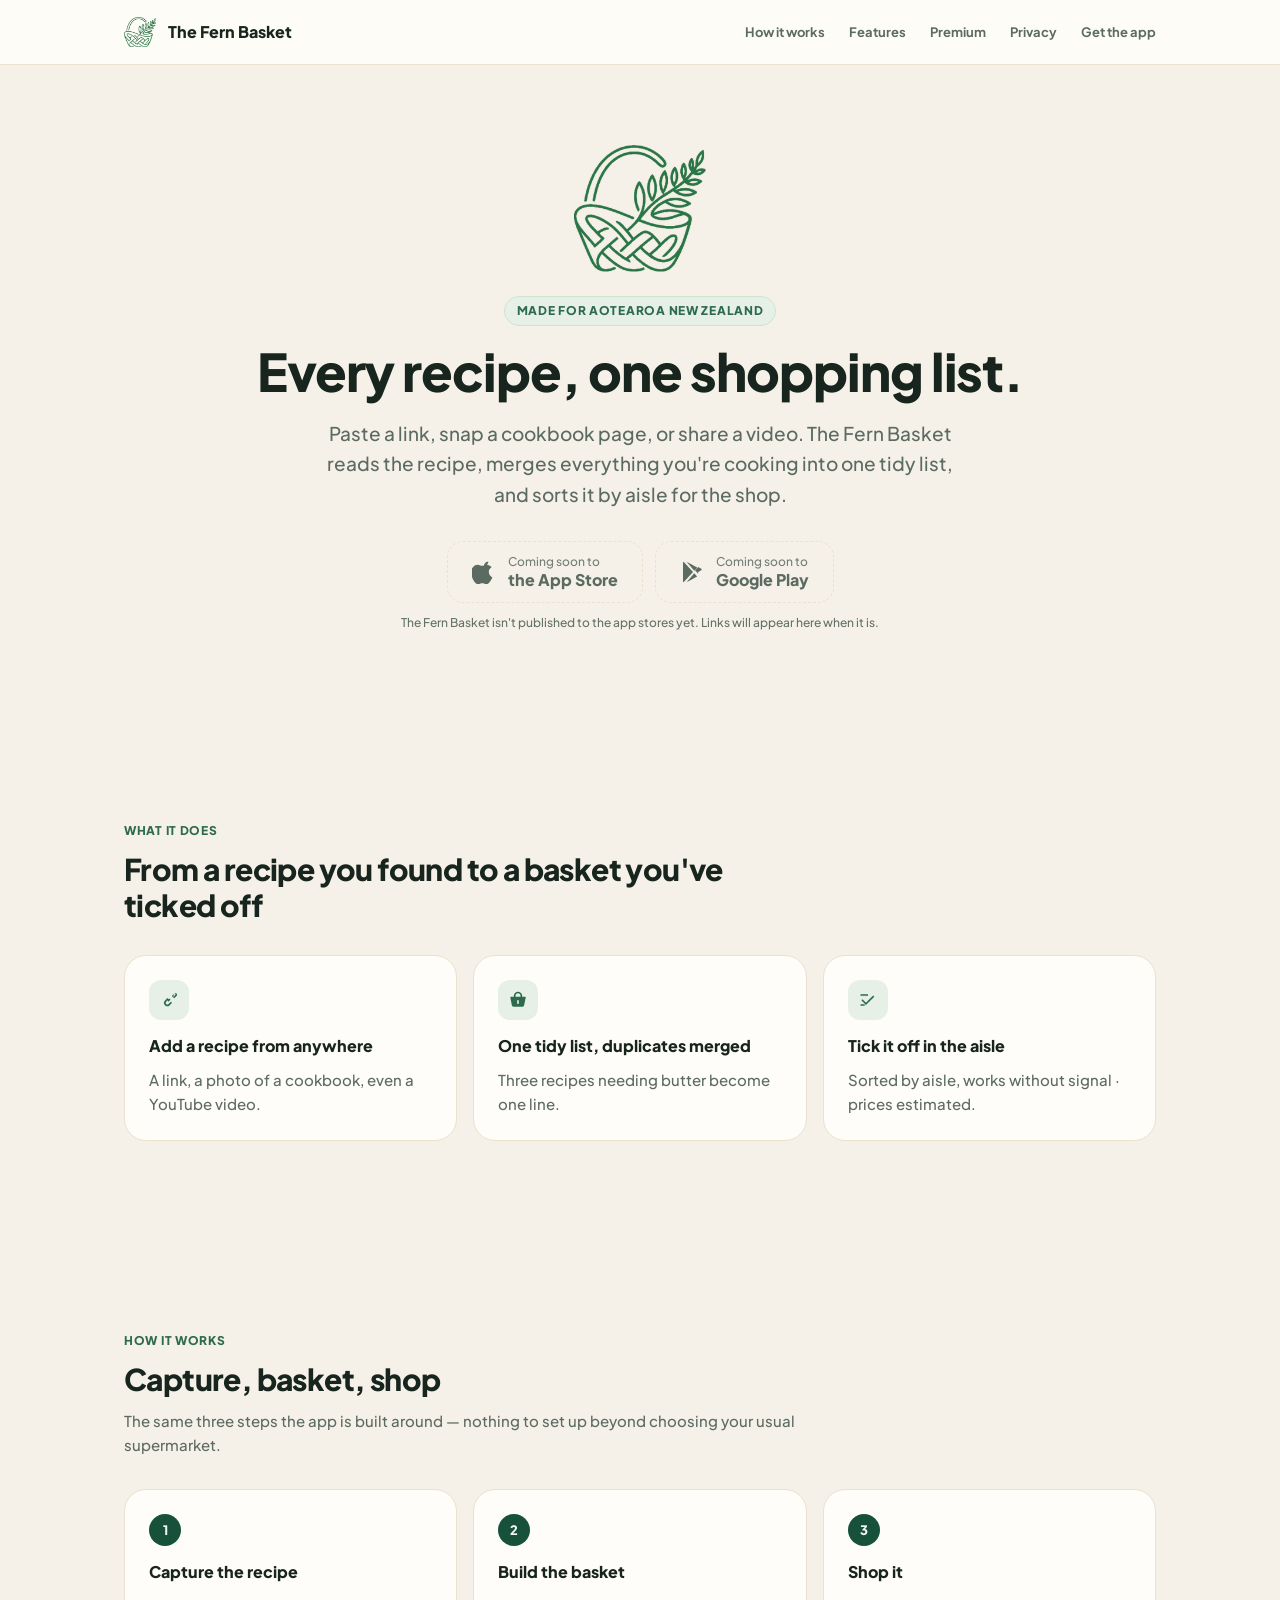
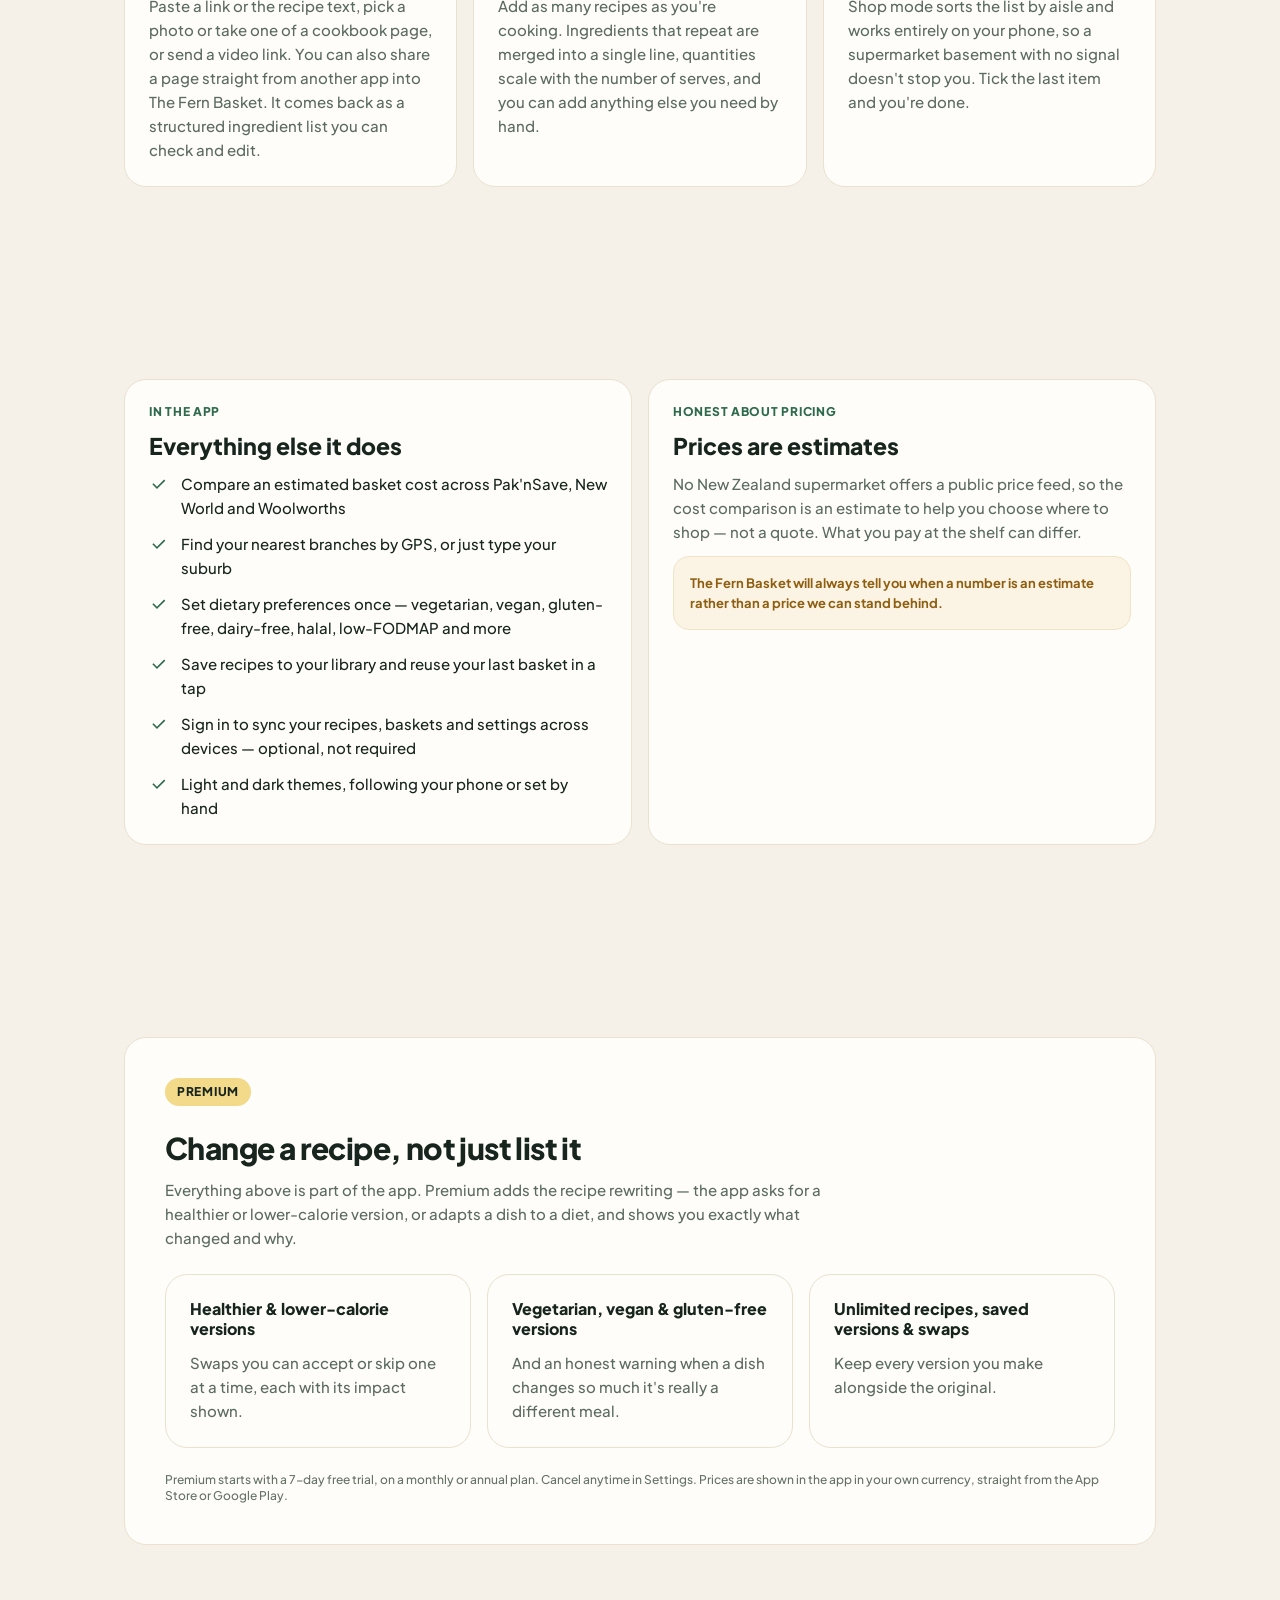
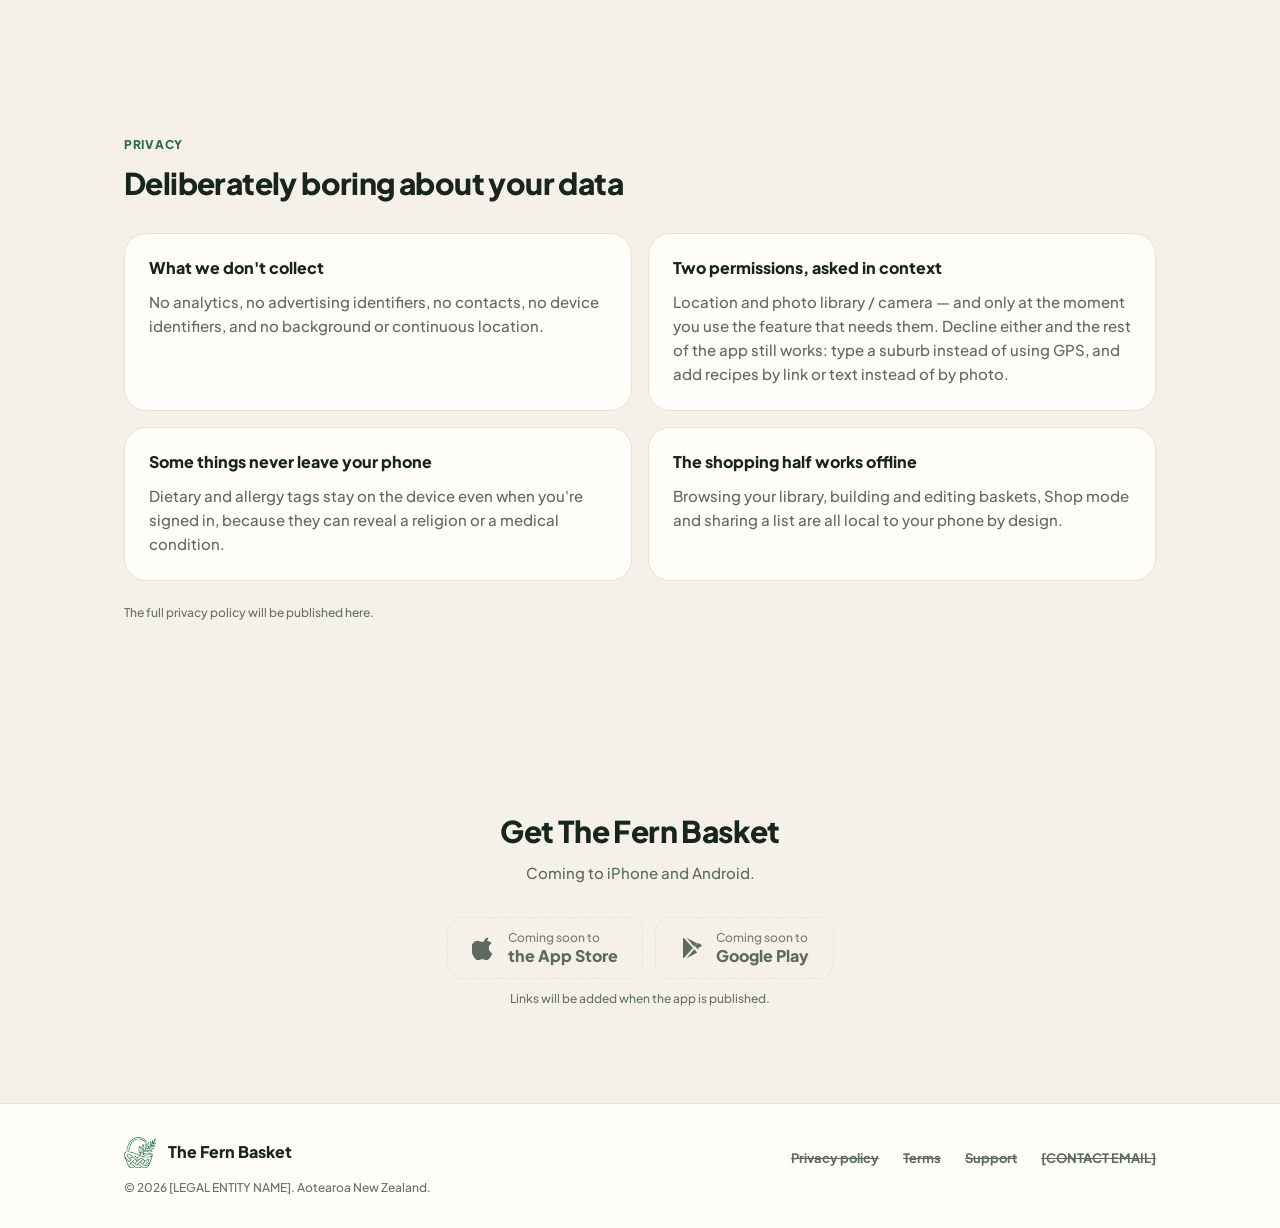
<file: index.html>
<!doctype html>
<html lang="en-NZ">
<head>
<meta charset="utf-8">
<meta name="viewport" content="width=device-width, initial-scale=1">
<title>The Fern Basket — Every recipe, one shopping list.</title>
<meta name="description" content="The Fern Basket turns any recipe — a link, a photo, even a video — into one tidy, aisle-sorted shopping list. Built for New Zealand.">
<meta name="theme-color" content="#F6F1E8" media="(prefers-color-scheme: light)">
<meta name="theme-color" content="#0E1713" media="(prefers-color-scheme: dark)">
<link rel="icon" href="assets/favicon.png" type="image/png">

<meta property="og:type" content="website">
<meta property="og:title" content="The Fern Basket">
<meta property="og:description" content="Every recipe, one shopping list.">
<meta property="og:image" content="assets/logo-mark.png">

<!-- Plus Jakarta Sans is the app's typeface (src/theme/tokens.ts `font`),
     at weights 500 / 600 / 700 / 800. -->
<link rel="preconnect" href="https://fonts.googleapis.com">
<link rel="preconnect" href="https://fonts.gstatic.com" crossorigin>
<link href="https://fonts.googleapis.com/css2?family=Plus+Jakarta+Sans:wght@500;600;700;800&display=swap" rel="stylesheet">

<link rel="stylesheet" href="styles.css">
</head>
<body>
<a class="skip-link" href="#main">Skip to content</a>

<header class="site-header">
  <div class="wrap">
    <a class="brand" href="#top">
      <img src="assets/logo-mark.png" alt="" width="32" height="32">
      <span>The Fern Basket</span>
    </a>
    <nav class="site-nav" aria-label="Primary">
      <a href="#how">How it works</a>
      <a href="#features">Features</a>
      <a href="#premium">Premium</a>
      <a href="#privacy">Privacy</a>
      <a href="#get">Get the app</a>
    </nav>
  </div>
</header>

<main id="main">

  <!-- ================= HERO ================= -->
  <section class="hero" id="top">
    <div class="wrap">
      <img class="hero-logo" src="assets/logo-mark.png" alt="The Fern Basket logo: a woven basket with a fern frond.">
      <p class="hero-region">Made for Aotearoa New Zealand</p>
      <h1>Every recipe, one shopping list.</h1>
      <p class="hero-sub">
        Paste a link, snap a cookbook page, or share a video. The Fern Basket
        reads the recipe, merges everything you're cooking into one tidy list,
        and sorts it by aisle for the shop.
      </p>

      <!--
        ============================================================
        STORE LINK PLACEHOLDERS — nothing here points anywhere yet.

        To switch a badge on, do all three:
          1. Replace href="#"  with the real store listing URL.
          2. Delete  class="store-badge is-placeholder"  →  class="store-badge"
          3. Delete the  aria-disabled="true"  attribute.
        Then update the .store-note line below, which currently says the app
        is not published yet.

        App identifiers, for building the URLs when the listings exist
        (from the app's app.json):
          iOS bundle id      nz.co.ecocraft.baskettranstasman
          Android package    nz.co.ecocraft.baskettranstasman
        ============================================================
      -->
      <div class="store-links">
        <a class="store-badge is-placeholder" href="#" aria-disabled="true">
          <svg viewBox="0 0 24 24" aria-hidden="true"><path d="M16.365 1.43c0 1.14-.42 2.2-1.12 3.01-.85.98-2.24 1.74-3.37 1.65a3.78 3.78 0 0 1 1.13-2.94c.79-.86 2.15-1.5 3.36-1.72Zm3.98 16.06c-.58 1.34-.86 1.94-1.6 3.12-1.04 1.65-2.5 3.7-4.31 3.72-1.61.01-2.02-1.05-4.2-1.04-2.18.01-2.64 1.06-4.25 1.04-1.81-.02-3.2-1.87-4.23-3.51-2.9-4.62-3.2-10.04-1.42-12.92 1.27-2.05 3.27-3.25 5.15-3.25 1.92 0 3.12 1.05 4.7 1.05 1.54 0 2.48-1.05 4.7-1.05 1.68 0 3.45.91 4.72 2.49-4.15 2.27-3.48 8.2.74 10.35Z"/></svg>
          <span class="badge-lines">
            <span class="badge-kicker">Coming soon to</span>
            <span class="badge-name">the App Store</span>
          </span>
        </a>

        <a class="store-badge is-placeholder" href="#" aria-disabled="true">
          <svg viewBox="0 0 24 24" aria-hidden="true"><path d="M3.6 1.84a1.5 1.5 0 0 0-.6 1.2v17.92c0 .48.22.92.6 1.2l9.42-10.16L3.6 1.84Zm10.63 11.42 2.9 3.13-10.5 5.95 7.6-9.08Zm0-2.52L6.63 1.66l10.5 5.95-2.9 3.13Zm3.98 1.26 3.03-1.72c.63-.36.63-1.28 0-1.64l-3.03-1.72-3.2 3.45 3.2 3.45-.01-1.82Z"/></svg>
          <span class="badge-lines">
            <span class="badge-kicker">Coming soon to</span>
            <span class="badge-name">Google Play</span>
          </span>
        </a>
      </div>

      <!-- Update this line when the listings go live. -->
      <p class="store-note caption">
        The Fern Basket isn't published to the app stores yet. Links will appear here when it is.
      </p>
    </div>
  </section>

  <!-- ================= PERKS ================= -->
  <!-- These three cards are the app's own welcome-screen perks, kept word for
       word in step with src/app/onboarding.tsx (HERO_PERKS). If that list
       changes in the app, change it here too. -->
  <section id="features">
    <div class="wrap">
      <div class="section-head">
        <p class="overline">What it does</p>
        <h2>From a recipe you found to a basket you've ticked off</h2>
      </div>

      <div class="grid grid-3">
        <article class="card">
          <div class="card-icon">
            <svg viewBox="0 0 24 24" aria-hidden="true"><path d="M10.6 13.4a1 1 0 0 1 0-1.4l1.4-1.4a1 1 0 0 1 1.4 1.4l-1.4 1.4a1 1 0 0 1-1.4 0Zm-3.4 4.8a4 4 0 0 1 0-5.66l2.83-2.83 1.41 1.42-2.83 2.82a2 2 0 1 0 2.83 2.83l2.83-2.83 1.41 1.41-2.83 2.83a4 4 0 0 1-5.65 0Zm9.6-9.6-1.41-1.41 2.83-2.83a2 2 0 1 1 2.82 2.83l-2.82 2.83-1.42-1.42 2.83-2.82a.99.99 0 1 0-1.41-1.41L16.8 8.6Z"/></svg>
          </div>
          <h3>Add a recipe from anywhere</h3>
          <p class="muted">A link, a photo of a cookbook, even a YouTube video.</p>
        </article>

        <article class="card">
          <div class="card-icon">
            <svg viewBox="0 0 24 24" aria-hidden="true"><path d="M17 8V7a5 5 0 0 0-10 0v1H3.8a1 1 0 0 0-.98 1.2l1.8 9A2 2 0 0 0 6.58 20h10.84a2 2 0 0 0 1.96-1.6l1.8-9A1 1 0 0 0 20.2 8H17ZM9 7a3 3 0 0 1 6 0v1H9V7Zm3 5a1 1 0 0 1 1 1v3a1 1 0 1 1-2 0v-3a1 1 0 0 1 1-1Z"/></svg>
          </div>
          <h3>One tidy list, duplicates merged</h3>
          <p class="muted">Three recipes needing butter become one line.</p>
        </article>

        <article class="card">
          <div class="card-icon">
            <svg viewBox="0 0 24 24" aria-hidden="true"><path d="M9.55 15.15 5.4 11l-1.4 1.4 5.55 5.55 10-10L18.15 6.6l-8.6 8.55ZM3 5h9v2H3V5Zm0 12h5v2H3v-2Z"/></svg>
          </div>
          <h3>Tick it off in the aisle</h3>
          <p class="muted">Sorted by aisle, works without signal · prices estimated.</p>
        </article>
      </div>
    </div>
  </section>

  <!-- ================= HOW IT WORKS ================= -->
  <section id="how">
    <div class="wrap">
      <div class="section-head">
        <p class="overline">How it works</p>
        <h2>Capture, basket, shop</h2>
        <p class="muted">
          The same three steps the app is built around — nothing to set up
          beyond choosing your usual supermarket.
        </p>
      </div>

      <div class="grid grid-3 steps">
        <article class="card step">
          <span class="step-no">1</span>
          <h3>Capture the recipe</h3>
          <p class="muted">
            Paste a link or the recipe text, pick a photo or take one of a
            cookbook page, or send a video link. You can also share a page
            straight from another app into The Fern Basket. It comes back as a
            structured ingredient list you can check and edit.
          </p>
        </article>

        <article class="card step">
          <span class="step-no">2</span>
          <h3>Build the basket</h3>
          <p class="muted">
            Add as many recipes as you're cooking. Ingredients that repeat are
            merged into a single line, quantities scale with the number of
            serves, and you can add anything else you need by hand.
          </p>
        </article>

        <article class="card step">
          <span class="step-no">3</span>
          <h3>Shop it</h3>
          <p class="muted">
            Shop mode sorts the list by aisle and works entirely on your phone,
            so a supermarket basement with no signal doesn't stop you. Tick the
            last item and you're done.
          </p>
        </article>
      </div>
    </div>
  </section>

  <!-- ================= MORE FEATURES ================= -->
  <section>
    <div class="wrap">
      <div class="grid grid-2">
        <div class="card">
          <p class="overline">In the app</p>
          <h3 style="font-size:23px;line-height:28px;">Everything else it does</h3>
          <ul class="feature-list">
            <li><svg viewBox="0 0 24 24" aria-hidden="true"><path d="M9.55 15.15 5.4 11l-1.4 1.4 5.55 5.55 10-10L18.15 6.6l-8.6 8.55Z"/></svg><span>Compare an estimated basket cost across Pak'nSave, New World and Woolworths</span></li>
            <li><svg viewBox="0 0 24 24" aria-hidden="true"><path d="M9.55 15.15 5.4 11l-1.4 1.4 5.55 5.55 10-10L18.15 6.6l-8.6 8.55Z"/></svg><span>Find your nearest branches by GPS, or just type your suburb</span></li>
            <li><svg viewBox="0 0 24 24" aria-hidden="true"><path d="M9.55 15.15 5.4 11l-1.4 1.4 5.55 5.55 10-10L18.15 6.6l-8.6 8.55Z"/></svg><span>Set dietary preferences once — vegetarian, vegan, gluten-free, dairy-free, halal, low-FODMAP and more</span></li>
            <li><svg viewBox="0 0 24 24" aria-hidden="true"><path d="M9.55 15.15 5.4 11l-1.4 1.4 5.55 5.55 10-10L18.15 6.6l-8.6 8.55Z"/></svg><span>Save recipes to your library and reuse your last basket in a tap</span></li>
            <li><svg viewBox="0 0 24 24" aria-hidden="true"><path d="M9.55 15.15 5.4 11l-1.4 1.4 5.55 5.55 10-10L18.15 6.6l-8.6 8.55Z"/></svg><span>Sign in to sync your recipes, baskets and settings across devices — optional, not required</span></li>
            <li><svg viewBox="0 0 24 24" aria-hidden="true"><path d="M9.55 15.15 5.4 11l-1.4 1.4 5.55 5.55 10-10L18.15 6.6l-8.6 8.55Z"/></svg><span>Light and dark themes, following your phone or set by hand</span></li>
          </ul>
        </div>

        <div class="card">
          <p class="overline">Honest about pricing</p>
          <h3 style="font-size:23px;line-height:28px;">Prices are estimates</h3>
          <p class="muted">
            No New Zealand supermarket offers a public price feed, so the cost
            comparison is an estimate to help you choose where to shop — not a
            quote. What you pay at the shelf can differ.
          </p>
          <div class="callout">
            The Fern Basket will always tell you when a number is an estimate
            rather than a price we can stand behind.
          </div>
        </div>
      </div>
    </div>
  </section>

  <!-- ================= PREMIUM ================= -->
  <section id="premium">
    <div class="wrap">
      <div class="premium">
        <span class="premium-tag">Premium</span>
        <div class="section-head" style="margin:0;">
          <h2>Change a recipe, not just list it</h2>
          <p class="muted">
            Everything above is part of the app. Premium adds the recipe
            rewriting — the app asks for a healthier or lower-calorie version,
            or adapts a dish to a diet, and shows you exactly what changed and why.
          </p>
        </div>

        <div class="grid grid-3">
          <article class="card">
            <h3>Healthier &amp; lower-calorie versions</h3>
            <p class="muted">Swaps you can accept or skip one at a time, each with its impact shown.</p>
          </article>
          <article class="card">
            <h3>Vegetarian, vegan &amp; gluten-free versions</h3>
            <p class="muted">And an honest warning when a dish changes so much it's really a different meal.</p>
          </article>
          <article class="card">
            <h3>Unlimited recipes, saved versions &amp; swaps</h3>
            <p class="muted">Keep every version you make alongside the original.</p>
          </article>
        </div>

        <p class="caption">
          Premium starts with a 7-day free trial, on a monthly or annual plan.
          Cancel anytime in Settings. Prices are shown in the app in your own
          currency, straight from the App Store or Google Play.
        </p>
      </div>
    </div>
  </section>

  <!-- ================= PRIVACY ================= -->
  <section id="privacy">
    <div class="wrap">
      <div class="section-head">
        <p class="overline">Privacy</p>
        <h2>Deliberately boring about your data</h2>
      </div>

      <div class="grid grid-2">
        <div class="card">
          <h3>What we don't collect</h3>
          <p class="muted">
            No analytics, no advertising identifiers, no contacts, no device
            identifiers, and no background or continuous location.
          </p>
        </div>
        <div class="card">
          <h3>Two permissions, asked in context</h3>
          <p class="muted">
            Location and photo library / camera — and only at the moment you
            use the feature that needs them. Decline either and the rest of the
            app still works: type a suburb instead of using GPS, and add
            recipes by link or text instead of by photo.
          </p>
        </div>
        <div class="card">
          <h3>Some things never leave your phone</h3>
          <p class="muted">
            Dietary and allergy tags stay on the device even when you're signed
            in, because they can reveal a religion or a medical condition.
          </p>
        </div>
        <div class="card">
          <h3>The shopping half works offline</h3>
          <p class="muted">
            Browsing your library, building and editing baskets, Shop mode and
            sharing a list are all local to your phone by design.
          </p>
        </div>
      </div>

      <p class="caption" style="margin-top:var(--sp-xl);">
        <!-- PLACEHOLDER: point this at the published policy once it lives in
             this repo (e.g. privacy.html). Until then it is marked as such. -->
        The full privacy policy will be published here.
      </p>
    </div>
  </section>

  <!-- ================= GET THE APP ================= -->
  <section id="get">
    <div class="wrap" style="text-align:center;">
      <div class="section-head" style="margin-left:auto;margin-right:auto;text-align:center;">
        <h2>Get The Fern Basket</h2>
        <p class="muted">Coming to iPhone and Android.</p>
      </div>

      <!-- Same placeholder rules as the hero badges above. Switch both sets on
           together so the page never offers a link in one place and not the
           other. -->
      <div class="store-links">
        <a class="store-badge is-placeholder" href="#" aria-disabled="true">
          <svg viewBox="0 0 24 24" aria-hidden="true"><path d="M16.365 1.43c0 1.14-.42 2.2-1.12 3.01-.85.98-2.24 1.74-3.37 1.65a3.78 3.78 0 0 1 1.13-2.94c.79-.86 2.15-1.5 3.36-1.72Zm3.98 16.06c-.58 1.34-.86 1.94-1.6 3.12-1.04 1.65-2.5 3.7-4.31 3.72-1.61.01-2.02-1.05-4.2-1.04-2.18.01-2.64 1.06-4.25 1.04-1.81-.02-3.2-1.87-4.23-3.51-2.9-4.62-3.2-10.04-1.42-12.92 1.27-2.05 3.27-3.25 5.15-3.25 1.92 0 3.12 1.05 4.7 1.05 1.54 0 2.48-1.05 4.7-1.05 1.68 0 3.45.91 4.72 2.49-4.15 2.27-3.48 8.2.74 10.35Z"/></svg>
          <span class="badge-lines">
            <span class="badge-kicker">Coming soon to</span>
            <span class="badge-name">the App Store</span>
          </span>
        </a>
        <a class="store-badge is-placeholder" href="#" aria-disabled="true">
          <svg viewBox="0 0 24 24" aria-hidden="true"><path d="M3.6 1.84a1.5 1.5 0 0 0-.6 1.2v17.92c0 .48.22.92.6 1.2l9.42-10.16L3.6 1.84Zm10.63 11.42 2.9 3.13-10.5 5.95 7.6-9.08Zm0-2.52L6.63 1.66l10.5 5.95-2.9 3.13Zm3.98 1.26 3.03-1.72c.63-.36.63-1.28 0-1.64l-3.03-1.72-3.2 3.45 3.2 3.45-.01-1.82Z"/></svg>
          <span class="badge-lines">
            <span class="badge-kicker">Coming soon to</span>
            <span class="badge-name">Google Play</span>
          </span>
        </a>
      </div>
      <p class="store-note caption">Links will be added when the app is published.</p>
    </div>
  </section>

</main>

<footer class="site-footer">
  <div class="wrap">
    <div>
      <a class="brand" href="#top">
        <img src="assets/logo-mark.png" alt="" width="32" height="32">
        <span>The Fern Basket</span>
      </a>
      <p class="caption" style="margin-top:var(--sp-md);">
        <!-- PLACEHOLDER: the app's own privacy policy still carries
             [LEGAL ENTITY NAME] and [ADDRESS] placeholders. Fill both in the
             same pass, so the site and the policy agree. -->
        © <span id="year">2026</span> [LEGAL ENTITY NAME]. Aotearoa New Zealand.
      </p>
    </div>

    <nav class="footer-links" aria-label="Footer">
      <!-- PLACEHOLDER: replace href and drop the is-placeholder-link class
           once each page exists. -->
      <a class="is-placeholder-link" href="#" aria-disabled="true">Privacy policy</a>
      <a class="is-placeholder-link" href="#" aria-disabled="true">Terms</a>
      <a class="is-placeholder-link" href="#" aria-disabled="true">Support</a>
      <!-- PLACEHOLDER: the contact address is unset in the app's privacy
           policy too ([CONTACT EMAIL]) — set both together. -->
      <a class="is-placeholder-link" href="#" aria-disabled="true">[CONTACT EMAIL]</a>
    </nav>
  </div>
</footer>

<script>
  // Keep the copyright year current without hardcoding it into the markup.
  document.getElementById('year').textContent = String(new Date().getFullYear());

  // The store badges and footer links are placeholders until real URLs exist.
  // Swallow the click so a visitor never lands back at the top of the page
  // thinking something is broken. Remove an element's placeholder class (and
  // its aria-disabled) when you give it a real href, and this stops applying.
  document.querySelectorAll('.is-placeholder, .is-placeholder-link').forEach(function (el) {
    el.addEventListener('click', function (e) { e.preventDefault(); });
  });
</script>
</body>
</html>
</file>
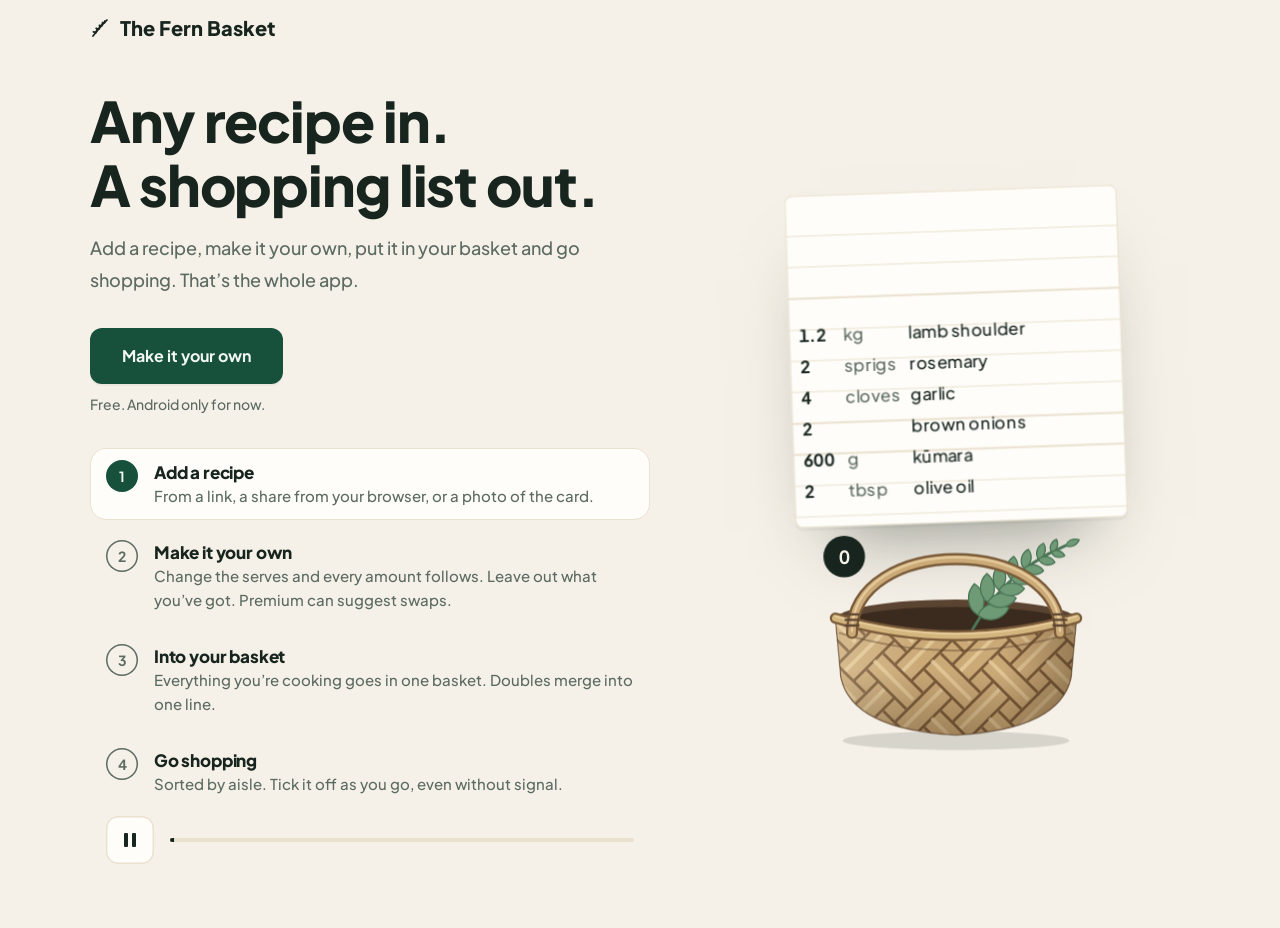
<file: concepts/basket/index.html>
<!doctype html>
<html lang="en-NZ">
<head>
<meta charset="utf-8">
<meta name="viewport" content="width=device-width, initial-scale=1, viewport-fit=cover">
<title>The Fern Basket: from recipe to basket</title>
<meta name="description" content="Add a recipe, make it your own, put it in your basket and go shopping. The Fern Basket, a New Zealand shopping list app.">
<script>document.documentElement.className = 'js';</script>
<link rel="preconnect" href="https://fonts.googleapis.com">
<link rel="preconnect" href="https://fonts.gstatic.com" crossorigin>
<link rel="stylesheet" href="https://fonts.googleapis.com/css2?family=Plus+Jakarta+Sans:wght@500;600;700;800&display=swap">
<style>
/* =========================================================================
   TOKENS: copied from the app's src/theme/tokens.ts. No invented colours.
   ========================================================================= */
:root {
  color-scheme: light;
  --paper: #F6F1E8; --surface: #FFFDF9; --line: #EAE1CF; --ink: #17251E; --muted: #5C6B62;
  --accent: #17513B; --on-accent: #F3F8F2; --checked: #797369;
  --shadow: 0 2px 0 rgba(23,37,30,.05), 0 24px 48px -28px rgba(23,37,30,.45);
  --shadow-paper: 0 2px 0 rgba(23,37,30,.05), 0 32px 56px -30px rgba(23,37,30,.5);
  --font-body: 'Plus Jakarta Sans', system-ui, -apple-system, 'Segoe UI', Roboto, Arial, sans-serif;
}
@media (prefers-color-scheme: dark) {
  :root {
    color-scheme: dark;
    --paper: #0E1713; --surface: #17211C; --line: #26332B; --ink: #EAF0EC; --muted: #8A968F;
    --accent: #6FC79B; --on-accent: #0E1713; --checked: #918B80;
    --shadow: 0 2px 0 rgba(0,0,0,.3), 0 24px 48px -28px rgba(0,0,0,.8);
    --shadow-paper: 0 2px 0 rgba(0,0,0,.3), 0 32px 56px -30px rgba(0,0,0,.9);
  }
}

/* =========================================================================
   PAGE
   ========================================================================= */
*, *::before, *::after { box-sizing: border-box; }
html { -webkit-text-size-adjust: 100%; overflow-x: clip; }
body { margin: 0; background: var(--paper); color: var(--ink); font: 500 16px/24px var(--font-body); -webkit-font-smoothing: antialiased; }
p, h1, h2, ol { margin: 0; }
.sr-only { position: absolute !important; width: 1px; height: 1px; overflow: hidden; clip: rect(0 0 0 0); white-space: nowrap; }
:focus-visible { outline: 3px solid var(--accent); outline-offset: 3px; }

.top { max-width: 1136px; margin: 0 auto; padding: 16px; display: flex; align-items: center; gap: 8px; font: 800 20px/24px var(--font-body); }
.top svg { width: 24px; height: 24px; fill: none; stroke: currentColor; stroke-width: 1.75; stroke-linecap: round; }
.hero { max-width: 1136px; margin: 0 auto; padding: 24px 16px 64px; overflow-x: clip; display: grid; gap: 40px; justify-items: center; }
.copy, .how { width: 100%; max-width: 440px; }
.hero h1 { font: 800 40px/48px var(--font-body); letter-spacing: -.02em; text-wrap: balance; max-width: 14em; }
.lede { margin-top: 16px; font-size: 18px; line-height: 32px; color: var(--muted); max-width: 34em; }
@media (min-width: 768px) { .hero h1 { font-size: 56px; line-height: 64px; } }
@media (min-width: 960px) {
  .hero h1 { max-width: none; }
  .hero { grid-template-columns: minmax(0, 560px) auto; grid-template-areas: "copy fit" "how fit"; align-items: start; justify-content: center; column-gap: 72px; row-gap: 32px; justify-items: stretch; padding-top: 32px; }
  .copy { grid-area: copy; max-width: none; } .how { grid-area: how; max-width: none; } .fit { grid-area: fit; align-self: center; }
}

/* Steps, synced with the animation. Each is a button that jumps to its beat. */
.steps { list-style: none; padding: 0; display: flex; flex-direction: column; gap: 8px; }
.step {
  width: 100%; min-height: 48px; padding: 12px 16px; display: flex; gap: 16px; align-items: flex-start; text-align: left;
  border: 0; border-radius: 16px; background: transparent; color: inherit; font: inherit; cursor: pointer;
  transition: background-color 250ms ease;
}
.step .n { flex: none; width: 32px; height: 32px; border-radius: 50%; display: grid; place-items: center; font-weight: 700; font-size: 14px; box-shadow: inset 0 0 0 1.5px var(--muted); color: var(--muted); transition: background-color 250ms ease, color 250ms ease, box-shadow 250ms ease; }
.step b { display: block; font: 800 17px/24px var(--font-body); letter-spacing: -.01em; }
.step .d { display: block; color: var(--muted); font-size: 15px; line-height: 24px; }
.step.on { background: var(--surface); box-shadow: inset 0 0 0 1px var(--line); }
.step.on .n { background: var(--accent); color: var(--on-accent); box-shadow: none; }
.controls { margin-top: 8px; display: flex; align-items: center; gap: 16px; padding: 0 16px; }
.pp { flex: none; width: 48px; height: 48px; display: grid; place-items: center; border: 0; border-radius: 12px; background: var(--surface); color: var(--ink); box-shadow: inset 0 0 0 1.5px var(--line); cursor: pointer; }
.pp svg { width: 20px; height: 20px; fill: currentColor; }
.pp .i-play { display: none; } .pp[aria-pressed="true"] .i-play { display: block; } .pp[aria-pressed="true"] .i-pause { display: none; }
.bar { flex: 1; height: 4px; border-radius: 2px; background: var(--line); overflow: hidden; }
.bar i { display: block; height: 100%; background: var(--ink); transform-origin: left; transform: scaleX(0); }
.cta { margin-top: 32px; display: flex; flex-direction: column; align-items: flex-start; gap: 8px; }
.btn { display: inline-flex; align-items: center; justify-content: center; min-height: 56px; padding: 16px 32px; border-radius: 12px; background: var(--accent); color: var(--on-accent); font-weight: 700; text-decoration: none; box-shadow: var(--shadow); }
.note { font-size: 14px; line-height: 24px; color: var(--muted); }
/* Without JavaScript, or with reduced motion, there is nothing to pause. */
html:not(.js) .controls { display: none; }
@media (prefers-reduced-motion: reduce) { .controls { display: none; } }

/* =========================================================================
   THE SCENE
   Drawn at 360 x 480 and scaled to fit. Everything that moves is animated
   with transform and opacity only (Web Animations API, run by the browser's
   compositor), which is what keeps it smooth. Default styles below are the
   state at the end of beat 1, so the scene still reads without JavaScript.
   ========================================================================= */
.fit { position: relative; width: calc(360px * var(--s, 1)); height: calc(480px * var(--s, 1)); }
.scene { position: absolute; left: 0; top: 0; width: 360px; height: 480px; transform: scale(var(--s, 1)); transform-origin: 0 0; }
.inner { position: absolute; inset: 0; }
.card, .card2, .list, .basket, .ico, .badge .col, .roll .col, .tap { will-change: transform, opacity; }
.ab { position: absolute; left: 0; top: 0; }

/* Recipe card */
.card { position: absolute; left: 52px; top: 20px; width: 256px; height: 256px; padding: 16px; border-radius: 6px; background: var(--surface);
  background-image: repeating-linear-gradient(transparent 0 23px, var(--line) 23px 24px); background-position: 0 8px;
  box-shadow: var(--shadow-paper), inset 0 0 0 1px var(--line); transform: rotate(-2deg); }
.card .t { font: 800 16px/20px var(--font-body); letter-spacing: -.01em; }
.card .sv { margin-top: 0; font-size: 13px; line-height: 24px; font-weight: 600; color: var(--muted); }
.ln { position: absolute; left: 16px; right: 16px; height: 24px; font-size: 13px; line-height: 24px; white-space: nowrap; }
.ln .q { position: absolute; left: 0; font-weight: 700; font-variant-numeric: tabular-nums; }
.ln .u { position: absolute; left: 34px; color: var(--muted); }
.ln .n { position: absolute; left: 84px; }
.roll { display: inline-block; height: 24px; overflow: hidden; vertical-align: top; }
.roll .col { display: flex; flex-direction: column; }
.roll .col > span { height: 24px; }
.strike { position: absolute; left: -2px; right: -2px; height: 2px; top: 11px; background: var(--ink); transform: scaleX(0); transform-origin: left center; }
.swapto { position: absolute; left: 84px; color: var(--accent); font: 700 13px/24px var(--font-body); opacity: 0; }
.chip { position: absolute; left: 148px; top: 4px; height: 16px; padding: 0 6px; border-radius: 8px; font: 700 10px/16px var(--font-body); letter-spacing: .06em; text-transform: uppercase; box-shadow: inset 0 0 0 1px var(--accent); color: var(--accent); opacity: 0; }
.tap { position: absolute; width: 36px; height: 36px; margin: -18px 0 0 -18px; border-radius: 50%; box-shadow: 0 0 0 2px var(--accent); opacity: 0; }

.card2 { position: absolute; left: 76px; top: 64px; width: 208px; height: 136px; padding: 16px; border-radius: 6px; background: var(--surface);
  background-image: repeating-linear-gradient(transparent 0 23px, var(--line) 23px 24px); background-position: 0 8px;
  box-shadow: var(--shadow-paper), inset 0 0 0 1px var(--line); opacity: 0; transform: translate(200px,-12px) rotate(5deg); }
.card2 .ln { left: 16px; }

/* Basket: back (shadow, handle, inside), the items, then the woven front over them.
   Drawn at 280 x 236 and shown at 200 x 170, in the shape of the logo: the arched
   handle, the interlaced weave and the fern rising out of it. The produce and the
   wicker keep their natural colours in both colour schemes; that is what makes
   them readable. */
.basket { position: absolute; left: 80px; top: 290px; width: 200px; height: 170px; transform-origin: 50% 100%; }
.basket svg.layer { position: absolute; inset: 0; width: 200px; height: 170px; overflow: visible; }
.items { position: absolute; inset: 0; }
.ico { position: absolute; left: 0; top: 0; width: 52px; height: 52px; opacity: 0; }
.ico svg { display: block; width: 52px; height: 52px; overflow: visible; }
.badge { position: absolute; left: -2px; top: -4px; width: 32px; height: 32px; border-radius: 50%; background: var(--ink); color: var(--paper); overflow: hidden; font: 700 14px/32px var(--font-body); text-align: center; font-variant-numeric: tabular-nums; }
.badge .col { display: flex; flex-direction: column; }
.badge .col > span { height: 32px; }
.plus { position: absolute; left: 112px; top: -4px; font: 700 16px/24px var(--font-body); color: var(--accent); opacity: 0; }

/* Shopping list */
.list { position: absolute; left: 40px; top: 12px; width: 280px; height: 312px; padding: 16px; border-radius: 6px; background: var(--surface); box-shadow: var(--shadow-paper), inset 0 0 0 1px var(--line); opacity: 0; transform: translateY(40px); }
.list .t { font: 800 16px/20px var(--font-body); letter-spacing: -.01em; }
.aisle { position: absolute; left: 16px; font: 700 11px/24px var(--font-body); letter-spacing: .12em; text-transform: uppercase; color: var(--muted); }
.li { position: absolute; left: 16px; right: 16px; height: 24px; font-size: 13px; line-height: 24px; white-space: nowrap; }
.li .bx { position: absolute; left: 0; top: 5px; width: 14px; height: 14px; border-radius: 3px; box-shadow: inset 0 0 0 1.5px var(--ink); }
.li .ck { position: absolute; left: -1px; top: 1px; width: 18px; height: 18px; opacity: 0; transform: scale(0); fill: none; stroke: var(--accent); stroke-width: 3; stroke-linecap: round; stroke-linejoin: round; }
.li .tx { position: absolute; left: 24px; }
.li .tx b { font-variant-numeric: tabular-nums; }
.li .st { position: absolute; left: -2px; right: -2px; height: 1.5px; top: 12px; background: var(--checked); transform: scaleX(0); transform-origin: left center; }
.stamp { position: absolute; left: 196px; top: 20px; padding: 0 12px; border-radius: 8px; box-shadow: inset 0 0 0 2.5px var(--accent); color: var(--accent); font: 700 16px/32px var(--font-body); letter-spacing: .14em; opacity: 0; transform: rotate(-12deg); }
</style>
</head>
<body>
<header class="top">
  <svg viewBox="0 0 24 24" aria-hidden="true"><path d="M5 20C9 15 13 10 19 4"/><path d="M8 16.6 5.4 15.8M8 16.6l.9-2.7M11 13.1l-2.8-.8M11 13.1l.8-2.8M13.8 9.9l-2.4-.6M13.8 9.9l.6-2.4M16.5 6.9l-1.9-.4M16.5 6.9l.4-1.9"/></svg>
  The Fern Basket
</header>

<main class="hero">
  <div class="copy">
    <h1>Any recipe in. A&nbsp;shopping list out.</h1>
    <p class="lede">Add a recipe, make it your own, put it in your basket and go shopping. That’s the whole app.</p>
    <div class="cta">
      <!-- CHECK: the real Google Play opt-in link from Play Console -->
      <a class="btn" href="https://play.google.com/apps/testing/nz.co.ecocraft.baskettranstasman">Make it your own</a>
      <p class="note">Free. Android only for now.</p>
    </div>
  </div>

  <!-- ===== THE SCENE (decorative; the steps beside it say the same thing in words) ===== -->
  <div class="fit" id="fit">
    <div class="scene" aria-hidden="true">
      <div class="inner" id="inner">

        <!-- Recipe card -->
        <div class="card" id="card">
          <p class="t" id="c-title">Lamb shoulder,<br>rosemary &amp; kūmara</p>
          <p class="sv" id="c-serves">Serves <span class="roll"><span class="col" id="r-serves"><span>4</span><span>6</span></span></span></p>
          <div class="ln" style="top:96px" id="l0"><span class="q"><span class="roll"><span class="col"><span>1.2</span><span>1.8</span></span></span></span><span class="u">kg</span><span class="n">lamb shoulder</span></div>
          <div class="ln" style="top:120px" id="l1"><span class="q"><span class="roll"><span class="col"><span>2</span><span>3</span></span></span></span><span class="u">sprigs</span><span class="n">rosemary</span></div>
          <div class="ln" style="top:144px" id="l2"><span class="q"><span class="roll"><span class="col"><span>4</span><span>6</span></span></span></span><span class="u">cloves</span><span class="n">garlic</span></div>
          <div class="ln" style="top:168px" id="l3"><span class="q"><span class="roll"><span class="col"><span>2</span><span>3</span></span></span></span><span class="u"></span><span class="n">brown onions</span></div>
          <div class="ln" style="top:192px" id="l4"><span class="q"><span class="roll"><span class="col"><span>600</span><span>900</span></span></span></span><span class="u">g</span><span class="n" id="kumara">kūmara<i class="strike" id="s-kumara"></i></span><span class="swapto" id="pumpkin">pumpkin</span><span class="chip" id="chip">Premium</span></div>
          <div class="ln" style="top:216px" id="l5"><span class="q"><span class="roll"><span class="col"><span>2</span><span>3</span></span></span></span><span class="u">tbsp</span><span class="n">olive oil<i class="strike" id="s-oil"></i></span></div>
          <i class="tap" id="tap1" style="left:76px;top:76px"></i>
          <i class="tap" id="tap2" style="left:112px;top:204px"></i>
          <i class="tap" id="tap3" style="left:116px;top:228px"></i>
        </div>

        <!-- Second recipe, arrives in beat 3 -->
        <div class="card2" id="card2">
          <p class="t" style="font: 800 16px/20px var(--font-body)">Courgette fritters</p>
          <div class="ln" style="top:40px"><span class="q">3</span><span class="n" style="left:36px">courgettes</span></div>
          <div class="ln" style="top:64px"><span class="q">1</span><span class="n" style="left:36px">brown onion</span></div>
          <div class="ln" style="top:88px"><span class="q">2</span><span class="n" style="left:36px">eggs</span></div>
        </div>

        <!-- Shopping list, beat 4 -->
        <div class="list" id="list">
          <p class="t">This week</p>
          <span class="aisle" style="top:48px">Fruit and vege</span>
          <div class="li" style="top:72px"><i class="bx"></i><svg class="ck" viewBox="0 0 18 18"><path d="M3 9.5l4 4L15 4"/></svg><span class="tx"><b>3</b> sprigs rosemary<i class="st"></i></span></div>
          <div class="li" style="top:96px"><i class="bx"></i><svg class="ck" viewBox="0 0 18 18"><path d="M3 9.5l4 4L15 4"/></svg><span class="tx"><b>6</b> cloves garlic<i class="st"></i></span></div>
          <div class="li" style="top:120px"><i class="bx"></i><svg class="ck" viewBox="0 0 18 18"><path d="M3 9.5l4 4L15 4"/></svg><span class="tx"><b>4</b> brown onions<i class="st"></i></span></div>
          <div class="li" style="top:144px"><i class="bx"></i><svg class="ck" viewBox="0 0 18 18"><path d="M3 9.5l4 4L15 4"/></svg><span class="tx"><b>900</b> g pumpkin<i class="st"></i></span></div>
          <div class="li" style="top:168px"><i class="bx"></i><svg class="ck" viewBox="0 0 18 18"><path d="M3 9.5l4 4L15 4"/></svg><span class="tx"><b>3</b> courgettes<i class="st"></i></span></div>
          <span class="aisle" style="top:192px">Meat and seafood</span>
          <div class="li" style="top:216px"><i class="bx"></i><svg class="ck" viewBox="0 0 18 18"><path d="M3 9.5l4 4L15 4"/></svg><span class="tx"><b>1.8</b> kg lamb shoulder<i class="st"></i></span></div>
          <span class="aisle" style="top:240px">Chilled</span>
          <div class="li" style="top:264px"><i class="bx"></i><svg class="ck" viewBox="0 0 18 18"><path d="M3 9.5l4 4L15 4"/></svg><span class="tx"><b>2</b> eggs<i class="st"></i></span></div>
          <span class="stamp" id="stamp">SORTED</span>
        </div>

        <!-- Basket: back layer, the items, then the woven front over them -->
        <div class="basket" id="basket">
          <svg class="layer" viewBox="0 0 280 236">
            <ellipse cx="140" cy="214" rx="122" ry="10" fill="#17251E" opacity=".14"/>
            <ellipse cx="140" cy="84" rx="130" ry="22" fill="#5A4330"/>
            <ellipse cx="140" cy="86" rx="118" ry="16" fill="#3B2B1F"/>
            <g fill="none" stroke="#4A7556" stroke-width="3" stroke-linecap="round">
              <path d="M150 110C172 62 206 26 258 4"/>
            </g>
            <g fill="#6E9A76" stroke="#4A7556" stroke-width="1.4" stroke-linejoin="round">
              <path d="M0 0C8.5 -11.6 25.5 -10.4 34.0 0C25.5 10.4 8.5 11.6 0 0Z" transform="translate(163.7 78.8) rotate(-96.6)"/>
              <path d="M0 0C8.5 -11.6 25.5 -10.4 34.0 0C25.5 10.4 8.5 11.6 0 0Z" transform="translate(163.7 78.8) rotate(-12.6)"/>
              <path d="M0 0C7.7 -10.5 23.1 -9.4 30.8 0C23.1 9.4 7.7 10.5 0 0Z" transform="translate(174.4 64.9) rotate(-92.1)"/>
              <path d="M0 0C7.7 -10.5 23.1 -9.4 30.8 0C23.1 9.4 7.7 10.5 0 0Z" transform="translate(174.4 64.9) rotate(-8.1)"/>
              <path d="M0 0C6.9 -9.4 20.7 -8.4 27.6 0C20.7 8.4 6.9 9.4 0 0Z" transform="translate(186.2 51.9) rotate(-87.4)"/>
              <path d="M0 0C6.9 -9.4 20.7 -8.4 27.6 0C20.7 8.4 6.9 9.4 0 0Z" transform="translate(186.2 51.9) rotate(-3.4)"/>
              <path d="M0 0C6.1 -8.3 18.3 -7.5 24.4 0C18.3 7.5 6.1 8.3 0 0Z" transform="translate(199.1 39.8) rotate(-82.5)"/>
              <path d="M0 0C6.1 -8.3 18.3 -7.5 24.4 0C18.3 7.5 6.1 8.3 0 0Z" transform="translate(199.1 39.8) rotate(1.5)"/>
              <path d="M0 0C5.3 -7.2 15.9 -6.5 21.2 0C15.9 6.5 5.3 7.2 0 0Z" transform="translate(213.3 28.7) rotate(-77.5)"/>
              <path d="M0 0C5.3 -7.2 15.9 -6.5 21.2 0C15.9 6.5 5.3 7.2 0 0Z" transform="translate(213.3 28.7) rotate(6.5)"/>
              <path d="M0 0C4.5 -6.1 13.5 -5.5 18.0 0C13.5 5.5 4.5 6.1 0 0Z" transform="translate(228.9 18.6) rotate(-72.6)"/>
              <path d="M0 0C4.5 -6.1 13.5 -5.5 18.0 0C13.5 5.5 4.5 6.1 0 0Z" transform="translate(228.9 18.6) rotate(11.4)"/>
              <path d="M0 0C3.7 -5.0 11.1 -4.5 14.8 0C11.1 4.5 3.7 5.0 0 0Z" transform="translate(242.9 11.0) rotate(-68.7)"/>
              <path d="M0 0C3.7 -5.0 11.1 -4.5 14.8 0C11.1 4.5 3.7 5.0 0 0Z" transform="translate(242.9 11.0) rotate(15.3)"/>
              <path d="M0 0C4 -4 10 -5 16 0C10 5 4 4 0 0Z" transform="translate(258.0 4.0) rotate(-22.9)"/>
            </g>
          </svg>
          <div class="items" id="items"></div>
          <svg class="layer" viewBox="0 0 280 236">
            <defs>
              <clipPath id="fb-body"><path d="M10 82Q140 120 270 82L264 146Q252 202 140 208Q28 202 16 146Z"/></clipPath>
              <linearGradient id="fb-round" x1="0" y1="0" x2="1" y2="0"><stop offset="0" stop-color="#FFF6DE" stop-opacity=".22"/><stop offset=".35" stop-color="#FFF6DE" stop-opacity="0"/><stop offset=".7" stop-color="#3A2614" stop-opacity="0"/><stop offset="1" stop-color="#3A2614" stop-opacity=".34"/></linearGradient>
              <linearGradient id="fb-down" x1="0" y1="0" x2="0" y2="1"><stop offset=".45" stop-color="#3A2614" stop-opacity="0"/><stop offset="1" stop-color="#3A2614" stop-opacity=".3"/></linearGradient>
            </defs>
            <path d="M10 82Q140 120 270 82L264 146Q252 202 140 208Q28 202 16 146Z" fill="#C9A876"/>
            <g clip-path="url(#fb-body)">
            <path d="M60 40L-140 240M122 40L-78 240M184 40L-16 240M246 40L46 240M308 40L108 240M370 40L170 240M432 40L232 240M494 40L294 240" stroke="#7A5B3A" stroke-width="28" fill="none"/>
            <path d="M60 40L-140 240M122 40L-78 240M184 40L-16 240M246 40L46 240M308 40L108 240M370 40L170 240M432 40L232 240M494 40L294 240" stroke="#CBAA78" stroke-width="22" fill="none"/>
            <path d="M60 40L-140 240M122 40L-78 240M184 40L-16 240M246 40L46 240M308 40L108 240M370 40L170 240M432 40L232 240M494 40L294 240" stroke="#EBD3A3" stroke-width="4" fill="none" opacity=".7" transform="translate(-1.2 -1.2)"/>
            <path d="M-160 40L40 240" stroke="#7A5B3A" stroke-width="28" fill="none" stroke-dasharray="59.68 28" stroke-dashoffset="49.64"/>
            <path d="M-160 40L40 240" stroke="#CBAA78" stroke-width="22" fill="none" stroke-dasharray="59.68 28" stroke-dashoffset="49.64"/>
            <path d="M-160 40L40 240" stroke="#EBD3A3" stroke-width="4" fill="none" opacity=".7" stroke-dasharray="59.68 28" stroke-dashoffset="49.64" transform="translate(-1.2 -1.2)"/>
            <path d="M-98 40L102 240" stroke="#7A5B3A" stroke-width="28" fill="none" stroke-dasharray="59.68 28" stroke-dashoffset="49.64"/>
            <path d="M-98 40L102 240" stroke="#CBAA78" stroke-width="22" fill="none" stroke-dasharray="59.68 28" stroke-dashoffset="49.64"/>
            <path d="M-98 40L102 240" stroke="#EBD3A3" stroke-width="4" fill="none" opacity=".7" stroke-dasharray="59.68 28" stroke-dashoffset="49.64" transform="translate(-1.2 -1.2)"/>
            <path d="M-36 40L164 240" stroke="#7A5B3A" stroke-width="28" fill="none" stroke-dasharray="59.68 28" stroke-dashoffset="49.64"/>
            <path d="M-36 40L164 240" stroke="#CBAA78" stroke-width="22" fill="none" stroke-dasharray="59.68 28" stroke-dashoffset="49.64"/>
            <path d="M-36 40L164 240" stroke="#EBD3A3" stroke-width="4" fill="none" opacity=".7" stroke-dasharray="59.68 28" stroke-dashoffset="49.64" transform="translate(-1.2 -1.2)"/>
            <path d="M26 40L226 240" stroke="#7A5B3A" stroke-width="28" fill="none" stroke-dasharray="59.68 28" stroke-dashoffset="49.64"/>
            <path d="M26 40L226 240" stroke="#CBAA78" stroke-width="22" fill="none" stroke-dasharray="59.68 28" stroke-dashoffset="49.64"/>
            <path d="M26 40L226 240" stroke="#EBD3A3" stroke-width="4" fill="none" opacity=".7" stroke-dasharray="59.68 28" stroke-dashoffset="49.64" transform="translate(-1.2 -1.2)"/>
            <path d="M88 40L288 240" stroke="#7A5B3A" stroke-width="28" fill="none" stroke-dasharray="59.68 28" stroke-dashoffset="49.64"/>
            <path d="M88 40L288 240" stroke="#CBAA78" stroke-width="22" fill="none" stroke-dasharray="59.68 28" stroke-dashoffset="49.64"/>
            <path d="M88 40L288 240" stroke="#EBD3A3" stroke-width="4" fill="none" opacity=".7" stroke-dasharray="59.68 28" stroke-dashoffset="49.64" transform="translate(-1.2 -1.2)"/>
            <path d="M150 40L350 240" stroke="#7A5B3A" stroke-width="28" fill="none" stroke-dasharray="59.68 28" stroke-dashoffset="49.64"/>
            <path d="M150 40L350 240" stroke="#CBAA78" stroke-width="22" fill="none" stroke-dasharray="59.68 28" stroke-dashoffset="49.64"/>
            <path d="M150 40L350 240" stroke="#EBD3A3" stroke-width="4" fill="none" opacity=".7" stroke-dasharray="59.68 28" stroke-dashoffset="49.64" transform="translate(-1.2 -1.2)"/>
            <path d="M212 40L412 240" stroke="#7A5B3A" stroke-width="28" fill="none" stroke-dasharray="59.68 28" stroke-dashoffset="49.64"/>
            <path d="M212 40L412 240" stroke="#CBAA78" stroke-width="22" fill="none" stroke-dasharray="59.68 28" stroke-dashoffset="49.64"/>
            <path d="M212 40L412 240" stroke="#EBD3A3" stroke-width="4" fill="none" opacity=".7" stroke-dasharray="59.68 28" stroke-dashoffset="49.64" transform="translate(-1.2 -1.2)"/>
            <path d="M274 40L474 240" stroke="#7A5B3A" stroke-width="28" fill="none" stroke-dasharray="59.68 28" stroke-dashoffset="49.64"/>
            <path d="M274 40L474 240" stroke="#CBAA78" stroke-width="22" fill="none" stroke-dasharray="59.68 28" stroke-dashoffset="49.64"/>
            <path d="M274 40L474 240" stroke="#EBD3A3" stroke-width="4" fill="none" opacity=".7" stroke-dasharray="59.68 28" stroke-dashoffset="49.64" transform="translate(-1.2 -1.2)"/>
            <path d="M336 40L536 240" stroke="#7A5B3A" stroke-width="28" fill="none" stroke-dasharray="59.68 28" stroke-dashoffset="49.64"/>
            <path d="M336 40L536 240" stroke="#CBAA78" stroke-width="22" fill="none" stroke-dasharray="59.68 28" stroke-dashoffset="49.64"/>
            <path d="M336 40L536 240" stroke="#EBD3A3" stroke-width="4" fill="none" opacity=".7" stroke-dasharray="59.68 28" stroke-dashoffset="49.64" transform="translate(-1.2 -1.2)"/>
            </g>
            <path d="M10 82Q140 120 270 82L264 146Q252 202 140 208Q28 202 16 146Z" fill="url(#fb-round)"/>
            <path d="M10 82Q140 120 270 82L264 146Q252 202 140 208Q28 202 16 146Z" fill="url(#fb-down)"/>
            <path d="M10 82Q140 120 270 82L264 146Q252 202 140 208Q28 202 16 146Z" fill="none" stroke="#5E4632" stroke-width="1.5" opacity=".6"/>
            <path d="M14 98Q140 136 266 98" stroke="#5E4632" stroke-width="2" fill="none" opacity=".45"/>
            <path d="M10 82Q140 120 270 82" stroke="#7A5B3A" stroke-width="12" fill="none" stroke-linecap="round"/>
            <path d="M10 82Q140 120 270 82" stroke="#D3B57E" stroke-width="7" fill="none" stroke-linecap="round"/>
            <path d="M10 80Q140 118 270 80" stroke="#EBD3A3" stroke-width="2" fill="none" stroke-linecap="round" opacity=".8"/>
            <path d="M28 98C28 -8 252 -8 252 98" stroke="#7A5B3A" stroke-width="13" fill="none" stroke-linecap="round"/>
            <path d="M28 98C28 -8 252 -8 252 98" stroke="#CBAA78" stroke-width="8" fill="none" stroke-linecap="round"/>
            <path d="M28 96C28 -10 252 -10 252 96" stroke="#EBD3A3" stroke-width="2.5" fill="none" stroke-linecap="round" opacity=".8"/>
            <path d="M21 78h14M21 84h14M21 90h14M245 78h14M245 84h14M245 90h14" stroke="#5E4632" stroke-width="2.5" stroke-linecap="round"/>
          </svg>
          <span class="plus" id="plus">+1</span>
          <span class="badge"><span class="col" id="badge"><span>0</span><span>1</span><span>2</span><span>3</span><span>4</span><span>5</span><span>6</span><span>7</span></span></span>
        </div>

      </div>
    </div>
  </div>

  <!-- ===== THE STEPS (the words; each jumps to its part of the animation) ===== -->
  <div class="how">
    <ol class="steps" id="steps">
      <li><button class="step on" type="button" data-beat="0"><span class="n">1</span><span><b>Add a recipe</b><span class="d">From a link, a share from your browser, or a photo of the card.</span></span></button></li>
      <li><button class="step" type="button" data-beat="1"><span class="n">2</span><span><b>Make it your own</b><span class="d">Change the serves and every amount follows. Leave out what you’ve got. Premium can suggest swaps.</span></span></button></li>
      <li><button class="step" type="button" data-beat="2"><span class="n">3</span><span><b>Into your basket</b><span class="d">Everything you’re cooking goes in one basket. Doubles merge into one line.</span></span></button></li>
      <li><button class="step" type="button" data-beat="3"><span class="n">4</span><span><b>Go shopping</b><span class="d">Sorted by aisle. Tick it off as you go, even without signal.</span></span></button></li>
    </ol>
    <div class="controls">
      <button class="pp" type="button" id="pp" aria-pressed="false" aria-label="Pause the animation">
        <svg class="i-pause" viewBox="0 0 20 20" aria-hidden="true"><rect x="4" y="3" width="4" height="14" rx="1"/><rect x="12" y="3" width="4" height="14" rx="1"/></svg>
        <svg class="i-play" viewBox="0 0 20 20" aria-hidden="true"><path d="M6 3.5v13l11-6.5z"/></svg>
      </button>
      <div class="bar" aria-hidden="true"><i id="prog"></i></div>
    </div>
  </div>
</main>

<script>
(function () {
'use strict';
/* =========================================================================
   A 17-second loop in four beats. Every movement is a Web Animations API
   animation on transform or opacity, all started together and run by the
   browser, so playback is smooth and does not depend on scrolling.
   ========================================================================= */
const $ = s => document.querySelector(s);
const RM = matchMedia('(prefers-reduced-motion: reduce)').matches;
const E = { out: 'cubic-bezier(.2,.7,.2,1)', inOut: 'cubic-bezier(.6,0,.3,1)', back: 'cubic-bezier(.34,1.56,.64,1)', lin: 'linear' };
const BEAT_START = [0, 2400, 5600, 10900];
const BEAT_SHOW = [2300, 5500, 10800, 15800];   // a still frame that sums up each beat
const LOOP = 17000;

/* ---- Timeline helper -------------------------------------------------- */
const specs = [];
function A(t, el, prop, values, dur, easing, offsets) { specs.push({ t: t, el: el, prop: prop, values: values, dur: dur, easing: easing || E.out, offsets: offsets }); }
let anims = [], clock;

/* ---- Ingredients, drawn in ink (40 x 40) ------------------------------- */
const ICON = {
  lamb: '<path d="M52 40l14-16" stroke="#E4DAC6" stroke-width="7" stroke-linecap="round"/><circle cx="67" cy="23" r="5" fill="#EFE7D6"/><circle cx="67" cy="23" r="2" fill="#D9A79C"/><path d="M12 44c0-15 13-25 30-25 12 0 20 5 22 14 2 10-6 24-24 26C22 61 12 56 12 44z" fill="#EAD9C1"/><path d="M17 45c0-12 11-20 25-20 10 0 16 4 17 11 1 8-6 19-20 21-13 1-22-3-22-12z" fill="#B24E45"/><path d="M22 46c1-9 9-15 19-15 8 0 12 3 13 8 0 7-6 14-16 15-9 1-16-2-16-8z" fill="#C5645A"/><path d="M27 41c6 0 10 6 19 4M29 51c5-2 9-4 15-3M43 35c3 1 5 3 6 6" stroke="#EFC9BF" stroke-width="1.6" fill="none" stroke-linecap="round" opacity=".9"/><path d="M20 38c3-5 9-9 16-10" stroke="#FFFFFF" stroke-width="2" fill="none" stroke-linecap="round" opacity=".45"/>',
  rosemary: '<path d="M40 76V12" stroke="#6E5238" stroke-width="2.2" stroke-linecap="round"/><g stroke-width="2.3" stroke-linecap="round" fill="none"><path d="M40 70l-9-9M40 65l9-10M40 60l-10-9M40 55l10-10M40 50l-10-10M40 45l10-10M40 40l-10-9M40 35l9-10M40 30l-9-9M40 25l8-10M40 20l-6-9M40 16l5-9" stroke="#3E6B48"/><path d="M40 68l-8-9M40 62l8-9M40 57l-9-9M40 52l9-10M40 47l-9-10M40 42l9-10M40 37l-8-9M40 32l8-9M40 27l-7-9M40 22l6-9" stroke="#6C9A6F"/><path d="M40 73l-7-6M40 72l7-8M40 12l-3-6M40 12l3-6" stroke="#9CBE93"/></g>',
  garlic: '<path d="M33 66l-3 6M40 67v6M47 66l3 6M36 67l-1 6M44 67l1 6" stroke="#B9AA8C" stroke-width="1.4" stroke-linecap="round"/><path d="M40 20c3 7 24 10 24 30 0 12-11 19-24 19S16 62 16 50c0-20 21-23 24-30z" fill="#EFE8DA"/><path d="M40 28c-5 8-8 18-6 40M40 28c5 8 8 18 6 40M40 28c-11 5-15 17-16 35M40 28c11 5 15 17 16 35" stroke="#D5C8AE" stroke-width="1.6" fill="none" stroke-linecap="round"/><path d="M26 44c-2 6-2 14 0 20M54 44c2 6 2 14 0 20" stroke="#C7B6D2" stroke-width="1.2" fill="none" stroke-linecap="round" opacity=".7"/><path d="M36 22c0-6 2-11 4-14 2 3 4 8 4 14-3-1-5-1-8 0z" fill="#D9CFB4"/><path d="M40 8v14" stroke="#C9BC9C" stroke-width="1.2" stroke-linecap="round"/><path d="M27 40c2-6 6-10 11-12" stroke="#FFFFFF" stroke-width="2" fill="none" stroke-linecap="round" opacity=".6"/>',
  onion: '<path d="M34 68l-2 5M40 68v6M46 68l2 5" stroke="#8C6A45" stroke-width="1.4" stroke-linecap="round"/><path d="M40 16c6 8 22 12 22 30 0 13-10 22-22 22S18 59 18 46c0-18 16-22 22-30z" fill="#C98F52"/><path d="M40 22c-8 8-12 20-10 42M40 22c8 8 12 20 10 42M40 22c-13 8-17 20-18 36M40 22c13 8 17 20 18 36" stroke="#A9702F" stroke-width="1.4" fill="none" stroke-linecap="round"/><path d="M30 40c1-8 5-14 9-18" stroke="#EBBE86" stroke-width="2.4" fill="none" stroke-linecap="round"/><path d="M36 18c0-6 2-10 4-12 2 2 4 6 4 12z" fill="#A9702F"/><path d="M44 12c3-2 6-2 8 1" stroke="#A9702F" stroke-width="1.6" fill="none" stroke-linecap="round"/>',
  pumpkin: '<path d="M35 30c0-5 2-9 5-11 3 2 5 6 5 11-3-1-7-1-10 0z" fill="#8F8A6C"/><path d="M40 19v11" stroke="#6E6A52" stroke-width="1.2" stroke-linecap="round"/><ellipse cx="40" cy="48" rx="33" ry="19" fill="#6F8074"/><ellipse cx="18" cy="48" rx="10" ry="17" fill="#93A395" stroke="#6F8074" stroke-width="1.2"/><ellipse cx="62" cy="48" rx="10" ry="17" fill="#93A395" stroke="#6F8074" stroke-width="1.2"/><ellipse cx="28" cy="48" rx="11" ry="19" fill="#A5B4A6" stroke="#6F8074" stroke-width="1.2"/><ellipse cx="52" cy="48" rx="11" ry="19" fill="#A5B4A6" stroke="#6F8074" stroke-width="1.2"/><ellipse cx="40" cy="48" rx="11" ry="20" fill="#B3C0B2" stroke="#6F8074" stroke-width="1.2"/><path d="M34 36c-2 5-2 12 0 18" stroke="#FFFFFF" opacity=".35" stroke-width="2.2" fill="none" stroke-linecap="round"/><path d="M40 68c-8 0-14-2-18-4" stroke="#5E6E63" opacity=".5" stroke-width="1.4" fill="none" stroke-linecap="round"/>',
  courgette: '<path d="M12.9 60.6L6.1 66.4" stroke="#C4D4A0" stroke-width="8" stroke-linecap="round"/><path d="M12.9 60.6L6.1 66.4" stroke="#93AB76" stroke-width="2.4" stroke-linecap="round"/><path d="M21.8 64.9L73.8 20.9A9 9 0 0 0 62.2 7.1L10.2 51.1A9 9 0 0 0 21.8 64.9Z" fill="#33582A"/><path d="M19.6 61.6L69.8 19.1A7.6 7.6 0 0 0 60 7.4L9.8 49.9A7.6 7.6 0 0 0 19.6 61.6Z" fill="#456F35"/><path d="M17.5 50.6L57 17.2" stroke="#7BA35A" stroke-width="2.2" stroke-linecap="round" opacity=".8"/><g fill="#A5C77F" opacity=".85"><ellipse cx="24" cy="54" rx="1.2" ry=".7" transform="rotate(-40 24 54)"/><ellipse cx="30" cy="52" rx="1.2" ry=".7" transform="rotate(-40 30 52)"/><ellipse cx="34" cy="45" rx="1.2" ry=".7" transform="rotate(-40 34 45)"/><ellipse cx="40" cy="43" rx="1.2" ry=".7" transform="rotate(-40 40 43)"/><ellipse cx="44" cy="36" rx="1.2" ry=".7" transform="rotate(-40 44 36)"/><ellipse cx="51" cy="33" rx="1.2" ry=".7" transform="rotate(-40 51 33)"/><ellipse cx="54" cy="26" rx="1.2" ry=".7" transform="rotate(-40 54 26)"/><ellipse cx="61" cy="23" rx="1.2" ry=".7" transform="rotate(-40 61 23)"/><ellipse cx="63" cy="15" rx="1.2" ry=".7" transform="rotate(-40 63 15)"/><ellipse cx="28" cy="44" rx="1.2" ry=".7" transform="rotate(-40 28 44)"/><ellipse cx="48" cy="26" rx="1.2" ry=".7" transform="rotate(-40 48 26)"/></g><circle cx="74" cy="9" r="1.7" fill="#8A6A4B"/>',
  egg: '<path d="M40 12c10 0 18 14 18 30 0 12-8 22-18 22S22 54 22 42c0-16 8-30 18-30z" fill="#EFDFC3"/><ellipse cx="48" cy="44" rx="7" ry="16" fill="#DCC7A3" opacity=".6"/><ellipse cx="33" cy="28" rx="3" ry="6" fill="#fff" opacity=".55"/><circle cx="30" cy="44" r="1" fill="#C9B08A"/><circle cx="44" cy="24" r=".9" fill="#C9B08A"/><circle cx="38" cy="56" r="1" fill="#C9B08A"/>'
};
function makeIcon(name) {
  const d = document.createElement('div'); d.className = 'ico';
  d.innerHTML = '<svg viewBox="0 0 80 80">' + ICON[name] + '</svg>';
  $('#items').append(d);
  return d;
}

/* An arcing throw from a recipe line into the basket, with a pop at the
   start and a turn in the air. Coordinates are icon centres, basket space. */
const tf = (x, y, r, sc) => 'translate(' + (x - 26).toFixed(1) + 'px,' + (y - 26).toFixed(1) + 'px) rotate(' + r.toFixed(1) + 'deg) scale(' + sc.toFixed(3) + ')';
function throwInto(t, el, from, to, rot, dur) {
  const N = 14, vals = [], offs = [], apex = Math.min(from[1], to[1]) - 64;
  const ctrl = [(from[0] + to[0]) / 2, apex];
  for (let i = 0; i <= N; i++) {
    const u = i / N, k = u < .5 ? 2 * u * u : 1 - Math.pow(-2 * u + 2, 2) / 2;   // gentle ease along the path
    const x = (1 - k) * (1 - k) * from[0] + 2 * (1 - k) * k * ctrl[0] + k * k * to[0];
    const y = (1 - k) * (1 - k) * from[1] + 2 * (1 - k) * k * ctrl[1] + k * k * to[1];
    const pop = u < .16 ? .35 + .65 * (1 - Math.pow(1 - u / .16, 3)) : 1;
    vals.push(tf(x, y, rot * k, pop)); offs.push(u);
  }
  A(t, el, 'opacity', [0, 1], 140);
  A(t, el, 'transform', vals, dur, E.lin, offs);
  const rest = tf(to[0], to[1], rot, 1);
  A(t + dur, el, 'transform', [rest, rest + ' scale(1.08,.92)', rest + ' scale(.98,1.02)', rest], 300, E.out, [0, .35, .7, 1]);   // settle
  return { land: t + dur, rest: rest };
}
/* The basket leans back a touch while things are thrown in, and each landing
   squashes it and turns it a few degrees, alternating sides, so it reads as a
   solid object rather than a drawing. All of it is one transform. */
const LEAN = 'perspective(800px) rotateX(-6deg)';
let side = 1;
function squash(t, k) {   // k: how heavy the landing is
  k = k || 1; side = -side;
  A(t, $('#basket'), 'transform', [LEAN, LEAN + ' rotateY(' + (4 * side) + 'deg) scale(' + (1 + .04 * k) + ',' + (1 - .06 * k) + ')', LEAN + ' rotateY(' + (-1.5 * side) + 'deg) scale(.99,1.02)', LEAN], 380, E.out, [0, .3, .65, 1]);
}
let count = 0;
function bumpCount(t) {
  count++;
  A(t, $('#badge'), 'transform', ['translateY(' + -(count - 1) * 32 + 'px)', 'translateY(' + -count * 32 + 'px)'], 320, E.back);
}

/* ---- Beat 1: add a recipe --------------------------------------------- */
const card = $('#card'), lines = [0, 1, 2, 3, 4, 5].map(i => $('#l' + i));
A(100, card, 'transform', ['translateY(-56px) rotate(-8deg)', 'translateY(0) rotate(-2deg)'], 820, E.back);
A(100, card, 'opacity', [0, 1], 280);
A(420, $('#c-title'), 'opacity', [0, 1], 320);
A(620, $('#c-serves'), 'opacity', [0, 1], 320);
lines.forEach((l, i) => {
  A(820 + i * 90, l, 'opacity', [0, 1], 280);
  A(820 + i * 90, l, 'transform', ['translateX(-8px)', 'translateX(0)'], 340);
});

/* ---- Beat 2: make it your own ----------------------------------------- */
function tap(t, el) {
  A(t, el, 'opacity', [0, .9, 0], 560, E.lin, [0, .25, 1]);
  A(t, el, 'transform', ['scale(.4)', 'scale(1.35)'], 560, E.out);
}
tap(2550, $('#tap1'));
A(2750, $('#r-serves'), 'transform', ['translateY(0)', 'translateY(-24px)'], 420, E.back);
lines.forEach((l, i) => A(3000 + i * 90, l.querySelector('.col'), 'transform', ['translateY(0)', 'translateY(-24px)'], 380, E.back));
tap(3900, $('#tap2'));
A(4100, $('#s-kumara'), 'transform', ['scaleX(0)', 'scaleX(1)'], 260);
A(4320, $('#s-kumara'), 'opacity', [1, 0], 220);
A(4320, $('#kumara'), 'opacity', [1, 0], 220);
A(4380, $('#pumpkin'), 'opacity', [0, 1], 300);
A(4380, $('#pumpkin'), 'transform', ['translateY(4px)', 'translateY(0)'], 320);
A(4560, $('#chip'), 'opacity', [0, 1], 200);
A(4560, $('#chip'), 'transform', ['scale(.6)', 'scale(1)'], 340, E.back);
tap(4800, $('#tap3'));
A(4960, $('#s-oil'), 'transform', ['scaleX(0)', 'scaleX(1)'], 260);
A(5060, lines[5], 'opacity', [1, .45], 300);

/* ---- Beat 3: into your basket ----------------------------------------- */
A(5600, card, 'transform', ['translateY(0) rotate(-2deg)', 'translateY(-6px) rotate(-2deg)'], 320);
A(5600, $('#basket'), 'transform', ['none', LEAN], 480, E.out);
// line index, ingredient, landing spot in the basket, final tilt
const firstRecipe = [[0, 'lamb', [100, 54], -8, 1.6], [1, 'rosemary', [42, 42], -30, .5], [2, 'garlic', [158, 52], 18, .9], [3, 'onion', [132, 48], 8, 1], [4, 'pumpkin', [68, 48], -14, 1.3]];
let onionR1 = null, onionRest = '';
firstRecipe.forEach((f, i) => {
  const t = 5950 + i * 430, el = makeIcon(f[1]);
  A(t, lines[f[0]], 'opacity', [1, .28], 220);
  const r = throwInto(t, el, [96, -168 + 24 * f[0]], f[2], f[3], 700);
  squash(r.land, f[4]); bumpCount(r.land);
  if (f[1] === 'onion') { onionR1 = el; onionRest = r.rest; }
});
A(8200, card, 'transform', ['translateY(-6px) rotate(-2deg)', 'translate(-240px,-40px) rotate(-8deg)'], 700, E.inOut);
A(8200, card, 'opacity', [1, 0], 520, E.inOut);
const card2 = $('#card2'), c2lines = card2.querySelectorAll('.ln');
A(8380, card2, 'transform', ['translate(200px,-12px) rotate(5deg)', 'translate(0,0) rotate(2deg)'], 760, E.out);
A(8380, card2, 'opacity', [0, 1], 360);
[[0, 'courgette', [56, 36], -34, 9150], [2, 'egg', [148, 38], 16, 9550]].forEach(f => {
  const el = makeIcon(f[1]);
  A(f[4], c2lines[f[0]], 'opacity', [1, .28], 220);
  const r = throwInto(f[4], el, [78, -174 + 24 * f[0]], f[2], f[3], 700);
  squash(r.land, .8); bumpCount(r.land);
});
// The second onion lands on the first: one line, not two. The count holds.
{
  const el = makeIcon('onion');
  A(9950, c2lines[1], 'opacity', [1, .28], 220);
  const r = throwInto(9950, el, [78, -150], [132, 48], 8, 700);
  squash(r.land, .8);
  A(r.land, el, 'opacity', [1, 0], 200);
  A(r.land, onionR1, 'transform', [onionRest, onionRest + ' scale(1.18)', onionRest], 380, E.out);
  A(r.land, $('#plus'), 'opacity', [0, 1, 1, 0], 950, E.lin, [0, .15, .7, 1]);
  A(r.land, $('#plus'), 'transform', ['translateY(0)', 'translateY(-22px)'], 950, E.out);
}
A(10700, card2, 'transform', ['translate(0,0) rotate(2deg)', 'translate(-240px,-40px) rotate(-8deg)'], 640, E.inOut);
A(10700, card2, 'opacity', [1, 0], 480, E.inOut);

/* ---- Beat 4: go shopping ---------------------------------------------- */
A(10950, $('#basket'), 'transform', [LEAN, 'translate(78px,20px) scale(.68)'], 800, E.inOut);
const list = $('#list');
A(11080, list, 'opacity', [0, 1], 420);
A(11080, list, 'transform', ['translateY(48px)', 'translateY(0)'], 760, E.out);
list.querySelectorAll('.li').forEach((li, i) => {
  const t = 11900 + i * 300;
  A(t, li.querySelector('.ck'), 'opacity', [0, 1], 120);
  A(t, li.querySelector('.ck'), 'transform', ['scale(0)', 'scale(1)'], 300, E.back);
  A(t + 80, li.querySelector('.st'), 'transform', ['scaleX(0)', 'scaleX(1)'], 240);
  A(t + 80, li.querySelector('.tx'), 'opacity', [1, .5], 240);
});
A(14150, $('#stamp'), 'opacity', [0, 1], 120);
A(14150, $('#stamp'), 'transform', ['rotate(-12deg) scale(1.7)', 'rotate(-12deg) scale(1)'], 340, E.back);
A(0, $('#inner'), 'opacity', [0, 1], 420, E.out);
A(16450, $('#inner'), 'opacity', [1, 0], 480, E.inOut);

/* ---- Build: later animations on the same property take over from earlier
   ones. The first on each element fills backwards (sets the starting look);
   the rest only fill forwards, so they never reach back in time. -------- */
function build() {
  specs.sort((a, b) => a.t - b.t);
  const seen = new Map();
  anims = specs.map(sp => {
    let set = seen.get(sp.el); if (!set) seen.set(sp.el, set = new Set());
    const fill = set.has(sp.prop) ? 'forwards' : 'both'; set.add(sp.prop);
    const kf = sp.values.map((v, i) => { const o = {}; o[sp.prop] = v; if (sp.offsets) o.offset = sp.offsets[i]; return o; });
    const a = sp.el.animate(kf, { delay: sp.t, duration: sp.dur, easing: sp.easing, fill: fill });
    a.pause();
    return a;
  });
  const tick = document.createElement('i'); tick.hidden = true; document.body.append(tick);
  clock = tick.animate([{ opacity: 0 }, { opacity: 0 }], { duration: LOOP });
  clock.pause();
  clock.onfinish = () => { if (running) { seek(0); playAll(); } };
}

/* ---- Playback, steps, pause ------------------------------------------- */
let running = false, userPaused = false, inView = false, raf = 0;
const steps = [...document.querySelectorAll('.step')], prog = $('#prog'), pp = $('#pp');
function seek(ms) { anims.forEach(a => { a.currentTime = ms; }); clock.currentTime = ms; ui(); }
function playAll() { anims.forEach(a => a.play()); clock.play(); running = true; loop(); }
function pauseAll() { anims.forEach(a => a.pause()); clock.pause(); running = false; }
function ui() {
  const t = clock.currentTime || 0;
  let b = 0; BEAT_START.forEach((s, i) => { if (t >= s) b = i; });
  steps.forEach((el, i) => { el.classList.toggle('on', i === b); if (i === b) el.setAttribute('aria-current', 'step'); else el.removeAttribute('aria-current'); });
  prog.style.transform = 'scaleX(' + Math.min(1, t / LOOP).toFixed(4) + ')';
}
function loop() { if (raf) return; const f = () => { raf = 0; ui(); if (running) raf = requestAnimationFrame(f); }; raf = requestAnimationFrame(f); }
function sync() { if (RM) return; if (inView && !userPaused && !document.hidden) { if (!running) playAll(); } else if (running) pauseAll(); }

steps.forEach((el, i) => el.addEventListener('click', () => {
  if (RM || userPaused) seek(BEAT_SHOW[i]);
  else { seek(BEAT_START[i]); playAll(); }
}));
pp.addEventListener('click', () => {
  userPaused = !userPaused;
  pp.setAttribute('aria-pressed', String(userPaused));
  pp.setAttribute('aria-label', userPaused ? 'Play the animation' : 'Pause the animation');
  sync();
});

/* ---- Fit the 360 x 480 scene to the space available ------------------- */
function fit() {
  const s = innerWidth >= 960 ? Math.min(1.3, Math.max(1, (innerHeight - 160) / 480)) : Math.min(1.2, (document.documentElement.clientWidth - 32) / 360);
  $('#fit').style.setProperty('--s', s.toFixed(3));
}
fit(); addEventListener('resize', fit);

build();
if (RM) { seek(BEAT_SHOW[3]); }        // reduced motion: no playback, the finished story as a still
else {
  seek(0);
  new IntersectionObserver(es => { inView = es[0].isIntersecting; sync(); }, { threshold: .25 }).observe($('#fit'));
  document.addEventListener('visibilitychange', sync);
}
})();
</script>
</body>
</html>
</file>
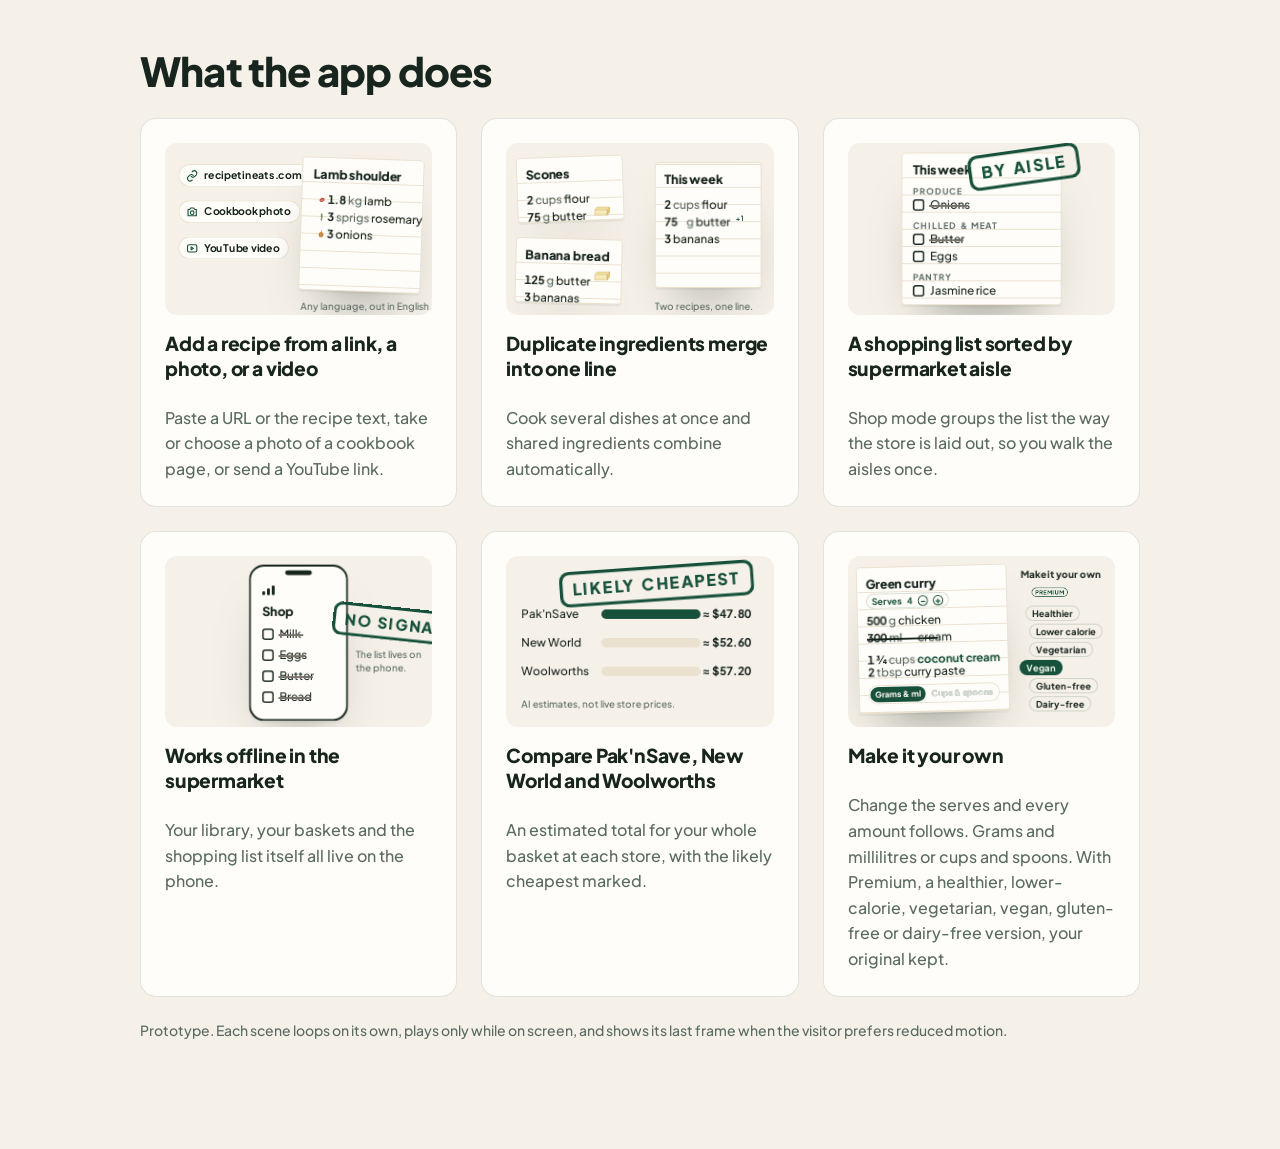
<file: concepts/cards/index.html>
<!doctype html>
<html lang="en-NZ">
<head>
<meta charset="utf-8">
<meta name="viewport" content="width=device-width, initial-scale=1">
<title>Card animations · prototype</title>
<script>document.documentElement.className = 'js';</script>
<link href="https://fonts.googleapis.com/css2?family=Plus+Jakarta+Sans:wght@500;600;700;800&display=swap" rel="stylesheet">
<link rel="stylesheet" href="../../public/chrome.css">
<style>
/* =========================================================================
   PROTOTYPE: one small looping scene per "What the app does" card, in the
   hero animation's language: the same paper cards with rule lines and the
   deep paper shadow, the same produce drawings and woven basket, the same
   easings, settles and squashes, Web Animations on transform and opacity
   only. Each scene is drawn at 280 x 180 and scaled to the card's width.
   The produce drawings and the basket are copied from index.html by the
   build step, never redrawn here.
   ========================================================================= */
body { padding: 48px var(--page-x) 96px; }
.inner { max-width: 1000px; margin: 0 auto; }
.cards { display: grid; grid-template-columns: repeat(3, 1fr); gap: 24px; }
@media (max-width: 900px) { .cards { grid-template-columns: repeat(2, 1fr); } }
@media (max-width: 620px) { .cards { grid-template-columns: 1fr; } }
.cell { background: var(--surface); border: 1px solid var(--hair); border-radius: 16px; padding: 24px; display: flex; flex-direction: column; gap: 16px; }
.cell p { margin: 0; font-size: clamp(15px, 1.25vw, 18px); line-height: 1.6; color: var(--muted); }

.fit { position: relative; width: 100%; aspect-ratio: 280 / 180; border-radius: 12px; background: var(--bg); overflow: hidden; }
.scene { position: absolute; left: 0; top: 0; width: 280px; height: 180px; transform-origin: 0 0; }
.scene * { position: absolute; margin: 0; }
.scene .paper, .scene .ln, .scene .t, .scene .cap, .scene .chip, .scene .stamp, .scene .ico, .scene .tick, .scene .strike, .scene .plus, .scene .bar, .scene .amt, .scene .aisle, .scene .bx { will-change: transform, opacity; }

/* Paper, as in the hero: ruled lines, the deep soft shadow */
.paper { border-radius: 4px; background: var(--surface); background-image: repeating-linear-gradient(transparent 0 17px, var(--rule) 17px 18px); background-position: 0 9px; box-shadow: var(--shadow-paper), inset 0 0 0 1px var(--rule); }
.t { font: 800 13px/18px var(--font-body); letter-spacing: -.01em; color: var(--text); white-space: nowrap; }
.ln { height: 18px; font: 500 12px/18px var(--font-body); color: var(--text); white-space: nowrap; }
.ln b { position: static; font-weight: 700; font-variant-numeric: tabular-nums; }
.ln .m { position: static; color: var(--muted); }
.ln .sw { position: static; color: var(--accent); font-weight: 700; }
.roll { position: static; display: inline-block; height: 18px; overflow: hidden; vertical-align: top; }
.roll .col { position: static; display: flex; flex-direction: column; }
.roll .col > span { position: static; height: 18px; font-weight: 700; font-variant-numeric: tabular-nums; }
.cap { font: 500 10px/14px var(--font-body); color: var(--muted); white-space: nowrap; }
.aisle { font: 700 9px/14px var(--font-body); letter-spacing: .12em; text-transform: uppercase; color: var(--muted); white-space: nowrap; }
.strike { height: 1.5px; background: var(--text); transform-origin: left center; }
.strike.soft { background: var(--checked); }
.bx { width: 12px; height: 12px; border-radius: 3px; box-shadow: inset 0 0 0 1.5px var(--text); }
.tick { width: 16px; height: 16px; fill: none; stroke: var(--accent); stroke-width: 3; stroke-linecap: round; stroke-linejoin: round; }
.ico { width: 24px; height: 24px; }
.ico svg { position: static; display: block; width: 24px; height: 24px; overflow: visible; }

/* Source chips (a link, a photo, a video): the hero's Premium chip, filled */
.src { height: 24px; padding: 0 10px 0 8px; border-radius: 12px; background: var(--surface); box-shadow: var(--shadow), inset 0 0 0 1px var(--rule); font: 700 11px/24px var(--font-body); color: var(--text); white-space: nowrap; display: flex; gap: 6px; align-items: center; transform-origin: 50% 50%; }
.src svg { position: static; width: 13px; height: 13px; fill: none; stroke: var(--accent); stroke-width: 2.2; stroke-linecap: round; stroke-linejoin: round; }
/* The hero's chip and stamp */
.chip { height: 16px; padding: 0 6px; border-radius: 8px; font: 700 10px/16px var(--font-body); letter-spacing: .06em; text-transform: uppercase; box-shadow: inset 0 0 0 1px var(--accent); color: var(--accent); white-space: nowrap; display: flex; gap: 4px; align-items: center; }
.chip svg { position: static; width: 10px; height: 10px; fill: var(--accent); }
.stamp { padding: 0 8px; border-radius: 6px; box-shadow: inset 0 0 0 2px var(--accent); color: var(--accent); font: 800 10px/22px var(--font-body); letter-spacing: .12em; text-transform: uppercase; white-space: nowrap; transform-origin: 50% 50%; }
.plus { font: 700 13px/18px var(--font-body); color: var(--accent); }
.bar { height: 10px; border-radius: 5px; background: var(--rule); transform-origin: left center; }
.bar.win { background: var(--accent); }
.amt { font: 700 12px/18px var(--font-body); font-variant-numeric: tabular-nums; color: var(--text); white-space: nowrap; }
.phone { border-radius: 16px; background: var(--surface); box-shadow: var(--shadow-paper), inset 0 0 0 2px var(--text); }
.phone .notch { left: 38px; top: 6px; width: 28px; height: 5px; border-radius: 3px; background: var(--text); }
.sig { width: 3px; border-radius: 1px; background: var(--text); }
.slash { width: 24px; height: 2px; background: var(--accent); border-radius: 1px; transform-origin: left center; }
/* 6. Make it your own: the recipe screen's own controls, drawn small. The
   serves pill, the units switch and the six version chips are the recipe
   screen's; a "selected" state is a filled twin faded in, so every
   animation stays on transform and opacity. */
.sv { height: 16px; padding: 0 6px; border-radius: 8px; background: var(--surface); box-shadow: inset 0 0 0 1px var(--line); font: 700 9.5px/16px var(--font-body); color: var(--accent); white-space: nowrap; display: flex; gap: 5px; align-items: center; }
.sv > span { position: static; }
.sv .roll { height: 16px; } .sv .roll .col > span { height: 16px; font-size: 9.5px; line-height: 16px; }
.sv .stp { position: static; width: 11px; height: 11px; border-radius: 50%; box-shadow: inset 0 0 0 1px var(--accent); font: 800 10px/11px var(--font-body); text-align: center; color: var(--accent); }
.seg { height: 20px; border-radius: 10px; box-shadow: inset 0 0 0 1px var(--rule); background: var(--surface); }
.seg .th { top: 2px; height: 16px; border-radius: 8px; background: var(--accent); transform-origin: left center; }
.seg .sl { top: 2px; height: 16px; font: 700 8.5px/16px var(--font-body); text-align: center; color: var(--muted); white-space: nowrap; }
.seg .sl.on { color: var(--on-accent); }
.mk { font: 800 10px/14px var(--font-body); letter-spacing: -.01em; color: var(--text); white-space: nowrap; }
.opt { height: 16px; padding: 0 7px; border-radius: 8px; box-shadow: inset 0 0 0 1px var(--line); font: 700 9.5px/16px var(--font-body); color: var(--text); white-space: nowrap; transform-origin: 50% 50%; }
.opt.on { background: var(--accent); color: var(--on-accent); box-shadow: none; }
.scene .sv, .scene .seg .th, .scene .seg .sl, .scene .opt, .scene .mk { will-change: transform, opacity; }
.mini-basket { transform-origin: 50% 100%; }
.mini-basket svg { position: absolute; inset: 0; width: 100%; height: 100%; overflow: visible; }
.hint { margin-top: 24px; font-size: 14px; color: var(--muted); }
html:not(.js) .fit { display: none; }
</style>
</head>
<body>
<div class="inner">
  <h2>What the app does</h2>
  <div class="cards">

    <!-- 1. Add a recipe -->
    <article class="cell">
      <div class="fit"><div class="scene" id="s1">
        <div class="src" id="c1-link" style="left:14px;top:22px"><svg viewBox="0 0 24 24"><path d="M10 13a5 5 0 0 0 7 0l3-3a5 5 0 0 0-7-7l-1 1"/><path d="M14 11a5 5 0 0 0-7 0l-3 3a5 5 0 0 0 7 7l1-1"/></svg>recipetineats.com</div>
        <div class="src" id="c1-photo" style="left:14px;top:60px"><svg viewBox="0 0 24 24"><path d="M4 7h3l2-3h6l2 3h3v12H4z"/><circle cx="12" cy="13" r="3.5"/></svg>Cookbook photo</div>
        <div class="src" id="c1-video" style="left:14px;top:98px"><svg viewBox="0 0 24 24"><rect x="3" y="5" width="18" height="14" rx="3"/><path d="M10 9.5v5l4.5-2.5z"/></svg>YouTube video</div>
        <div class="paper" id="c1-card" style="left:142px;top:16px;width:128px;height:140px;transform:rotate(2deg)">
          <div class="t" id="c1-t" style="left:12px;top:9px">Lamb shoulder</div>
          <div class="ico" id="c1-i0" style="left:10px;top:33px"></div><div class="ln" id="c1-l0" style="left:36px;top:36px"><b>1.8</b> <span class="m">kg</span> lamb</div>
          <div class="ico" id="c1-i1" style="left:10px;top:51px"></div><div class="ln" id="c1-l1" style="left:36px;top:54px"><b>3</b> <span class="m">sprigs</span> rosemary</div>
          <div class="ico" id="c1-i2" style="left:10px;top:69px"></div><div class="ln" id="c1-l2" style="left:36px;top:72px"><b>3</b> onions</div>
        </div>
        <div class="cap" id="c1-cap" style="left:142px;top:164px">Any language, out in English.</div>
      </div></div>
      <h3>Add a recipe from a link, a photo, or a video</h3>
      <p>Paste a URL or the recipe text, take or choose a photo of a cookbook page, or send a YouTube link.</p>
    </article>

    <!-- 2. Duplicates merge -->
    <article class="cell">
      <div class="fit"><div class="scene" id="s2">
        <div class="paper" id="c2-a" style="left:12px;top:14px;width:112px;height:68px;transform:rotate(-2deg)">
          <div class="t" style="left:10px;top:9px">Scones</div>
          <div class="ln" style="left:10px;top:36px"><b>2</b> <span class="m">cups</span> flour</div>
          <div class="ln" id="c2-ba" style="left:10px;top:54px"><b>75</b> <span class="m">g</span> butter</div>
        </div>
        <div class="paper" id="c2-b" style="left:12px;top:100px;width:112px;height:68px;transform:rotate(1.5deg)">
          <div class="t" style="left:10px;top:9px">Banana bread</div>
          <div class="ln" id="c2-bb" style="left:10px;top:36px"><b>125</b> <span class="m">g</span> butter</div>
          <div class="ln" style="left:10px;top:54px"><b>3</b> bananas</div>
        </div>
        <div class="paper" id="c2-list" style="left:156px;top:20px;width:112px;height:132px">
          <div class="t" style="left:10px;top:9px">This week</div>
          <div class="ln" style="left:10px;top:36px"><b>2</b> <span class="m">cups</span> flour</div>
          <div class="ln" id="c2-m" style="left:10px;top:54px"><span class="roll"><span class="col" id="c2-roll"><span>75</span><span>200</span></span></span> <span class="m">g</span> butter</div>
          <div class="ln" style="left:10px;top:72px"><b>3</b> bananas</div>
          <div class="plus" id="c2-plus" style="left:82px;top:50px">+1</div>
        </div>
        <div class="ico" id="c2-i1" style="left:90px;top:60px"></div>
        <div class="ico" id="c2-i2" style="left:90px;top:128px"></div>
        <div class="cap" id="c2-cap" style="left:156px;top:164px">Two recipes, one line.</div>
      </div></div>
      <h3>Duplicate ingredients merge into one line</h3>
      <p>Cook several dishes at once and shared ingredients combine automatically.</p>
    </article>

    <!-- 3. Sorted by aisle -->
    <article class="cell">
      <div class="fit"><div class="scene" id="s3">
        <div class="paper" style="left:56px;top:10px;width:168px;height:160px">
          <div class="t" style="left:12px;top:9px">This week</div>
          <div class="aisle" id="c3-h0" style="left:12px;top:34px">Produce</div>
          <div class="aisle" id="c3-h1" style="left:12px;top:70px">Chilled &amp; meat</div>
          <div class="aisle" id="c3-h2" style="left:12px;top:124px">Pantry</div>
          <div class="bx" id="c3-x0" style="left:12px;top:49px"></div><div class="ln" id="c3-i0" style="left:30px;top:46px">Onions</div>
          <div class="bx" id="c3-x1" style="left:12px;top:85px"></div><div class="ln" id="c3-i1" style="left:30px;top:82px">Butter</div>
          <div class="bx" id="c3-x2" style="left:12px;top:139px"></div><div class="ln" id="c3-i2" style="left:30px;top:136px">Jasmine rice</div>
          <div class="bx" id="c3-x3" style="left:12px;top:103px"></div><div class="ln" id="c3-i3" style="left:30px;top:100px">Eggs</div>
          <svg class="tick" id="c3-k0" viewBox="0 0 18 18" style="left:10px;top:47px"><path d="M3 9.5l4 4L15 4"/></svg>
          <svg class="tick" id="c3-k1" viewBox="0 0 18 18" style="left:10px;top:83px"><path d="M3 9.5l4 4L15 4"/></svg>
          <div class="strike soft" id="c3-s0" style="left:29px;top:55px;width:40px"></div>
          <div class="strike soft" id="c3-s1" style="left:29px;top:91px;width:36px"></div>
        </div>
        <div class="stamp" id="c3-stamp" style="left:150px;top:14px;transform:rotate(-8deg)">By aisle</div>
      </div></div>
      <h3>A shopping list sorted by supermarket aisle</h3>
      <p>Shop mode groups the list the way the store is laid out, so you walk the aisles once.</p>
    </article>

    <!-- 4. Works offline -->
    <article class="cell">
      <div class="fit"><div class="scene" id="s4">
        <div class="phone" style="left:88px;top:8px;width:104px;height:164px">
          <div class="notch"></div>
          <div class="sig" id="c4-s1" style="left:14px;top:22px;height:4px;margin-top:6px"></div>
          <div class="sig" id="c4-s2" style="left:19px;top:22px;height:7px;margin-top:3px"></div>
          <div class="sig" id="c4-s3" style="left:24px;top:22px;height:10px"></div>
          <div class="slash" id="c4-slash" style="left:10px;top:34px;transform:rotate(-38deg)"></div>
          <div class="t" style="left:14px;top:40px">Shop</div>
          <div class="bx" id="c4-b0" style="left:14px;top:67px"></div><div class="ln" style="left:32px;top:64px">Milk</div>
          <div class="bx" id="c4-b1" style="left:14px;top:89px"></div><div class="ln" style="left:32px;top:86px">Eggs</div>
          <div class="bx" id="c4-b2" style="left:14px;top:111px"></div><div class="ln" style="left:32px;top:108px">Butter</div>
          <div class="bx" id="c4-b3" style="left:14px;top:133px"></div><div class="ln" style="left:32px;top:130px">Bread</div>
          <svg class="tick" id="c4-k0" viewBox="0 0 18 18" style="left:12px;top:65px"><path d="M3 9.5l4 4L15 4"/></svg>
          <svg class="tick" id="c4-k1" viewBox="0 0 18 18" style="left:12px;top:87px"><path d="M3 9.5l4 4L15 4"/></svg>
          <svg class="tick" id="c4-k2" viewBox="0 0 18 18" style="left:12px;top:109px"><path d="M3 9.5l4 4L15 4"/></svg>
          <svg class="tick" id="c4-k3" viewBox="0 0 18 18" style="left:12px;top:131px"><path d="M3 9.5l4 4L15 4"/></svg>
          <div class="strike soft" id="c4-t0" style="left:31px;top:73px;width:26px"></div>
          <div class="strike soft" id="c4-t1" style="left:31px;top:95px;width:28px"></div>
          <div class="strike soft" id="c4-t2" style="left:31px;top:117px;width:36px"></div>
          <div class="strike soft" id="c4-t3" style="left:31px;top:139px;width:34px"></div>
        </div>
        <div class="stamp" id="c4-tag" style="left:200px;top:60px;transform:rotate(6deg)">No signal</div>
        <div class="cap" id="c4-cap" style="left:200px;top:96px">The list lives on<br>the phone.</div>
      </div></div>
      <h3>Works offline in the supermarket</h3>
      <p>Your library, your baskets and the shopping list itself all live on the phone.</p>
    </article>

    <!-- 5. Compare stores -->
    <article class="cell">
      <div class="fit"><div class="scene" id="s5">
        <div class="ln" style="left:16px;top:52px">Pak'nSave</div><div class="bar win" id="c5-b0" style="left:100px;top:56px;width:104px"></div><div class="amt" id="c5-a0" style="left:212px;top:52px">≈ $47.80</div>
        <div class="ln" style="left:16px;top:82px">New World</div><div class="bar" id="c5-b1" style="left:100px;top:86px;width:104px"></div><div class="amt" id="c5-a1" style="left:212px;top:82px">≈ $52.60</div>
        <div class="ln" style="left:16px;top:112px">Woolworths</div><div class="bar" id="c5-b2" style="left:100px;top:116px;width:104px"></div><div class="amt" id="c5-a2" style="left:212px;top:112px">≈ $57.20</div>
        <div class="stamp" id="c5-stamp" style="left:98px;top:18px;transform:rotate(-4deg)">Likely cheapest</div>
        <div class="cap" id="c5-cap" style="left:16px;top:148px">AI estimates, not live store prices.</div>
      </div></div>
      <h3>Compare Pak'nSave, New World and Woolworths</h3>
      <p>An estimated total for your whole basket at each store, with the likely cheapest marked.</p>
    </article>

    <!-- 6. Make it your own -->
    <article class="cell">
      <div class="fit"><div class="scene" id="s6">
        <div class="paper" style="left:10px;top:10px;width:158px;height:154px;transform:rotate(-1.5deg)">
          <div class="t" style="left:10px;top:9px">Green curry</div>
          <div class="sv" id="c6-sv" style="left:10px;top:28px"><span>Serves</span><span class="roll"><span class="col" id="c6-serves"><span>4</span><span>6</span></span></span><span class="stp">−</span><span class="stp" id="c6-plus">+</span></div>
          <div class="ln" style="left:10px;top:48px"><span class="roll"><span class="col" id="c6-r0"><span>500</span><span>750</span></span></span> <span class="m">g</span> chicken</div>
          <div class="ln" id="c6-old" style="left:10px;top:66px"><span class="roll"><span class="col" id="c6-r1"><span>300</span><span>450</span><span>1 ¾</span></span></span> <span class="roll"><span class="col m" id="c6-u1"><span>ml</span><span>ml</span><span>cups</span></span></span> cream</div>
          <div class="strike" id="c6-strike" style="left:10px;top:75px;width:74px"></div>
          <div class="ln" id="c6-new" style="left:10px;top:84px"><b>1 ¾</b> <span class="m">cups</span> <span class="sw">coconut cream</span></div>
          <div class="ln" style="left:10px;top:102px"><span class="roll"><span class="col" id="c6-r2"><span>2</span><span>3</span></span></span> <span class="m">tbsp</span> curry paste</div>
          <div class="seg" style="left:10px;top:124px;width:138px">
            <div class="th" id="c6-th" style="left:2px;width:58px"></div>
            <div class="sl" style="left:2px;width:58px">Grams &amp; ml</div><div class="sl on" id="c6-sa" style="left:2px;width:58px">Grams &amp; ml</div>
            <div class="sl" style="left:60px;width:76px">Cups &amp; spoons</div><div class="sl on" id="c6-sb" style="left:60px;width:76px">Cups &amp; spoons</div>
          </div>
        </div>
        <div class="mk" id="c6-mk" style="left:180px;top:12px">Make it your own</div>
        <div class="chip" id="c6-prem" style="left:180px;top:30px">Premium</div>
        <div class="opt" id="c6-o0" style="left:180px;top:52px">Healthier</div>
        <div class="opt" id="c6-o1" style="left:180px;top:71px">Lower calorie</div>
        <div class="opt" id="c6-o2" style="left:180px;top:90px">Vegetarian</div>
        <div class="opt" id="c6-o3" style="left:180px;top:109px">Vegan</div><div class="opt on" id="c6-o3on" style="left:180px;top:109px">Vegan</div>
        <div class="opt" id="c6-o4" style="left:180px;top:128px">Gluten-free</div>
        <div class="opt" id="c6-o5" style="left:180px;top:147px">Dairy-free</div>
      </div></div>
      <h3>Make it your own</h3>
      <p>Change the serves and every amount follows. Grams and millilitres or cups and spoons. With Premium, a healthier, lower-calorie, vegetarian, vegan, gluten-free or dairy-free version, your original kept.</p>
    </article>

  </div>
  <p class="hint">Prototype. Each scene loops on its own, plays only while on screen, and shows its last frame when the visitor prefers reduced motion.</p>
</div>

<script>
(function () {
'use strict';
const RM = matchMedia('(prefers-reduced-motion: reduce)').matches;
const E = { out: 'cubic-bezier(.2,.7,.2,1)', inOut: 'cubic-bezier(.6,0,.3,1)', back: 'cubic-bezier(.34,1.56,.64,1)', lin: 'linear' };

/* The hero's produce drawings, copied in by the build step. */
const ICON = {
  lamb: '<path d="M52 40l14-16" stroke="#E4DAC6" stroke-width="7" stroke-linecap="round"/><circle cx="67" cy="23" r="5" fill="#EFE7D6"/><circle cx="67" cy="23" r="2" fill="#D9A79C"/><path d="M12 44c0-15 13-25 30-25 12 0 20 5 22 14 2 10-6 24-24 26C22 61 12 56 12 44z" fill="#EAD9C1"/><path d="M17 45c0-12 11-20 25-20 10 0 16 4 17 11 1 8-6 19-20 21-13 1-22-3-22-12z" fill="#B24E45"/><path d="M22 46c1-9 9-15 19-15 8 0 12 3 13 8 0 7-6 14-16 15-9 1-16-2-16-8z" fill="#C5645A"/><path d="M27 41c6 0 10 6 19 4M29 51c5-2 9-4 15-3M43 35c3 1 5 3 6 6" stroke="#EFC9BF" stroke-width="1.6" fill="none" stroke-linecap="round" opacity=".9"/><path d="M20 38c3-5 9-9 16-10" stroke="#FFFFFF" stroke-width="2" fill="none" stroke-linecap="round" opacity=".45"/>',
  rosemary: '<path d="M40 76V12" stroke="#6E5238" stroke-width="2.2" stroke-linecap="round"/><g stroke-width="2.3" stroke-linecap="round" fill="none"><path d="M40 70l-9-9M40 65l9-10M40 60l-10-9M40 55l10-10M40 50l-10-10M40 45l10-10M40 40l-10-9M40 35l9-10M40 30l-9-9M40 25l8-10M40 20l-6-9M40 16l5-9" stroke="#3E6B48"/><path d="M40 68l-8-9M40 62l8-9M40 57l-9-9M40 52l9-10M40 47l-9-10M40 42l9-10M40 37l-8-9M40 32l8-9M40 27l-7-9M40 22l6-9" stroke="#6C9A6F"/><path d="M40 73l-7-6M40 72l7-8M40 12l-3-6M40 12l3-6" stroke="#9CBE93"/></g>',
  garlic: '<path d="M33 66l-3 6M40 67v6M47 66l3 6M36 67l-1 6M44 67l1 6" stroke="#B9AA8C" stroke-width="1.4" stroke-linecap="round"/><path d="M40 20c3 7 24 10 24 30 0 12-11 19-24 19S16 62 16 50c0-20 21-23 24-30z" fill="#EFE8DA"/><path d="M40 28c-5 8-8 18-6 40M40 28c5 8 8 18 6 40M40 28c-11 5-15 17-16 35M40 28c11 5 15 17 16 35" stroke="#D5C8AE" stroke-width="1.6" fill="none" stroke-linecap="round"/><path d="M26 44c-2 6-2 14 0 20M54 44c2 6 2 14 0 20" stroke="#C7B6D2" stroke-width="1.2" fill="none" stroke-linecap="round" opacity=".7"/><path d="M36 22c0-6 2-11 4-14 2 3 4 8 4 14-3-1-5-1-8 0z" fill="#D9CFB4"/><path d="M40 8v14" stroke="#C9BC9C" stroke-width="1.2" stroke-linecap="round"/><path d="M27 40c2-6 6-10 11-12" stroke="#FFFFFF" stroke-width="2" fill="none" stroke-linecap="round" opacity=".6"/>',
  onion: '<path d="M34 68l-2 5M40 68v6M46 68l2 5" stroke="#8C6A45" stroke-width="1.4" stroke-linecap="round"/><path d="M40 16c6 8 22 12 22 30 0 13-10 22-22 22S18 59 18 46c0-18 16-22 22-30z" fill="#C98F52"/><path d="M40 22c-8 8-12 20-10 42M40 22c8 8 12 20 10 42M40 22c-13 8-17 20-18 36M40 22c13 8 17 20 18 36" stroke="#A9702F" stroke-width="1.4" fill="none" stroke-linecap="round"/><path d="M30 40c1-8 5-14 9-18" stroke="#EBBE86" stroke-width="2.4" fill="none" stroke-linecap="round"/><path d="M36 18c0-6 2-10 4-12 2 2 4 6 4 12z" fill="#A9702F"/><path d="M44 12c3-2 6-2 8 1" stroke="#A9702F" stroke-width="1.6" fill="none" stroke-linecap="round"/>',
  pumpkin: '<path d="M35 30c0-5 2-9 5-11 3 2 5 6 5 11-3-1-7-1-10 0z" fill="#8F8A6C"/><path d="M40 19v11" stroke="#6E6A52" stroke-width="1.2" stroke-linecap="round"/><ellipse cx="40" cy="48" rx="33" ry="19" fill="#6F8074"/><ellipse cx="18" cy="48" rx="10" ry="17" fill="#93A395" stroke="#6F8074" stroke-width="1.2"/><ellipse cx="62" cy="48" rx="10" ry="17" fill="#93A395" stroke="#6F8074" stroke-width="1.2"/><ellipse cx="28" cy="48" rx="11" ry="19" fill="#A5B4A6" stroke="#6F8074" stroke-width="1.2"/><ellipse cx="52" cy="48" rx="11" ry="19" fill="#A5B4A6" stroke="#6F8074" stroke-width="1.2"/><ellipse cx="40" cy="48" rx="11" ry="20" fill="#B3C0B2" stroke="#6F8074" stroke-width="1.2"/><path d="M34 36c-2 5-2 12 0 18" stroke="#FFFFFF" opacity=".35" stroke-width="2.2" fill="none" stroke-linecap="round"/><path d="M40 68c-8 0-14-2-18-4" stroke="#5E6E63" opacity=".5" stroke-width="1.4" fill="none" stroke-linecap="round"/>',
  courgette: '<path d="M12.9 60.6L6.1 66.4" stroke="#C4D4A0" stroke-width="8" stroke-linecap="round"/><path d="M12.9 60.6L6.1 66.4" stroke="#93AB76" stroke-width="2.4" stroke-linecap="round"/><path d="M21.8 64.9L73.8 20.9A9 9 0 0 0 62.2 7.1L10.2 51.1A9 9 0 0 0 21.8 64.9Z" fill="#33582A"/><path d="M19.6 61.6L69.8 19.1A7.6 7.6 0 0 0 60 7.4L9.8 49.9A7.6 7.6 0 0 0 19.6 61.6Z" fill="#456F35"/><path d="M17.5 50.6L57 17.2" stroke="#7BA35A" stroke-width="2.2" stroke-linecap="round" opacity=".8"/><g fill="#A5C77F" opacity=".85"><ellipse cx="24" cy="54" rx="1.2" ry=".7" transform="rotate(-40 24 54)"/><ellipse cx="30" cy="52" rx="1.2" ry=".7" transform="rotate(-40 30 52)"/><ellipse cx="34" cy="45" rx="1.2" ry=".7" transform="rotate(-40 34 45)"/><ellipse cx="40" cy="43" rx="1.2" ry=".7" transform="rotate(-40 40 43)"/><ellipse cx="44" cy="36" rx="1.2" ry=".7" transform="rotate(-40 44 36)"/><ellipse cx="51" cy="33" rx="1.2" ry=".7" transform="rotate(-40 51 33)"/><ellipse cx="54" cy="26" rx="1.2" ry=".7" transform="rotate(-40 54 26)"/><ellipse cx="61" cy="23" rx="1.2" ry=".7" transform="rotate(-40 61 23)"/><ellipse cx="63" cy="15" rx="1.2" ry=".7" transform="rotate(-40 63 15)"/><ellipse cx="28" cy="44" rx="1.2" ry=".7" transform="rotate(-40 28 44)"/><ellipse cx="48" cy="26" rx="1.2" ry=".7" transform="rotate(-40 48 26)"/></g><circle cx="74" cy="9" r="1.7" fill="#8A6A4B"/>',
  egg: '<path d="M40 12c10 0 18 14 18 30 0 12-8 22-18 22S22 54 22 42c0-16 8-30 18-30z" fill="#EFDFC3"/><ellipse cx="48" cy="44" rx="7" ry="16" fill="#DCC7A3" opacity=".6"/><ellipse cx="33" cy="28" rx="3" ry="6" fill="#fff" opacity=".55"/><circle cx="30" cy="44" r="1" fill="#C9B08A"/><circle cx="44" cy="24" r=".9" fill="#C9B08A"/><circle cx="38" cy="56" r="1" fill="#C9B08A"/>'
};
const EXTRA = {
  butter: '<path d="M10 34l8-10h44l-8 10z" fill="#F3DF9C"/><path d="M10 34h44v18H10z" fill="#F6E7B0"/><path d="M54 34l8-10v18l-8 10z" fill="#E4C97A"/><path d="M14 36h36M14 40h36" stroke="#FFFFFF" stroke-width="1.5" opacity=".7" stroke-linecap="round"/><path d="M10 34h44v18H10zM54 34l8-10v18l-8 10zM10 34l8-10h44" fill="none" stroke="#B89A48" stroke-width="1.2"/>',
  can: '<path d="M18 18v42c0 4 10 6 22 6s22-2 22-6V18" fill="#F2EEE4"/><ellipse cx="40" cy="18" rx="22" ry="6" fill="#D9D3C5"/><ellipse cx="40" cy="18" rx="16" ry="3.5" fill="#EFEBE2"/><path d="M18 30h44v18H18z" fill="#2E7D5B"/><path d="M24 39h32" stroke="#F3F8F2" stroke-width="2.5" stroke-linecap="round"/><path d="M40 33c4 0 7 3 7 6M40 33c-4 0-7 3-7 6" stroke="#F3F8F2" stroke-width="1.4" fill="none" stroke-linecap="round"/><path d="M18 18v42c0 4 10 6 22 6s22-2 22-6V18" fill="none" stroke="#9C9686" stroke-width="1.2"/>'
};
function icon(el, name) { el.innerHTML = '<svg viewBox="0 0 80 80">' + (ICON[name] || EXTRA[name]) + '</svg>'; }

/* One small timeline per scene: the hero animation's engine, reduced. */
function Scene(id, loop, show, build) {
  const root = document.getElementById(id), $ = s => root.querySelector(s), specs = [];
  const A = (t, el, prop, values, dur, easing, offsets) => specs.push({ t, el: typeof el === 'string' ? $(el) : el, prop, values, dur, easing: easing || E.out, offsets });
  build(A, $, root);
  specs.sort((a, b) => a.t - b.t);
  const seen = new Map();
  const anims = specs.map(sp => {
    if (!sp.el) throw new Error(id + ': missing element');
    let set = seen.get(sp.el); if (!set) seen.set(sp.el, set = new Set());
    const fill = set.has(sp.prop) ? 'forwards' : 'both'; set.add(sp.prop);
    const kf = sp.values.map((v, i) => { const o = {}; o[sp.prop] = v; if (sp.offsets) o.offset = sp.offsets[i]; return o; });
    const a = sp.el.animate(kf, { delay: sp.t, duration: sp.dur, easing: sp.easing, fill }); a.pause(); return a;
  });
  const tick = document.createElement('i'); tick.hidden = true; root.append(tick);
  const clock = tick.animate([{ opacity: 0 }, { opacity: 0 }], { duration: loop }); clock.pause();
  let running = false, inView = false;
  const seek = ms => { anims.forEach(a => { a.currentTime = ms; }); clock.currentTime = ms; };
  const play = () => { anims.forEach(a => a.play()); clock.play(); running = true; };
  const pause = () => { anims.forEach(a => a.pause()); clock.pause(); running = false; };
  clock.onfinish = () => { if (running) { seek(0); play(); } };
  if (RM) { seek(show); return; }
  seek(0);
  const sync = () => { if (inView && !document.hidden) { if (!running) play(); } else if (running) pause(); };
  new IntersectionObserver(es => { inView = es[0].isIntersecting; sync(); }, { threshold: .3 }).observe(root.parentElement);
  document.addEventListener('visibilitychange', sync);
}
function fit() { document.querySelectorAll('.fit').forEach(f => { f.firstElementChild.style.transform = 'scale(' + (f.clientWidth / 280).toFixed(4) + ')'; }); }
fit(); addEventListener('resize', fit);

/* The hero's throw: an arc with a pop at the start, a turn in the air, and a
   settle on landing. `base` is the element's resting transform (rotation),
   from/to are offsets from where it sits. */
function arc(A, t, el, from, to, dur, opt) {
  opt = opt || {}; const N = 14, vals = [], offs = [], apex = Math.min(from[1], to[1]) - (opt.lift || 40), ctrl = [(from[0] + to[0]) / 2, apex], rot = opt.rot || 0, end = opt.scale == null ? 1 : opt.scale;
  for (let i = 0; i <= N; i++) {
    const u = i / N, k = u < .5 ? 2 * u * u : 1 - Math.pow(-2 * u + 2, 2) / 2;
    const x = (1 - k) * (1 - k) * from[0] + 2 * (1 - k) * k * ctrl[0] + k * k * to[0];
    const y = (1 - k) * (1 - k) * from[1] + 2 * (1 - k) * k * ctrl[1] + k * k * to[1];
    const pop = u < .16 ? .4 + .6 * (1 - Math.pow(1 - u / .16, 3)) : 1;
    vals.push('translate(' + x.toFixed(1) + 'px,' + y.toFixed(1) + 'px) rotate(' + (rot * k).toFixed(1) + 'deg) scale(' + (pop * (1 + (end - 1) * k)).toFixed(3) + ')'); offs.push(u);
  }
  A(t, el, 'transform', vals, dur, E.lin, offs);
  const rest = vals[vals.length - 1];
  if (opt.settle !== false) A(t + dur, el, 'transform', [rest, rest + ' scale(1.08,.92)', rest + ' scale(.98,1.02)', rest], 300, E.out, [0, .35, .7, 1]);
  return t + dur;
}
const tick = (A, t, sel) => { A(t, sel, 'opacity', [0, 1], 120); A(t, sel, 'transform', ['scale(0)', 'scale(1)'], 320, E.back); };
const hide = (A, sels) => sels.forEach(s => A(0, s, 'opacity', [0, 0], 1));
const fadeLoop = (A, root, end) => { A(0, root, 'opacity', [0, 1], 360, E.out); A(end, root, 'opacity', [1, 0], 440, E.inOut); };

/* 1. Add a recipe ------------------------------------------------------- */
Scene('s1', 7400, 5400, (A, $, root) => {
  fadeLoop(A, root, 6900);
  icon($('#c1-i0'), 'lamb'); icon($('#c1-i1'), 'rosemary'); icon($('#c1-i2'), 'onion');
  hide(A, ['#c1-t', '#c1-l0', '#c1-l1', '#c1-l2', '#c1-i0', '#c1-i1', '#c1-i2', '#c1-cap']);
  A(0, '#c1-card', 'transform', ['translateY(-24px) rotate(6deg)', 'translateY(0) rotate(2deg)'], 800, E.back);
  A(500, '#c1-t', 'opacity', [0, 1], 320);
  const srcs = [['#c1-link', 1100, 0], ['#c1-photo', 2500, 1], ['#c1-video', 3900, 2]];
  srcs.forEach(([s, t, i]) => {
    A(200 + i * 150, s, 'opacity', [0, 1], 300); A(200 + i * 150, s, 'transform', ['translateX(-10px)', 'translateX(0)'], 420);
    // from the chip to the card's line, arcing up, shrinking as it goes
    arc(A, t, s, [0, 0], [142, 30 - 20 * i], 700, { lift: 46, rot: 8, scale: .25, settle: false });
    A(t + 480, s, 'opacity', [1, 0], 220);
    A(t + 640, '#c1-card', 'transform', ['translateY(0) rotate(2deg)', 'translateY(3px) rotate(2deg) scale(1.03,.97)', 'translateY(0) rotate(2deg)'], 360, E.out, [0, .4, 1]);
    const line = '#c1-l' + i, ic = '#c1-i' + i;
    A(t + 720, line, 'opacity', [0, 1], 300); A(t + 720, line, 'transform', ['translateX(-8px)', 'translateX(0)'], 380);
    A(t + 760, ic, 'opacity', [0, 1], 240); A(t + 760, ic, 'transform', ['scale(.4)', 'scale(1)'], 420, E.back);
  });
  A(5300, '#c1-cap', 'opacity', [0, 1], 360);
});

/* 2. Duplicates merge --------------------------------------------------- */
Scene('s2', 7400, 5600, (A, $, root) => {
  fadeLoop(A, root, 6900);
  icon($('#c2-i1'), 'butter'); icon($('#c2-i2'), 'butter');
  hide(A, ['#c2-m', '#c2-plus', '#c2-cap']);
  A(0, '#c2-a', 'transform', ['translateX(-20px) rotate(-2deg)', 'translateX(0) rotate(-2deg)'], 600, E.out);
  A(120, '#c2-b', 'transform', ['translateX(-20px) rotate(1.5deg)', 'translateX(0) rotate(1.5deg)'], 600, E.out);
  A(240, '#c2-list', 'transform', ['translateX(20px)', 'translateX(0)'], 600, E.out);
  A(0, '#c2-roll', 'transform', ['translateY(0)', 'translateY(0)'], 1);
  // butter from Scones flies to the list; its line appears there
  A(1200, '#c2-ba', 'opacity', [1, .3], 300);
  const l1 = arc(A, 1250, '#c2-i1', [0, 0], [84, 14], 700, { lift: 50, rot: -18, scale: .7 });
  A(l1 - 60, '#c2-i1', 'opacity', [1, 0], 200); A(l1, '#c2-m', 'opacity', [0, 1], 260); A(l1, '#c2-m', 'transform', ['translateX(-6px)', 'translateX(0)'], 340);
  A(l1, '#c2-list', 'transform', ['translateX(0)', 'translate(0,2px) scale(1.02,.98)', 'translateX(0)'], 340, E.out, [0, .4, 1]);
  // butter from Banana bread lands on the same line: the amount rolls, +1
  A(2800, '#c2-bb', 'opacity', [1, .3], 300);
  const l2 = arc(A, 2850, '#c2-i2', [0, 0], [84, -54], 760, { lift: 56, rot: 16, scale: .7 });
  A(l2 - 60, '#c2-i2', 'opacity', [1, 0], 200);
  A(l2, '#c2-roll', 'transform', ['translateY(0)', 'translateY(-18px)'], 460, E.back);
  A(l2, '#c2-m', 'transform', ['scale(1)', 'scale(1.1)', 'scale(1)'], 460, E.out);
  A(l2, '#c2-list', 'transform', ['translateX(0)', 'translate(0,2px) scale(1.02,.98)', 'translateX(0)'], 340, E.out, [0, .4, 1]);
  A(l2 + 40, '#c2-plus', 'opacity', [0, 1, 1, 0], 1200, E.lin, [0, .12, .7, 1]); A(l2 + 40, '#c2-plus', 'transform', ['translateY(0) scale(.6)', 'translateY(-16px) scale(1)'], 1200, E.out);
  A(4800, '#c2-cap', 'opacity', [0, 1], 360);
});

/* 3. Sorted by aisle ---------------------------------------------------- */
Scene('s3', 7400, 5800, (A, $, root) => {
  fadeLoop(A, root, 6900);
  hide(A, ['#c3-h0', '#c3-h1', '#c3-h2', '#c3-stamp', '#c3-k0', '#c3-k1']);
  A(0, '#c3-s0', 'transform', ['scaleX(0)', 'scaleX(0)'], 1); A(0, '#c3-s1', 'transform', ['scaleX(0)', 'scaleX(0)'], 1);
  // jumbled at first, in four rows from top 34; the markup holds the final places
  const finalTop = { i1: 82, i2: 136, i0: 46, i3: 100 }, order = ['i1', 'i2', 'i0', 'i3'];
  order.forEach((k, r) => {
    const d = (34 + r * 18) - finalTop[k];
    ['#c3-' + k, '#c3-x' + k.slice(1)].forEach(s => A(0, s, 'transform', ['translateY(' + d + 'px)', 'translateY(' + d + 'px)'], 1));
  });
  A(1300, '#c3-stamp', 'opacity', [0, 1], 120); A(1300, '#c3-stamp', 'transform', ['rotate(-8deg) scale(1.7)', 'rotate(-8deg) scale(1)'], 380, E.back);
  order.forEach((k, r) => {
    const d = (34 + r * 18) - finalTop[k];
    ['#c3-' + k, '#c3-x' + k.slice(1)].forEach(s => A(1900 + r * 110, s, 'transform', ['translateY(' + d + 'px)', 'translateY(0)'], 820, E.inOut));
  });
  A(2500, '#c3-h0', 'opacity', [0, 1], 360); A(2650, '#c3-h1', 'opacity', [0, 1], 360); A(2800, '#c3-h2', 'opacity', [0, 1], 360);
  tick(A, 4200, '#c3-k0'); A(4280, '#c3-s0', 'transform', ['scaleX(0)', 'scaleX(1)'], 260); A(4280, '#c3-i0', 'opacity', [1, .5], 260);
  tick(A, 4800, '#c3-k1'); A(4880, '#c3-s1', 'transform', ['scaleX(0)', 'scaleX(1)'], 260); A(4880, '#c3-i1', 'opacity', [1, .5], 260);
});

/* 4. Works offline ------------------------------------------------------ */
Scene('s4', 7400, 5800, (A, $, root) => {
  fadeLoop(A, root, 6900);
  hide(A, ['#c4-slash', '#c4-tag', '#c4-cap', '#c4-k0', '#c4-k1', '#c4-k2', '#c4-k3']);
  ['#c4-t0', '#c4-t1', '#c4-t2', '#c4-t3'].forEach(s => A(0, s, 'transform', ['scaleX(0)', 'scaleX(0)'], 1));
  A(0, $('.phone'), 'transform', ['translateY(16px)', 'translateY(0)'], 700, E.out);
  const done = (t, i) => { tick(A, t, '#c4-k' + i); A(t + 80, '#c4-t' + i, 'transform', ['scaleX(0)', 'scaleX(1)'], 240); };
  done(1000, 0);
  // the signal goes
  A(1900, '#c4-s3', 'opacity', [1, .18], 300); A(2100, '#c4-s2', 'opacity', [1, .18], 300); A(2300, '#c4-s1', 'opacity', [1, .18], 300);
  A(2400, '#c4-slash', 'opacity', [0, 1], 160); A(2400, '#c4-slash', 'transform', ['rotate(-38deg) scaleX(0)', 'rotate(-38deg) scaleX(1)'], 320);
  A(2500, '#c4-tag', 'opacity', [0, 1], 120); A(2500, '#c4-tag', 'transform', ['rotate(6deg) scale(1.6)', 'rotate(6deg) scale(1)'], 380, E.back);
  // and the ticks keep landing
  done(3300, 1); done(4000, 2); done(4700, 3);
  A(3700, '#c4-cap', 'opacity', [0, 1], 360);
});

/* 5. Compare stores ----------------------------------------------------- */
Scene('s5', 7400, 5600, (A, $, root) => {
  fadeLoop(A, root, 6900);
  hide(A, ['#c5-stamp', '#c5-cap']);
  [['#c5-b0', '#c5-a0', .62], ['#c5-b1', '#c5-a1', .78], ['#c5-b2', '#c5-a2', .92]].forEach(([b, a, w], i) => {
    A(0, b, 'transform', ['scaleX(0)', 'scaleX(0)'], 1); A(0, a, 'opacity', [0, 0], 1);
    A(700 + i * 380, b, 'transform', ['scaleX(0)', 'scaleX(' + w + ')'], 1000, E.out);
    A(1400 + i * 380, a, 'opacity', [0, 1], 320); A(1400 + i * 380, a, 'transform', ['translateX(-6px)', 'translateX(0)'], 380);
  });
  A(3400, '#c5-stamp', 'opacity', [0, 1], 120); A(3400, '#c5-stamp', 'transform', ['rotate(-4deg) scale(1.7)', 'rotate(-4deg) scale(1)'], 380, E.back);
  A(3500, '#c5-b0', 'transform', ['scaleX(.62)', 'scaleX(.62) scaleY(1.25)', 'scaleX(.62)'], 420, E.out);
  A(4200, '#c5-cap', 'opacity', [0, 1], 360);
});

/* 6. Make it your own ---------------------------------------------------- */
Scene('s6', 9600, 7800, (A, $, root) => {
  fadeLoop(A, root, 9100);
  hide(A, ['#c6-prem', '#c6-new', '#c6-o3on', '#c6-sb']);
  A(0, '#c6-strike', 'transform', ['scaleX(0)', 'scaleX(0)'], 1);
  ['#c6-serves', '#c6-r0', '#c6-r1', '#c6-u1', '#c6-r2'].forEach(r => A(0, r, 'transform', ['translateY(0)', 'translateY(0)'], 1));
  A(0, $('.paper'), 'transform', ['translateY(-20px) rotate(-5deg)', 'translateY(0) rotate(-1.5deg)'], 800, E.back);
  A(200, '#c6-mk', 'opacity', [0, 1], 300); A(200, '#c6-mk', 'transform', ['translateX(8px)', 'translateX(0)'], 420);
  ['#c6-o0', '#c6-o1', '#c6-o2', '#c6-o3', '#c6-o4', '#c6-o5'].forEach((o, i) => {
    A(0, o, 'opacity', [0, 0], 1);
    A(320 + i * 90, o, 'opacity', [0, 1], 260); A(320 + i * 90, o, 'transform', ['translateX(10px)', 'translateX(0)'], 420);
  });
  // 1. Serves 4 -> 6: a press on +, and every amount rolls with it
  A(1300, '#c6-plus', 'transform', ['scale(1)', 'scale(1.5)', 'scale(1)'], 360, E.out, [0, .4, 1]);
  A(1300, '#c6-sv', 'transform', ['scale(1)', 'scale(1.06)', 'scale(1)'], 360, E.out, [0, .4, 1]);
  A(1420, '#c6-serves', 'transform', ['translateY(0)', 'translateY(-16px)'], 460, E.back);
  A(1520, '#c6-r0', 'transform', ['translateY(0)', 'translateY(-18px)'], 460, E.back);
  A(1620, '#c6-r1', 'transform', ['translateY(0)', 'translateY(-18px)'], 460, E.back);
  A(1720, '#c6-r2', 'transform', ['translateY(0)', 'translateY(-18px)'], 460, E.back);
  // 2. Grams & ml -> Cups & spoons: the thumb slides and widens; the cream becomes 1 3/4 cups (250 ml cups, the app's), the chicken stays in grams
  A(3000, '#c6-th', 'transform', ['translateX(0) scaleX(1)', 'translateX(58px) scaleX(1.31)'], 520, E.inOut);
  A(3000, '#c6-sa', 'opacity', [1, 0], 260); A(3160, '#c6-sb', 'opacity', [0, 1], 300);
  A(3320, '#c6-r1', 'transform', ['translateY(-18px)', 'translateY(-36px)'], 460, E.back);
  A(3320, '#c6-u1', 'transform', ['translateY(-18px)', 'translateY(-36px)'], 460, E.back);
  // 3. Vegan: the chip is pressed and fills, Premium shows, cream is swapped for coconut cream
  A(4700, '#c6-o3', 'transform', ['scale(1)', 'scale(.92)', 'scale(1)'], 360, E.out, [0, .4, 1]);
  A(4700, '#c6-o3on', 'transform', ['scale(1)', 'scale(.92)', 'scale(1)'], 360, E.out, [0, .4, 1]);
  A(4820, '#c6-o3on', 'opacity', [0, 1], 240);
  A(4900, '#c6-prem', 'opacity', [0, 1], 200); A(4900, '#c6-prem', 'transform', ['scale(.6)', 'scale(1)'], 380, E.back);
  A(5500, '#c6-strike', 'transform', ['scaleX(0)', 'scaleX(1)'], 300);
  A(5700, '#c6-old', 'opacity', [1, .35], 300);
  A(5900, '#c6-new', 'opacity', [0, 1], 300); A(5900, '#c6-new', 'transform', ['translateY(5px)', 'translateY(0)'], 360);
  A(5900, $('.paper'), 'transform', ['translateY(0) rotate(-1.5deg)', 'translateY(2px) rotate(-1.5deg) scale(1.02,.98)', 'translateY(0) rotate(-1.5deg)'], 360, E.out, [0, .4, 1]);
});
})();
</script>
</body>
</html>
</file>
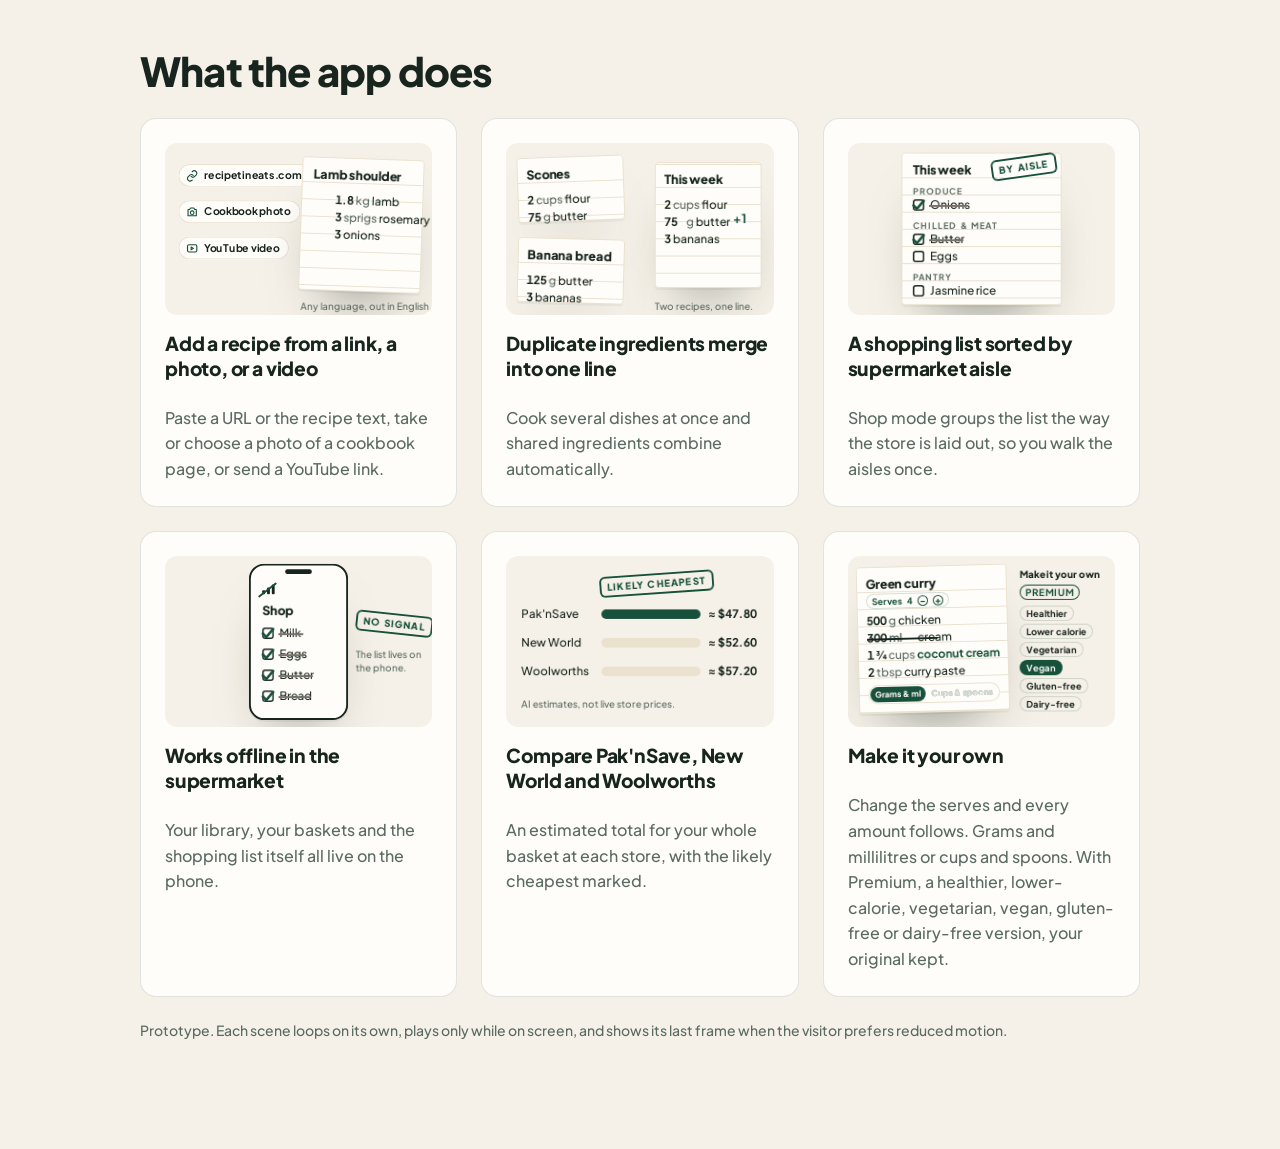
<file: concepts/cards/template.html>
<!doctype html>
<html lang="en-NZ">
<head>
<meta charset="utf-8">
<meta name="viewport" content="width=device-width, initial-scale=1">
<title>Card animations · prototype</title>
<script>document.documentElement.className = 'js';</script>
<link href="https://fonts.googleapis.com/css2?family=Plus+Jakarta+Sans:wght@500;600;700;800&display=swap" rel="stylesheet">
<link rel="stylesheet" href="../../public/chrome.css">
<style>
/* =========================================================================
   PROTOTYPE: one small looping scene per "What the app does" card, in the
   hero animation's language: the same paper cards with rule lines and the
   deep paper shadow, the same produce drawings and woven basket, the same
   easings, settles and squashes, Web Animations on transform and opacity
   only. Each scene is drawn at 280 x 180 and scaled to the card's width.
   The produce drawings and the basket are copied from index.html by the
   build step, never redrawn here.
   ========================================================================= */
body { padding: 48px var(--page-x) 96px; }
.inner { max-width: 1000px; margin: 0 auto; }
.cards { display: grid; grid-template-columns: repeat(3, 1fr); gap: 24px; }
@media (max-width: 900px) { .cards { grid-template-columns: repeat(2, 1fr); } }
@media (max-width: 620px) { .cards { grid-template-columns: 1fr; } }
.cell { background: var(--surface); border: 1px solid var(--hair); border-radius: 16px; padding: 24px; display: flex; flex-direction: column; gap: 16px; }
.cell p { margin: 0; font-size: clamp(15px, 1.25vw, 18px); line-height: 1.6; color: var(--muted); }

.fit { position: relative; width: 100%; aspect-ratio: 280 / 180; border-radius: 12px; background: var(--bg); overflow: hidden; }
.scene { position: absolute; left: 0; top: 0; width: 280px; height: 180px; transform-origin: 0 0; }
.scene * { position: absolute; margin: 0; }
.scene .paper, .scene .ln, .scene .t, .scene .cap, .scene .chip, .scene .stamp, .scene .ico, .scene .tick, .scene .strike, .scene .plus, .scene .bar, .scene .amt, .scene .aisle, .scene .bx { will-change: transform, opacity; }

/* Paper, as in the hero: ruled lines, the deep soft shadow */
.paper { border-radius: 4px; background: var(--surface); background-image: repeating-linear-gradient(transparent 0 17px, var(--rule) 17px 18px); background-position: 0 9px; box-shadow: var(--shadow-paper), inset 0 0 0 1px var(--rule); }
.t { font: 800 13px/18px var(--font-body); letter-spacing: -.01em; color: var(--text); white-space: nowrap; }
.ln { height: 18px; font: 500 12px/18px var(--font-body); color: var(--text); white-space: nowrap; }
.ln b { position: static; font-weight: 700; font-variant-numeric: tabular-nums; }
.ln .m { position: static; color: var(--muted); }
.ln .sw { position: static; color: var(--accent); font-weight: 700; }
.roll { position: static; display: inline-block; height: 18px; overflow: hidden; vertical-align: top; }
.roll .col { position: static; display: flex; flex-direction: column; }
.roll .col > span { position: static; height: 18px; font-weight: 700; font-variant-numeric: tabular-nums; }
.cap { font: 500 10px/14px var(--font-body); color: var(--muted); white-space: nowrap; }
.aisle { font: 700 9px/14px var(--font-body); letter-spacing: .12em; text-transform: uppercase; color: var(--muted); white-space: nowrap; }
.strike { height: 1.5px; background: var(--text); transform-origin: left center; }
.strike.soft { background: var(--checked); }
.bx { width: 12px; height: 12px; border-radius: 3px; box-shadow: inset 0 0 0 1.5px var(--text); }
.tick { width: 16px; height: 16px; fill: none; stroke: var(--accent); stroke-width: 3; stroke-linecap: round; stroke-linejoin: round; }
.ico { width: 24px; height: 24px; }
.ico svg { position: static; display: block; width: 24px; height: 24px; overflow: visible; }

/* Source chips (a link, a photo, a video): the hero's Premium chip, filled */
.src { height: 24px; padding: 0 10px 0 8px; border-radius: 12px; background: var(--surface); box-shadow: var(--shadow), inset 0 0 0 1px var(--rule); font: 700 11px/24px var(--font-body); color: var(--text); white-space: nowrap; display: flex; gap: 6px; align-items: center; transform-origin: 50% 50%; }
.src svg { position: static; width: 13px; height: 13px; fill: none; stroke: var(--accent); stroke-width: 2.2; stroke-linecap: round; stroke-linejoin: round; }
/* The hero's chip and stamp */
.chip { height: 16px; padding: 0 6px; border-radius: 8px; font: 700 10px/16px var(--font-body); letter-spacing: .06em; text-transform: uppercase; box-shadow: inset 0 0 0 1px var(--accent); color: var(--accent); white-space: nowrap; display: flex; gap: 4px; align-items: center; }
.chip svg { position: static; width: 10px; height: 10px; fill: var(--accent); }
.stamp { padding: 0 8px; border-radius: 6px; box-shadow: inset 0 0 0 2px var(--accent); color: var(--accent); font: 800 10px/22px var(--font-body); letter-spacing: .12em; text-transform: uppercase; white-space: nowrap; transform-origin: 50% 50%; }
.plus { font: 700 13px/18px var(--font-body); color: var(--accent); }
.bar { height: 10px; border-radius: 5px; background: var(--rule); transform-origin: left center; }
.bar.win { background: var(--accent); }
.amt { font: 700 12px/18px var(--font-body); font-variant-numeric: tabular-nums; color: var(--text); white-space: nowrap; }
.phone { border-radius: 16px; background: var(--surface); box-shadow: var(--shadow-paper), inset 0 0 0 2px var(--text); }
.phone .notch { left: 38px; top: 6px; width: 28px; height: 5px; border-radius: 3px; background: var(--text); }
.sig { width: 3px; border-radius: 1px; background: var(--text); }
.slash { width: 24px; height: 2px; background: var(--accent); border-radius: 1px; transform-origin: left center; }
/* 6. Make it your own: the recipe screen's own controls, drawn small. The
   serves pill, the units switch and the six version chips are the recipe
   screen's; a "selected" state is a filled twin faded in, so every
   animation stays on transform and opacity. */
.sv { height: 16px; padding: 0 6px; border-radius: 8px; background: var(--surface); box-shadow: inset 0 0 0 1px var(--line); font: 700 9.5px/16px var(--font-body); color: var(--accent); white-space: nowrap; display: flex; gap: 5px; align-items: center; }
.sv > span { position: static; }
.sv .roll { height: 16px; } .sv .roll .col > span { height: 16px; font-size: 9.5px; line-height: 16px; }
.sv .stp { position: static; width: 11px; height: 11px; border-radius: 50%; box-shadow: inset 0 0 0 1px var(--accent); font: 800 10px/11px var(--font-body); text-align: center; color: var(--accent); }
.seg { height: 20px; border-radius: 10px; box-shadow: inset 0 0 0 1px var(--rule); background: var(--surface); }
.seg .th { top: 2px; height: 16px; border-radius: 8px; background: var(--accent); transform-origin: left center; }
.seg .sl { top: 2px; height: 16px; font: 700 8.5px/16px var(--font-body); text-align: center; color: var(--muted); white-space: nowrap; }
.seg .sl.on { color: var(--on-accent); }
.mk { font: 800 10px/14px var(--font-body); letter-spacing: -.01em; color: var(--text); white-space: nowrap; }
.opt { height: 16px; padding: 0 7px; border-radius: 8px; box-shadow: inset 0 0 0 1px var(--line); font: 700 9.5px/16px var(--font-body); color: var(--text); white-space: nowrap; transform-origin: 50% 50%; }
.opt.on { background: var(--accent); color: var(--on-accent); box-shadow: none; }
.scene .sv, .scene .seg .th, .scene .seg .sl, .scene .opt, .scene .mk { will-change: transform, opacity; }
.mini-basket { transform-origin: 50% 100%; }
.mini-basket svg { position: absolute; inset: 0; width: 100%; height: 100%; overflow: visible; }
.hint { margin-top: 24px; font-size: 14px; color: var(--muted); }
html:not(.js) .fit { display: none; }
</style>
</head>
<body>
<div class="inner">
  <h2>What the app does</h2>
  <div class="cards">

    <!-- 1. Add a recipe -->
    <article class="cell">
      <div class="fit"><div class="scene" id="s1">
        <div class="src" id="c1-link" style="left:14px;top:22px"><svg viewBox="0 0 24 24"><path d="M10 13a5 5 0 0 0 7 0l3-3a5 5 0 0 0-7-7l-1 1"/><path d="M14 11a5 5 0 0 0-7 0l-3 3a5 5 0 0 0 7 7l1-1"/></svg>recipetineats.com</div>
        <div class="src" id="c1-photo" style="left:14px;top:60px"><svg viewBox="0 0 24 24"><path d="M4 7h3l2-3h6l2 3h3v12H4z"/><circle cx="12" cy="13" r="3.5"/></svg>Cookbook photo</div>
        <div class="src" id="c1-video" style="left:14px;top:98px"><svg viewBox="0 0 24 24"><rect x="3" y="5" width="18" height="14" rx="3"/><path d="M10 9.5v5l4.5-2.5z"/></svg>YouTube video</div>
        <div class="paper" id="c1-card" style="left:142px;top:16px;width:128px;height:140px;transform:rotate(2deg)">
          <div class="t" id="c1-t" style="left:12px;top:9px">Lamb shoulder</div>
          <div class="ico" id="c1-i0" style="left:10px;top:33px"></div><div class="ln" id="c1-l0" style="left:36px;top:36px"><b>1.8</b> <span class="m">kg</span> lamb</div>
          <div class="ico" id="c1-i1" style="left:10px;top:51px"></div><div class="ln" id="c1-l1" style="left:36px;top:54px"><b>3</b> <span class="m">sprigs</span> rosemary</div>
          <div class="ico" id="c1-i2" style="left:10px;top:69px"></div><div class="ln" id="c1-l2" style="left:36px;top:72px"><b>3</b> onions</div>
        </div>
        <div class="cap" id="c1-cap" style="left:142px;top:164px">Any language, out in English.</div>
      </div></div>
      <h3>Add a recipe from a link, a photo, or a video</h3>
      <p>Paste a URL or the recipe text, take or choose a photo of a cookbook page, or send a YouTube link.</p>
    </article>

    <!-- 2. Duplicates merge -->
    <article class="cell">
      <div class="fit"><div class="scene" id="s2">
        <div class="paper" id="c2-a" style="left:12px;top:14px;width:112px;height:68px;transform:rotate(-2deg)">
          <div class="t" style="left:10px;top:9px">Scones</div>
          <div class="ln" style="left:10px;top:36px"><b>2</b> <span class="m">cups</span> flour</div>
          <div class="ln" id="c2-ba" style="left:10px;top:54px"><b>75</b> <span class="m">g</span> butter</div>
        </div>
        <div class="paper" id="c2-b" style="left:12px;top:100px;width:112px;height:68px;transform:rotate(1.5deg)">
          <div class="t" style="left:10px;top:9px">Banana bread</div>
          <div class="ln" id="c2-bb" style="left:10px;top:36px"><b>125</b> <span class="m">g</span> butter</div>
          <div class="ln" style="left:10px;top:54px"><b>3</b> bananas</div>
        </div>
        <div class="paper" id="c2-list" style="left:156px;top:20px;width:112px;height:132px">
          <div class="t" style="left:10px;top:9px">This week</div>
          <div class="ln" style="left:10px;top:36px"><b>2</b> <span class="m">cups</span> flour</div>
          <div class="ln" id="c2-m" style="left:10px;top:54px"><span class="roll"><span class="col" id="c2-roll"><span>75</span><span>200</span></span></span> <span class="m">g</span> butter</div>
          <div class="ln" style="left:10px;top:72px"><b>3</b> bananas</div>
          <div class="plus" id="c2-plus" style="left:82px;top:50px">+1</div>
        </div>
        <div class="ico" id="c2-i1" style="left:90px;top:60px"></div>
        <div class="ico" id="c2-i2" style="left:90px;top:128px"></div>
        <div class="cap" id="c2-cap" style="left:156px;top:164px">Two recipes, one line.</div>
      </div></div>
      <h3>Duplicate ingredients merge into one line</h3>
      <p>Cook several dishes at once and shared ingredients combine automatically.</p>
    </article>

    <!-- 3. Sorted by aisle -->
    <article class="cell">
      <div class="fit"><div class="scene" id="s3">
        <div class="paper" style="left:56px;top:10px;width:168px;height:160px">
          <div class="t" style="left:12px;top:9px">This week</div>
          <div class="aisle" id="c3-h0" style="left:12px;top:34px">Produce</div>
          <div class="aisle" id="c3-h1" style="left:12px;top:70px">Chilled &amp; meat</div>
          <div class="aisle" id="c3-h2" style="left:12px;top:124px">Pantry</div>
          <div class="bx" id="c3-x0" style="left:12px;top:49px"></div><div class="ln" id="c3-i0" style="left:30px;top:46px">Onions</div>
          <div class="bx" id="c3-x1" style="left:12px;top:85px"></div><div class="ln" id="c3-i1" style="left:30px;top:82px">Butter</div>
          <div class="bx" id="c3-x2" style="left:12px;top:139px"></div><div class="ln" id="c3-i2" style="left:30px;top:136px">Jasmine rice</div>
          <div class="bx" id="c3-x3" style="left:12px;top:103px"></div><div class="ln" id="c3-i3" style="left:30px;top:100px">Eggs</div>
          <svg class="tick" id="c3-k0" viewBox="0 0 18 18" style="left:10px;top:47px"><path d="M3 9.5l4 4L15 4"/></svg>
          <svg class="tick" id="c3-k1" viewBox="0 0 18 18" style="left:10px;top:83px"><path d="M3 9.5l4 4L15 4"/></svg>
          <div class="strike soft" id="c3-s0" style="left:29px;top:55px;width:40px"></div>
          <div class="strike soft" id="c3-s1" style="left:29px;top:91px;width:36px"></div>
        </div>
        <div class="stamp" id="c3-stamp" style="left:150px;top:14px;transform:rotate(-8deg)">By aisle</div>
      </div></div>
      <h3>A shopping list sorted by supermarket aisle</h3>
      <p>Shop mode groups the list the way the store is laid out, so you walk the aisles once.</p>
    </article>

    <!-- 4. Works offline -->
    <article class="cell">
      <div class="fit"><div class="scene" id="s4">
        <div class="phone" style="left:88px;top:8px;width:104px;height:164px">
          <div class="notch"></div>
          <div class="sig" id="c4-s1" style="left:14px;top:22px;height:4px;margin-top:6px"></div>
          <div class="sig" id="c4-s2" style="left:19px;top:22px;height:7px;margin-top:3px"></div>
          <div class="sig" id="c4-s3" style="left:24px;top:22px;height:10px"></div>
          <div class="slash" id="c4-slash" style="left:10px;top:34px;transform:rotate(-38deg)"></div>
          <div class="t" style="left:14px;top:40px">Shop</div>
          <div class="bx" id="c4-b0" style="left:14px;top:67px"></div><div class="ln" style="left:32px;top:64px">Milk</div>
          <div class="bx" id="c4-b1" style="left:14px;top:89px"></div><div class="ln" style="left:32px;top:86px">Eggs</div>
          <div class="bx" id="c4-b2" style="left:14px;top:111px"></div><div class="ln" style="left:32px;top:108px">Butter</div>
          <div class="bx" id="c4-b3" style="left:14px;top:133px"></div><div class="ln" style="left:32px;top:130px">Bread</div>
          <svg class="tick" id="c4-k0" viewBox="0 0 18 18" style="left:12px;top:65px"><path d="M3 9.5l4 4L15 4"/></svg>
          <svg class="tick" id="c4-k1" viewBox="0 0 18 18" style="left:12px;top:87px"><path d="M3 9.5l4 4L15 4"/></svg>
          <svg class="tick" id="c4-k2" viewBox="0 0 18 18" style="left:12px;top:109px"><path d="M3 9.5l4 4L15 4"/></svg>
          <svg class="tick" id="c4-k3" viewBox="0 0 18 18" style="left:12px;top:131px"><path d="M3 9.5l4 4L15 4"/></svg>
          <div class="strike soft" id="c4-t0" style="left:31px;top:73px;width:26px"></div>
          <div class="strike soft" id="c4-t1" style="left:31px;top:95px;width:28px"></div>
          <div class="strike soft" id="c4-t2" style="left:31px;top:117px;width:36px"></div>
          <div class="strike soft" id="c4-t3" style="left:31px;top:139px;width:34px"></div>
        </div>
        <div class="stamp" id="c4-tag" style="left:200px;top:60px;transform:rotate(6deg)">No signal</div>
        <div class="cap" id="c4-cap" style="left:200px;top:96px">The list lives on<br>the phone.</div>
      </div></div>
      <h3>Works offline in the supermarket</h3>
      <p>Your library, your baskets and the shopping list itself all live on the phone.</p>
    </article>

    <!-- 5. Compare stores -->
    <article class="cell">
      <div class="fit"><div class="scene" id="s5">
        <div class="ln" style="left:16px;top:52px">Pak'nSave</div><div class="bar win" id="c5-b0" style="left:100px;top:56px;width:104px"></div><div class="amt" id="c5-a0" style="left:212px;top:52px">≈ $47.80</div>
        <div class="ln" style="left:16px;top:82px">New World</div><div class="bar" id="c5-b1" style="left:100px;top:86px;width:104px"></div><div class="amt" id="c5-a1" style="left:212px;top:82px">≈ $52.60</div>
        <div class="ln" style="left:16px;top:112px">Woolworths</div><div class="bar" id="c5-b2" style="left:100px;top:116px;width:104px"></div><div class="amt" id="c5-a2" style="left:212px;top:112px">≈ $57.20</div>
        <div class="stamp" id="c5-stamp" style="left:98px;top:18px;transform:rotate(-4deg)">Likely cheapest</div>
        <div class="cap" id="c5-cap" style="left:16px;top:148px">AI estimates, not live store prices.</div>
      </div></div>
      <h3>Compare Pak'nSave, New World and Woolworths</h3>
      <p>An estimated total for your whole basket at each store, with the likely cheapest marked.</p>
    </article>

    <!-- 6. Make it your own -->
    <article class="cell">
      <div class="fit"><div class="scene" id="s6">
        <div class="paper" style="left:10px;top:10px;width:158px;height:154px;transform:rotate(-1.5deg)">
          <div class="t" style="left:10px;top:9px">Green curry</div>
          <div class="sv" id="c6-sv" style="left:10px;top:28px"><span>Serves</span><span class="roll"><span class="col" id="c6-serves"><span>4</span><span>6</span></span></span><span class="stp">−</span><span class="stp" id="c6-plus">+</span></div>
          <div class="ln" style="left:10px;top:48px"><span class="roll"><span class="col" id="c6-r0"><span>500</span><span>750</span></span></span> <span class="m">g</span> chicken</div>
          <div class="ln" id="c6-old" style="left:10px;top:66px"><span class="roll"><span class="col" id="c6-r1"><span>300</span><span>450</span><span>1 ¾</span></span></span> <span class="roll"><span class="col m" id="c6-u1"><span>ml</span><span>ml</span><span>cups</span></span></span> cream</div>
          <div class="strike" id="c6-strike" style="left:10px;top:75px;width:74px"></div>
          <div class="ln" id="c6-new" style="left:10px;top:84px"><b>1 ¾</b> <span class="m">cups</span> <span class="sw">coconut cream</span></div>
          <div class="ln" style="left:10px;top:102px"><span class="roll"><span class="col" id="c6-r2"><span>2</span><span>3</span></span></span> <span class="m">tbsp</span> curry paste</div>
          <div class="seg" style="left:10px;top:124px;width:138px">
            <div class="th" id="c6-th" style="left:2px;width:58px"></div>
            <div class="sl" style="left:2px;width:58px">Grams &amp; ml</div><div class="sl on" id="c6-sa" style="left:2px;width:58px">Grams &amp; ml</div>
            <div class="sl" style="left:60px;width:76px">Cups &amp; spoons</div><div class="sl on" id="c6-sb" style="left:60px;width:76px">Cups &amp; spoons</div>
          </div>
        </div>
        <div class="mk" id="c6-mk" style="left:180px;top:12px">Make it your own</div>
        <div class="chip" id="c6-prem" style="left:180px;top:30px">Premium</div>
        <div class="opt" id="c6-o0" style="left:180px;top:52px">Healthier</div>
        <div class="opt" id="c6-o1" style="left:180px;top:71px">Lower calorie</div>
        <div class="opt" id="c6-o2" style="left:180px;top:90px">Vegetarian</div>
        <div class="opt" id="c6-o3" style="left:180px;top:109px">Vegan</div><div class="opt on" id="c6-o3on" style="left:180px;top:109px">Vegan</div>
        <div class="opt" id="c6-o4" style="left:180px;top:128px">Gluten-free</div>
        <div class="opt" id="c6-o5" style="left:180px;top:147px">Dairy-free</div>
      </div></div>
      <h3>Make it your own</h3>
      <p>Change the serves and every amount follows. Grams and millilitres or cups and spoons. With Premium, a healthier, lower-calorie, vegetarian, vegan, gluten-free or dairy-free version, your original kept.</p>
    </article>

  </div>
  <p class="hint">Prototype. Each scene loops on its own, plays only while on screen, and shows its last frame when the visitor prefers reduced motion.</p>
</div>

<script>
(function () {
'use strict';
const RM = matchMedia('(prefers-reduced-motion: reduce)').matches;
const E = { out: 'cubic-bezier(.2,.7,.2,1)', inOut: 'cubic-bezier(.6,0,.3,1)', back: 'cubic-bezier(.34,1.56,.64,1)', lin: 'linear' };

/* The hero's produce drawings, copied in by the build step. */
/*ICON*/
const EXTRA = {
  butter: '<path d="M10 34l8-10h44l-8 10z" fill="#F3DF9C"/><path d="M10 34h44v18H10z" fill="#F6E7B0"/><path d="M54 34l8-10v18l-8 10z" fill="#E4C97A"/><path d="M14 36h36M14 40h36" stroke="#FFFFFF" stroke-width="1.5" opacity=".7" stroke-linecap="round"/><path d="M10 34h44v18H10zM54 34l8-10v18l-8 10zM10 34l8-10h44" fill="none" stroke="#B89A48" stroke-width="1.2"/>',
  can: '<path d="M18 18v42c0 4 10 6 22 6s22-2 22-6V18" fill="#F2EEE4"/><ellipse cx="40" cy="18" rx="22" ry="6" fill="#D9D3C5"/><ellipse cx="40" cy="18" rx="16" ry="3.5" fill="#EFEBE2"/><path d="M18 30h44v18H18z" fill="#2E7D5B"/><path d="M24 39h32" stroke="#F3F8F2" stroke-width="2.5" stroke-linecap="round"/><path d="M40 33c4 0 7 3 7 6M40 33c-4 0-7 3-7 6" stroke="#F3F8F2" stroke-width="1.4" fill="none" stroke-linecap="round"/><path d="M18 18v42c0 4 10 6 22 6s22-2 22-6V18" fill="none" stroke="#9C9686" stroke-width="1.2"/>'
};
function icon(el, name) { el.innerHTML = '<svg viewBox="0 0 80 80">' + (ICON[name] || EXTRA[name]) + '</svg>'; }

/* One small timeline per scene: the hero animation's engine, reduced. */
function Scene(id, loop, show, build) {
  const root = document.getElementById(id), $ = s => root.querySelector(s), specs = [];
  const A = (t, el, prop, values, dur, easing, offsets) => specs.push({ t, el: typeof el === 'string' ? $(el) : el, prop, values, dur, easing: easing || E.out, offsets });
  build(A, $, root);
  specs.sort((a, b) => a.t - b.t);
  const seen = new Map();
  const anims = specs.map(sp => {
    if (!sp.el) throw new Error(id + ': missing element');
    let set = seen.get(sp.el); if (!set) seen.set(sp.el, set = new Set());
    const fill = set.has(sp.prop) ? 'forwards' : 'both'; set.add(sp.prop);
    const kf = sp.values.map((v, i) => { const o = {}; o[sp.prop] = v; if (sp.offsets) o.offset = sp.offsets[i]; return o; });
    const a = sp.el.animate(kf, { delay: sp.t, duration: sp.dur, easing: sp.easing, fill }); a.pause(); return a;
  });
  const tick = document.createElement('i'); tick.hidden = true; root.append(tick);
  const clock = tick.animate([{ opacity: 0 }, { opacity: 0 }], { duration: loop }); clock.pause();
  let running = false, inView = false;
  const seek = ms => { anims.forEach(a => { a.currentTime = ms; }); clock.currentTime = ms; };
  const play = () => { anims.forEach(a => a.play()); clock.play(); running = true; };
  const pause = () => { anims.forEach(a => a.pause()); clock.pause(); running = false; };
  clock.onfinish = () => { if (running) { seek(0); play(); } };
  if (RM) { seek(show); return; }
  seek(0);
  const sync = () => { if (inView && !document.hidden) { if (!running) play(); } else if (running) pause(); };
  new IntersectionObserver(es => { inView = es[0].isIntersecting; sync(); }, { threshold: .3 }).observe(root.parentElement);
  document.addEventListener('visibilitychange', sync);
}
function fit() { document.querySelectorAll('.fit').forEach(f => { f.firstElementChild.style.transform = 'scale(' + (f.clientWidth / 280).toFixed(4) + ')'; }); }
fit(); addEventListener('resize', fit);

/* The hero's throw: an arc with a pop at the start, a turn in the air, and a
   settle on landing. `base` is the element's resting transform (rotation),
   from/to are offsets from where it sits. */
function arc(A, t, el, from, to, dur, opt) {
  opt = opt || {}; const N = 14, vals = [], offs = [], apex = Math.min(from[1], to[1]) - (opt.lift || 40), ctrl = [(from[0] + to[0]) / 2, apex], rot = opt.rot || 0, end = opt.scale == null ? 1 : opt.scale;
  for (let i = 0; i <= N; i++) {
    const u = i / N, k = u < .5 ? 2 * u * u : 1 - Math.pow(-2 * u + 2, 2) / 2;
    const x = (1 - k) * (1 - k) * from[0] + 2 * (1 - k) * k * ctrl[0] + k * k * to[0];
    const y = (1 - k) * (1 - k) * from[1] + 2 * (1 - k) * k * ctrl[1] + k * k * to[1];
    const pop = u < .16 ? .4 + .6 * (1 - Math.pow(1 - u / .16, 3)) : 1;
    vals.push('translate(' + x.toFixed(1) + 'px,' + y.toFixed(1) + 'px) rotate(' + (rot * k).toFixed(1) + 'deg) scale(' + (pop * (1 + (end - 1) * k)).toFixed(3) + ')'); offs.push(u);
  }
  A(t, el, 'transform', vals, dur, E.lin, offs);
  const rest = vals[vals.length - 1];
  if (opt.settle !== false) A(t + dur, el, 'transform', [rest, rest + ' scale(1.08,.92)', rest + ' scale(.98,1.02)', rest], 300, E.out, [0, .35, .7, 1]);
  return t + dur;
}
const tick = (A, t, sel) => { A(t, sel, 'opacity', [0, 1], 120); A(t, sel, 'transform', ['scale(0)', 'scale(1)'], 320, E.back); };
const hide = (A, sels) => sels.forEach(s => A(0, s, 'opacity', [0, 0], 1));
const fadeLoop = (A, root, end) => { A(0, root, 'opacity', [0, 1], 360, E.out); A(end, root, 'opacity', [1, 0], 440, E.inOut); };

/* 1. Add a recipe ------------------------------------------------------- */
Scene('s1', 7400, 5400, (A, $, root) => {
  fadeLoop(A, root, 6900);
  icon($('#c1-i0'), 'lamb'); icon($('#c1-i1'), 'rosemary'); icon($('#c1-i2'), 'onion');
  hide(A, ['#c1-t', '#c1-l0', '#c1-l1', '#c1-l2', '#c1-i0', '#c1-i1', '#c1-i2', '#c1-cap']);
  A(0, '#c1-card', 'transform', ['translateY(-24px) rotate(6deg)', 'translateY(0) rotate(2deg)'], 800, E.back);
  A(500, '#c1-t', 'opacity', [0, 1], 320);
  const srcs = [['#c1-link', 1100, 0], ['#c1-photo', 2500, 1], ['#c1-video', 3900, 2]];
  srcs.forEach(([s, t, i]) => {
    A(200 + i * 150, s, 'opacity', [0, 1], 300); A(200 + i * 150, s, 'transform', ['translateX(-10px)', 'translateX(0)'], 420);
    // from the chip to the card's line, arcing up, shrinking as it goes
    arc(A, t, s, [0, 0], [142, 30 - 20 * i], 700, { lift: 46, rot: 8, scale: .25, settle: false });
    A(t + 480, s, 'opacity', [1, 0], 220);
    A(t + 640, '#c1-card', 'transform', ['translateY(0) rotate(2deg)', 'translateY(3px) rotate(2deg) scale(1.03,.97)', 'translateY(0) rotate(2deg)'], 360, E.out, [0, .4, 1]);
    const line = '#c1-l' + i, ic = '#c1-i' + i;
    A(t + 720, line, 'opacity', [0, 1], 300); A(t + 720, line, 'transform', ['translateX(-8px)', 'translateX(0)'], 380);
    A(t + 760, ic, 'opacity', [0, 1], 240); A(t + 760, ic, 'transform', ['scale(.4)', 'scale(1)'], 420, E.back);
  });
  A(5300, '#c1-cap', 'opacity', [0, 1], 360);
});

/* 2. Duplicates merge --------------------------------------------------- */
Scene('s2', 7400, 5600, (A, $, root) => {
  fadeLoop(A, root, 6900);
  icon($('#c2-i1'), 'butter'); icon($('#c2-i2'), 'butter');
  hide(A, ['#c2-m', '#c2-plus', '#c2-cap']);
  A(0, '#c2-a', 'transform', ['translateX(-20px) rotate(-2deg)', 'translateX(0) rotate(-2deg)'], 600, E.out);
  A(120, '#c2-b', 'transform', ['translateX(-20px) rotate(1.5deg)', 'translateX(0) rotate(1.5deg)'], 600, E.out);
  A(240, '#c2-list', 'transform', ['translateX(20px)', 'translateX(0)'], 600, E.out);
  A(0, '#c2-roll', 'transform', ['translateY(0)', 'translateY(0)'], 1);
  // butter from Scones flies to the list; its line appears there
  A(1200, '#c2-ba', 'opacity', [1, .3], 300);
  const l1 = arc(A, 1250, '#c2-i1', [0, 0], [84, 14], 700, { lift: 50, rot: -18, scale: .7 });
  A(l1 - 60, '#c2-i1', 'opacity', [1, 0], 200); A(l1, '#c2-m', 'opacity', [0, 1], 260); A(l1, '#c2-m', 'transform', ['translateX(-6px)', 'translateX(0)'], 340);
  A(l1, '#c2-list', 'transform', ['translateX(0)', 'translate(0,2px) scale(1.02,.98)', 'translateX(0)'], 340, E.out, [0, .4, 1]);
  // butter from Banana bread lands on the same line: the amount rolls, +1
  A(2800, '#c2-bb', 'opacity', [1, .3], 300);
  const l2 = arc(A, 2850, '#c2-i2', [0, 0], [84, -54], 760, { lift: 56, rot: 16, scale: .7 });
  A(l2 - 60, '#c2-i2', 'opacity', [1, 0], 200);
  A(l2, '#c2-roll', 'transform', ['translateY(0)', 'translateY(-18px)'], 460, E.back);
  A(l2, '#c2-m', 'transform', ['scale(1)', 'scale(1.1)', 'scale(1)'], 460, E.out);
  A(l2, '#c2-list', 'transform', ['translateX(0)', 'translate(0,2px) scale(1.02,.98)', 'translateX(0)'], 340, E.out, [0, .4, 1]);
  A(l2 + 40, '#c2-plus', 'opacity', [0, 1, 1, 0], 1200, E.lin, [0, .12, .7, 1]); A(l2 + 40, '#c2-plus', 'transform', ['translateY(0) scale(.6)', 'translateY(-16px) scale(1)'], 1200, E.out);
  A(4800, '#c2-cap', 'opacity', [0, 1], 360);
});

/* 3. Sorted by aisle ---------------------------------------------------- */
Scene('s3', 7400, 5800, (A, $, root) => {
  fadeLoop(A, root, 6900);
  hide(A, ['#c3-h0', '#c3-h1', '#c3-h2', '#c3-stamp', '#c3-k0', '#c3-k1']);
  A(0, '#c3-s0', 'transform', ['scaleX(0)', 'scaleX(0)'], 1); A(0, '#c3-s1', 'transform', ['scaleX(0)', 'scaleX(0)'], 1);
  // jumbled at first, in four rows from top 34; the markup holds the final places
  const finalTop = { i1: 82, i2: 136, i0: 46, i3: 100 }, order = ['i1', 'i2', 'i0', 'i3'];
  order.forEach((k, r) => {
    const d = (34 + r * 18) - finalTop[k];
    ['#c3-' + k, '#c3-x' + k.slice(1)].forEach(s => A(0, s, 'transform', ['translateY(' + d + 'px)', 'translateY(' + d + 'px)'], 1));
  });
  A(1300, '#c3-stamp', 'opacity', [0, 1], 120); A(1300, '#c3-stamp', 'transform', ['rotate(-8deg) scale(1.7)', 'rotate(-8deg) scale(1)'], 380, E.back);
  order.forEach((k, r) => {
    const d = (34 + r * 18) - finalTop[k];
    ['#c3-' + k, '#c3-x' + k.slice(1)].forEach(s => A(1900 + r * 110, s, 'transform', ['translateY(' + d + 'px)', 'translateY(0)'], 820, E.inOut));
  });
  A(2500, '#c3-h0', 'opacity', [0, 1], 360); A(2650, '#c3-h1', 'opacity', [0, 1], 360); A(2800, '#c3-h2', 'opacity', [0, 1], 360);
  tick(A, 4200, '#c3-k0'); A(4280, '#c3-s0', 'transform', ['scaleX(0)', 'scaleX(1)'], 260); A(4280, '#c3-i0', 'opacity', [1, .5], 260);
  tick(A, 4800, '#c3-k1'); A(4880, '#c3-s1', 'transform', ['scaleX(0)', 'scaleX(1)'], 260); A(4880, '#c3-i1', 'opacity', [1, .5], 260);
});

/* 4. Works offline ------------------------------------------------------ */
Scene('s4', 7400, 5800, (A, $, root) => {
  fadeLoop(A, root, 6900);
  hide(A, ['#c4-slash', '#c4-tag', '#c4-cap', '#c4-k0', '#c4-k1', '#c4-k2', '#c4-k3']);
  ['#c4-t0', '#c4-t1', '#c4-t2', '#c4-t3'].forEach(s => A(0, s, 'transform', ['scaleX(0)', 'scaleX(0)'], 1));
  A(0, $('.phone'), 'transform', ['translateY(16px)', 'translateY(0)'], 700, E.out);
  const done = (t, i) => { tick(A, t, '#c4-k' + i); A(t + 80, '#c4-t' + i, 'transform', ['scaleX(0)', 'scaleX(1)'], 240); };
  done(1000, 0);
  // the signal goes
  A(1900, '#c4-s3', 'opacity', [1, .18], 300); A(2100, '#c4-s2', 'opacity', [1, .18], 300); A(2300, '#c4-s1', 'opacity', [1, .18], 300);
  A(2400, '#c4-slash', 'opacity', [0, 1], 160); A(2400, '#c4-slash', 'transform', ['rotate(-38deg) scaleX(0)', 'rotate(-38deg) scaleX(1)'], 320);
  A(2500, '#c4-tag', 'opacity', [0, 1], 120); A(2500, '#c4-tag', 'transform', ['rotate(6deg) scale(1.6)', 'rotate(6deg) scale(1)'], 380, E.back);
  // and the ticks keep landing
  done(3300, 1); done(4000, 2); done(4700, 3);
  A(3700, '#c4-cap', 'opacity', [0, 1], 360);
});

/* 5. Compare stores ----------------------------------------------------- */
Scene('s5', 7400, 5600, (A, $, root) => {
  fadeLoop(A, root, 6900);
  hide(A, ['#c5-stamp', '#c5-cap']);
  [['#c5-b0', '#c5-a0', .62], ['#c5-b1', '#c5-a1', .78], ['#c5-b2', '#c5-a2', .92]].forEach(([b, a, w], i) => {
    A(0, b, 'transform', ['scaleX(0)', 'scaleX(0)'], 1); A(0, a, 'opacity', [0, 0], 1);
    A(700 + i * 380, b, 'transform', ['scaleX(0)', 'scaleX(' + w + ')'], 1000, E.out);
    A(1400 + i * 380, a, 'opacity', [0, 1], 320); A(1400 + i * 380, a, 'transform', ['translateX(-6px)', 'translateX(0)'], 380);
  });
  A(3400, '#c5-stamp', 'opacity', [0, 1], 120); A(3400, '#c5-stamp', 'transform', ['rotate(-4deg) scale(1.7)', 'rotate(-4deg) scale(1)'], 380, E.back);
  A(3500, '#c5-b0', 'transform', ['scaleX(.62)', 'scaleX(.62) scaleY(1.25)', 'scaleX(.62)'], 420, E.out);
  A(4200, '#c5-cap', 'opacity', [0, 1], 360);
});

/* 6. Make it your own ---------------------------------------------------- */
Scene('s6', 9600, 7800, (A, $, root) => {
  fadeLoop(A, root, 9100);
  hide(A, ['#c6-prem', '#c6-new', '#c6-o3on', '#c6-sb']);
  A(0, '#c6-strike', 'transform', ['scaleX(0)', 'scaleX(0)'], 1);
  ['#c6-serves', '#c6-r0', '#c6-r1', '#c6-u1', '#c6-r2'].forEach(r => A(0, r, 'transform', ['translateY(0)', 'translateY(0)'], 1));
  A(0, $('.paper'), 'transform', ['translateY(-20px) rotate(-5deg)', 'translateY(0) rotate(-1.5deg)'], 800, E.back);
  A(200, '#c6-mk', 'opacity', [0, 1], 300); A(200, '#c6-mk', 'transform', ['translateX(8px)', 'translateX(0)'], 420);
  ['#c6-o0', '#c6-o1', '#c6-o2', '#c6-o3', '#c6-o4', '#c6-o5'].forEach((o, i) => {
    A(0, o, 'opacity', [0, 0], 1);
    A(320 + i * 90, o, 'opacity', [0, 1], 260); A(320 + i * 90, o, 'transform', ['translateX(10px)', 'translateX(0)'], 420);
  });
  // 1. Serves 4 -> 6: a press on +, and every amount rolls with it
  A(1300, '#c6-plus', 'transform', ['scale(1)', 'scale(1.5)', 'scale(1)'], 360, E.out, [0, .4, 1]);
  A(1300, '#c6-sv', 'transform', ['scale(1)', 'scale(1.06)', 'scale(1)'], 360, E.out, [0, .4, 1]);
  A(1420, '#c6-serves', 'transform', ['translateY(0)', 'translateY(-16px)'], 460, E.back);
  A(1520, '#c6-r0', 'transform', ['translateY(0)', 'translateY(-18px)'], 460, E.back);
  A(1620, '#c6-r1', 'transform', ['translateY(0)', 'translateY(-18px)'], 460, E.back);
  A(1720, '#c6-r2', 'transform', ['translateY(0)', 'translateY(-18px)'], 460, E.back);
  // 2. Grams & ml -> Cups & spoons: the thumb slides and widens; the cream becomes 1 3/4 cups (250 ml cups, the app's), the chicken stays in grams
  A(3000, '#c6-th', 'transform', ['translateX(0) scaleX(1)', 'translateX(58px) scaleX(1.31)'], 520, E.inOut);
  A(3000, '#c6-sa', 'opacity', [1, 0], 260); A(3160, '#c6-sb', 'opacity', [0, 1], 300);
  A(3320, '#c6-r1', 'transform', ['translateY(-18px)', 'translateY(-36px)'], 460, E.back);
  A(3320, '#c6-u1', 'transform', ['translateY(-18px)', 'translateY(-36px)'], 460, E.back);
  // 3. Vegan: the chip is pressed and fills, Premium shows, cream is swapped for coconut cream
  A(4700, '#c6-o3', 'transform', ['scale(1)', 'scale(.92)', 'scale(1)'], 360, E.out, [0, .4, 1]);
  A(4700, '#c6-o3on', 'transform', ['scale(1)', 'scale(.92)', 'scale(1)'], 360, E.out, [0, .4, 1]);
  A(4820, '#c6-o3on', 'opacity', [0, 1], 240);
  A(4900, '#c6-prem', 'opacity', [0, 1], 200); A(4900, '#c6-prem', 'transform', ['scale(.6)', 'scale(1)'], 380, E.back);
  A(5500, '#c6-strike', 'transform', ['scaleX(0)', 'scaleX(1)'], 300);
  A(5700, '#c6-old', 'opacity', [1, .35], 300);
  A(5900, '#c6-new', 'opacity', [0, 1], 300); A(5900, '#c6-new', 'transform', ['translateY(5px)', 'translateY(0)'], 360);
  A(5900, $('.paper'), 'transform', ['translateY(0) rotate(-1.5deg)', 'translateY(2px) rotate(-1.5deg) scale(1.02,.98)', 'translateY(0) rotate(-1.5deg)'], 360, E.out, [0, .4, 1]);
});
})();
</script>
</body>
</html>
</file>
<file: styles.css>
/*
 * The Fern Basket — website styles.
 *
 * Every colour below is copied verbatim from the app's single source of
 * truth: src/theme/tokens.ts in ecocraftnz/basket-trans-tasman (which is
 * itself generated from design_handoff_basket_app/design-tokens.json).
 * Never invent a hex value here — if a colour is needed that the app does
 * not define, add it to the app's tokens first.
 *
 * Spacing follows the same 8pt grid the app uses (4 and 12 allowed as
 * micro-steps), and the type scale mirrors src/theme/tokens.ts `type`.
 */

/* ---- Tokens: light (tokens.ts → color.light) ---------------------------- */
:root {
  --primary: #17513B;
  --primary-pressed: #123F2E;
  --on-primary: #F3F8F2;
  --ocean: #2C6E8F;
  --accent: #17513B;
  --bg: #F6F1E8;
  --surface: #FFFDF9;
  --surface-border: #EAE1CF;
  --surface-nav: #FFFDF9;
  --text: #17251E;
  --text-muted: #5C6B62;
  --text-faint: #647268;
  --success-bg: #E6F0E6;
  --success-border: #CFE3CF;
  --success-text: #2E6B4C;
  --warn: #8F5E10;
  --warn-bg: #FBF4E4;
  --warn-border: #F0E4C6;
  --premium-gold: #F3D98A;

  /* 8pt grid (tokens.ts `spacing`) */
  --sp-xs: 4px;
  --sp-sm: 8px;
  --sp-md: 12px;
  --sp-lg: 16px;
  --sp-xl: 24px;
  --sp-xxl: 32px;
  --gutter: 24px;
  --section-gap: 32px;

  /* tokens.ts `radius` and `size` */
  --r-sm: 8px;
  --r-md: 12px;
  --r-lg: 16px;
  --r-xl: 22px;
  --button-height: 56px;
  --min-touch: 44px;

  --maxw: 1080px;
  --font: 'Plus Jakarta Sans', -apple-system, BlinkMacSystemFont, 'Segoe UI',
    Roboto, Helvetica, Arial, sans-serif;
}

/* ---- Tokens: dark (tokens.ts → color.dark) ------------------------------
   The app's userInterfaceStyle is "automatic", so the site follows the OS
   the same way. Only the values that differ are restated.                  */
@media (prefers-color-scheme: dark) {
  :root {
    --primary: #2E7D5B;
    --primary-pressed: #256A4C;
    --on-primary: #F3F8F2;
    --ocean: #6FC79B;
    --accent: #6FC79B;
    --bg: #0E1713;
    --surface: #17211C;
    --surface-border: #26332B;
    --surface-nav: #12201A;
    --text: #EAF0EC;
    --text-muted: #8A968F;
    --text-faint: #828E86;
    --success-bg: #152A20;
    --success-border: #1F3A2C;
    --success-text: #8FB49F;
    --warn: #E9C572;
    --warn-bg: #241E12;
    --warn-border: #40361E;
    --premium-gold: #F3D98A;
  }
}

/* ---- Base --------------------------------------------------------------- */
*,
*::before,
*::after {
  box-sizing: border-box;
}

html {
  scroll-behavior: smooth;
}

body {
  margin: 0;
  background: var(--bg);
  color: var(--text);
  font-family: var(--font);
  font-weight: 500;
  /* tokens.ts type.body — 15/24 */
  font-size: 15px;
  line-height: 24px;
  -webkit-font-smoothing: antialiased;
}

img {
  max-width: 100%;
  display: block;
}

a {
  color: var(--ocean);
  text-decoration: none;
}

a:hover {
  text-decoration: underline;
}

:focus-visible {
  outline: 2px solid var(--primary);
  outline-offset: 3px;
  border-radius: var(--r-sm);
}

.wrap {
  width: 100%;
  max-width: var(--maxw);
  margin: 0 auto;
  padding: 0 var(--gutter);
}

.skip-link {
  position: absolute;
  left: -9999px;
}

.skip-link:focus {
  left: var(--gutter);
  top: var(--sp-lg);
  z-index: 10;
  background: var(--surface);
  color: var(--text);
  padding: var(--sp-md) var(--sp-lg);
  border: 1px solid var(--surface-border);
  border-radius: var(--r-md);
}

/* ---- Type scale (tokens.ts `type`) -------------------------------------- */
h1,
h2,
h3 {
  margin: 0;
  font-weight: 800;
  color: var(--text);
}

h1 {
  /* display: 27/32, -0.54 — scaled up for the desktop hero */
  font-size: clamp(32px, 6vw, 52px);
  line-height: 1.15;
  letter-spacing: -0.02em;
}

h2 {
  /* title: 23/28, -0.46 */
  font-size: clamp(23px, 3.4vw, 30px);
  line-height: 1.2;
  letter-spacing: -0.02em;
}

h3 {
  /* heading: 16/20 */
  font-size: 16px;
  line-height: 20px;
}

p {
  margin: 0;
}

.muted {
  color: var(--text-muted);
  font-weight: 500;
}

.overline {
  /* tokens.ts type.overline */
  font-size: 12px;
  line-height: 16px;
  font-weight: 800;
  letter-spacing: 0.72px;
  text-transform: uppercase;
  color: var(--success-text);
}

.caption {
  font-size: 12px;
  line-height: 16px;
  color: var(--text-faint);
}

/* ---- Header ------------------------------------------------------------- */
.site-header {
  position: sticky;
  top: 0;
  z-index: 5;
  background: color-mix(in srgb, var(--surface-nav) 88%, transparent);
  backdrop-filter: blur(12px);
  border-bottom: 1px solid var(--surface-border);
}

.site-header .wrap {
  display: flex;
  align-items: center;
  justify-content: space-between;
  gap: var(--sp-lg);
  min-height: 64px;
}

.brand {
  display: flex;
  align-items: center;
  gap: var(--sp-md);
  color: var(--text);
  font-weight: 800;
  font-size: 16px;
  line-height: 20px;
}

.brand:hover {
  text-decoration: none;
}

.brand img {
  width: 32px;
  height: 32px;
  object-fit: contain;
}

.site-nav {
  display: flex;
  align-items: center;
  gap: var(--sp-xl);
}

.site-nav a {
  color: var(--text-muted);
  font-size: 13px;
  line-height: 16px;
  font-weight: 700;
  display: inline-flex;
  align-items: center;
  min-height: var(--min-touch);
}

.site-nav a:hover {
  color: var(--text);
  text-decoration: none;
}

@media (max-width: 720px) {
  .site-nav {
    display: none;
  }
}

/* ---- Sections ----------------------------------------------------------- */
section {
  padding: clamp(48px, 9vw, 96px) 0;
}

.section-head {
  max-width: 680px;
  margin-bottom: var(--sp-xxl);
  display: grid;
  gap: var(--sp-md);
}

/* ---- Hero --------------------------------------------------------------- */
.hero {
  text-align: center;
  padding-top: clamp(40px, 8vw, 80px);
}

.hero-logo {
  width: clamp(96px, 18vw, 132px);
  height: auto;
  margin: 0 auto var(--sp-xl);
}

.hero-sub {
  margin: var(--sp-lg) auto 0;
  max-width: 46ch;
  font-size: clamp(16px, 2.2vw, 19px);
  line-height: 1.6;
  color: var(--text-muted);
}

.hero-region {
  display: inline-flex;
  align-items: center;
  gap: var(--sp-sm);
  margin-bottom: var(--sp-lg);
  padding: 6px var(--sp-md);
  border-radius: 999px;
  background: var(--success-bg);
  border: 1px solid var(--success-border);
  color: var(--success-text);
  font-size: 12px;
  line-height: 16px;
  font-weight: 800;
  letter-spacing: 0.72px;
  text-transform: uppercase;
}

/* ---- Store badges (PLACEHOLDERS) ---------------------------------------
   These are deliberately inert until the real listing URLs exist. See the
   comments in index.html for exactly what to change to switch one on.     */
.store-links {
  display: flex;
  flex-wrap: wrap;
  gap: var(--sp-md);
  justify-content: center;
  margin-top: var(--sp-xxl);
}

.store-badge {
  display: inline-flex;
  align-items: center;
  gap: var(--sp-md);
  min-height: var(--button-height);
  padding: var(--sp-md) var(--sp-xl);
  border-radius: var(--r-lg);
  background: var(--primary);
  color: var(--on-primary);
  border: 1px solid var(--primary);
  text-align: left;
  font-family: inherit;
  text-decoration: none;
}

.store-badge:hover {
  background: var(--primary-pressed);
  border-color: var(--primary-pressed);
  text-decoration: none;
}

.store-badge svg {
  width: 24px;
  height: 24px;
  flex: none;
  fill: currentColor;
}

.store-badge .badge-lines {
  display: grid;
}

.store-badge .badge-kicker {
  font-size: 12px;
  line-height: 16px;
  font-weight: 500;
  opacity: 0.85;
}

.store-badge .badge-name {
  font-size: 16px;
  line-height: 20px;
  font-weight: 800;
}

/* The "not published yet" state. Remove `is-placeholder` (and the
   aria-disabled attribute) once a real href is in place. */
.store-badge.is-placeholder {
  background: transparent;
  color: var(--text-muted);
  border: 1px dashed var(--surface-border);
  cursor: not-allowed;
}

.store-badge.is-placeholder:hover {
  background: transparent;
  border-color: var(--surface-border);
}

.store-note {
  margin-top: var(--sp-md);
  text-align: center;
}

/* ---- Cards -------------------------------------------------------------- */
.grid {
  display: grid;
  gap: var(--sp-lg);
}

.grid-3 {
  grid-template-columns: repeat(3, 1fr);
}

.grid-2 {
  grid-template-columns: repeat(2, 1fr);
}

@media (max-width: 880px) {
  .grid-3 {
    grid-template-columns: 1fr;
  }
  .grid-2 {
    grid-template-columns: 1fr;
  }
}

/* Cards use 1px borders, not shadows — the app's rule (tokens.ts). */
.card {
  background: var(--surface);
  border: 1px solid var(--surface-border);
  border-radius: var(--r-xl);
  padding: var(--sp-xl);
  display: grid;
  gap: var(--sp-md);
  align-content: start;
}

.card-icon {
  width: 40px;
  height: 40px;
  border-radius: var(--r-md);
  background: var(--success-bg);
  color: var(--success-text);
  display: grid;
  place-items: center;
  margin-bottom: var(--sp-xs);
}

.card-icon svg {
  width: 20px;
  height: 20px;
  fill: currentColor;
}

/* ---- Steps -------------------------------------------------------------- */
.steps {
  counter-reset: step;
}

.step {
  position: relative;
}

.step .step-no {
  display: inline-grid;
  place-items: center;
  width: 32px;
  height: 32px;
  border-radius: 999px;
  background: var(--primary);
  color: var(--on-primary);
  font-weight: 800;
  font-size: 13px;
  line-height: 16px;
  margin-bottom: var(--sp-xs);
}

/* ---- Feature list ------------------------------------------------------- */
.feature-list {
  list-style: none;
  margin: 0;
  padding: 0;
  display: grid;
  gap: var(--sp-md);
}

.feature-list li {
  display: flex;
  gap: var(--sp-md);
  align-items: flex-start;
}

.feature-list svg {
  width: 20px;
  height: 20px;
  flex: none;
  margin-top: 2px;
  fill: var(--success-text);
}

/* ---- Premium ------------------------------------------------------------ */
.premium {
  border-radius: var(--r-xl);
  border: 1px solid var(--surface-border);
  background: var(--surface);
  padding: clamp(24px, 4vw, 40px);
  display: grid;
  gap: var(--sp-xl);
}

.premium-tag {
  display: inline-flex;
  align-items: center;
  gap: var(--sp-sm);
  align-self: start;
  /* .premium is a grid, so without this the pill stretches the full row. */
  justify-self: start;
  padding: 6px var(--sp-md);
  border-radius: 999px;
  background: var(--premium-gold);
  color: #17251E; /* tokens.ts light.text — premiumGold is identical in both
                     themes, so the label keeps its dark ink in dark mode. */
  font-size: 12px;
  line-height: 16px;
  font-weight: 800;
  letter-spacing: 0.72px;
  text-transform: uppercase;
}

/* ---- Callout ------------------------------------------------------------ */
.callout {
  border-radius: var(--r-lg);
  border: 1px solid var(--warn-border);
  background: var(--warn-bg);
  color: var(--warn);
  padding: var(--sp-lg);
  font-size: 13px;
  line-height: 20px;
  font-weight: 700;
}

/* ---- Footer ------------------------------------------------------------- */
.site-footer {
  border-top: 1px solid var(--surface-border);
  background: var(--surface-nav);
  padding: var(--sp-xxl) 0;
}

.site-footer .wrap {
  display: flex;
  flex-wrap: wrap;
  gap: var(--sp-xl);
  justify-content: space-between;
  align-items: flex-start;
}

.footer-links {
  display: flex;
  flex-wrap: wrap;
  gap: var(--sp-xl);
}

.footer-links a {
  color: var(--text-muted);
  font-size: 13px;
  line-height: 16px;
  font-weight: 700;
  display: inline-flex;
  align-items: center;
  min-height: var(--min-touch);
}

.footer-links a:hover {
  color: var(--text);
}

/* A placeholder link that has no destination yet. */
.is-placeholder-link {
  color: var(--text-faint);
  cursor: not-allowed;
  text-decoration: line-through;
}

.is-placeholder-link:hover {
  color: var(--text-faint);
  text-decoration: line-through;
}
</file>
<file: public/chrome.css>
/*
 * The Fern Basket — the chrome every page shares.
 *
 * Tokens, fonts, the top bar and theme toggle, the logo mark with its rings,
 * the watermarks, the page title and the footer. index.html, PrivacyPolicy/
 * and delete-account/ all link this file FIRST, before anything of their own,
 * so that the three pages look like one site. A change to any of these
 * things is made here, once, never in a page. tools/check-chrome.mjs fails
 * if a page's top bar, watermarks, logo mark or footer markup drifts from
 * the others.
 *
 * Colours: --bg/--surface/--primary/--accent/--text/--rule/--on-accent/
 * --checked match the app's src/theme/tokens.ts (bg, surface, primary,
 * accent, text, surfaceBorder, onPrimary, checkedText). --muted/--line/--hair
 * are this design's own. Small text uses --accent, never --primary: in dark
 * mode --primary is only 3.65:1 on the background, --accent is 8.97:1.
 */
:root {
  --bg:#F6F1E8; --surface:#FFFDF9; --primary:#17513B; --accent:#17513B; --on-accent:#F3F8F2;
  --text:#17251E; --muted:#5A6B62; --checked:#797369;
  --rule:#EAE1CF; --line:rgba(23,81,59,.18); --hair:rgba(23,37,30,.12);
  --logo-filter:none;
  --shadow:0 18px 40px -28px rgba(23,37,30,.4);
  --shadow-paper:0 2px 0 rgba(23,37,30,.05), 0 32px 56px -30px rgba(23,37,30,.5);
  /* One typeface, the app's: Plus Jakarta Sans in the four weights it loads
     (500/600/700/800). Headings are 800 with the app's negative tracking. */
  --font-body:'Plus Jakarta Sans', Helvetica, Arial, sans-serif;
  --page-x:clamp(16px,3.4vw,44px);   /* the side gutter every page uses */
}
html[data-theme="dark"] {
  --bg:#0E1713; --surface:#17211C; --primary:#2E7D5B; --accent:#6FC79B; --on-accent:#0E1713;
  --text:#EAF0EC; --muted:#9DB0A6; --checked:#918B80;
  --rule:#26332B; --line:rgba(111,199,155,.26); --hair:rgba(234,240,236,.14);
  --logo-filter:brightness(0) invert(1) sepia(1) saturate(4) hue-rotate(95deg) brightness(1.1);
  --shadow:0 18px 40px -28px rgba(0,0,0,.6);
  --shadow-paper:0 2px 0 rgba(0,0,0,.3), 0 32px 56px -30px rgba(0,0,0,.9);
}
@media (prefers-color-scheme: dark) {
  html:not([data-theme="light"]) {
    --bg:#0E1713; --surface:#17211C; --primary:#2E7D5B; --accent:#6FC79B; --on-accent:#0E1713;
    --text:#EAF0EC; --muted:#9DB0A6; --checked:#918B80;
    --rule:#26332B; --line:rgba(111,199,155,.26); --hair:rgba(234,240,236,.14);
    --logo-filter:brightness(0) invert(1) sepia(1) saturate(4) hue-rotate(95deg) brightness(1.1);
    --shadow:0 18px 40px -28px rgba(0,0,0,.6);
    --shadow-paper:0 2px 0 rgba(0,0,0,.3), 0 32px 56px -30px rgba(0,0,0,.9);
  }
}

*, *::before, *::after { box-sizing: border-box; }
html { overflow-x: clip; -webkit-text-size-adjust: 100%; }
/* The page colour is on html only: it paints the canvas, under the fixed
   watermark layer. A background on body would paint over that layer. */
html { background:var(--bg); }
html, body { margin:0; padding:0; }
body { color:var(--text); font-family:var(--font-body); font-weight:500; -webkit-font-smoothing:antialiased; }
img { display:block; max-width:100%; }
a { color:var(--accent); text-decoration:none; }
a:hover { color:var(--accent); }
:focus-visible { outline:2px solid var(--primary); outline-offset:3px; border-radius:6px; }

@keyframes fb-in   { from { opacity:0; transform:translateY(12px); } to { opacity:1; transform:none; } }
@keyframes fb-sway { 0%,100% { transform:rotate(-1.6deg) translateY(-3px); } 50% { transform:rotate(1.6deg) translateY(3px); } }
@keyframes fb-ring { 0% { transform:scale(.8); opacity:0; } 20% { opacity:.6; } 100% { transform:scale(1.45); opacity:0; } }

.skip-link { position:absolute; left:-9999px; }
.skip-link:focus {
  left:16px; top:16px; z-index:10; background:var(--surface); color:var(--text);
  display:inline-flex; align-items:center; min-height:44px;
  padding:12px 16px; border:1px solid var(--hair); border-radius:10px;
}

/* ---- Watermarks: the logo mark, large and faint, behind every page.
   One fixed layer the size of the viewport, so the marks sit in the same
   places on every page and at every scroll position, and are never cut off
   by a section edge. z-index -1 puts it above the page background and below
   all content; nothing else may paint its own background over it (a surface
   band is the one deliberate exception). Opacity stays under .07 so nothing
   on top loses contrast; the blur keeps them reading as texture. ----------- */
.watermarks { position:fixed; inset:0; overflow:hidden; pointer-events:none; z-index:-1; }
.watermarks img { position:absolute; max-width:none; filter:var(--logo-filter) blur(.6px); }
.watermarks .wm-a { left:-20%; bottom:-28%; width:92vh; opacity:.055; transform:rotate(-14deg); }
.watermarks .wm-b { right:-10%; top:-24%;  width:60vh; opacity:.05;  transform:rotate(26deg); }
.watermarks .wm-c { left:38%;  top:-18%;   width:34vh; opacity:.04;  transform:rotate(-32deg); }
.watermarks .wm-d { right:-6%; bottom:6%;  width:40vh; opacity:.045; transform:rotate(12deg); }
.watermarks .wm-e { left:6%;   top:34%;    width:22vh; opacity:.04;  transform:rotate(38deg); }

/* ---- Top bar ------------------------------------------------------------ */
.topbar {
  position:relative; z-index:2; display:flex; align-items:baseline;
  justify-content:space-between; gap:16px;
  padding-bottom:clamp(8px,1.4vh,14px); border-bottom:1px solid var(--hair);
  font-size:clamp(10px,.95vw,13px); font-weight:700; letter-spacing:.18em;
  text-transform:uppercase; color:var(--muted);
}
.topbar .region { position:relative; color:var(--muted); }
.topbar .region:hover { color:var(--accent); }
/* The site's few links and the theme toggle, on the right */
.topnav { display:flex; align-items:baseline; gap:24px; flex:none; }
.topnav a { position:relative; color:var(--muted); }
.topnav a:hover { color:var(--accent); }
.topnav a::before { content:""; position:absolute; left:-8px; right:-8px; top:50%; transform:translateY(-50%); height:48px; }
.theme-toggle {
  position:relative; font:inherit; letter-spacing:.18em; text-transform:uppercase; color:var(--muted);
  background:none; border:none; padding:0; cursor:pointer;
  border-bottom:1px solid var(--line);
}
.theme-toggle:hover { color:var(--accent); }
/* Both labels are small by design; the hit area is widened to 48px with an
   overlay rather than padding, so the targets comply without the bar growing. */
.theme-toggle::before, .topbar .region::before {
  content:""; position:absolute; left:-8px; right:-8px; top:50%;
  transform:translateY(-50%); height:48px;
}
@media (max-width: 560px) {
  .topbar { gap:10px; }
  .topbar .region { min-width:0; }
  .topnav { gap:16px; }
}

/* ---- The logo mark with its rings, above every page's title ------------- */
.mark { position:relative; width:clamp(64px,7vw,96px); aspect-ratio:1; display:grid; place-items:center; flex:0 0 auto; }
.mark .ring { position:absolute; inset:-6%; border-radius:50%; border:1px solid var(--line); animation:fb-ring 5s ease-out infinite; }
.mark .ring:nth-child(2) { animation-delay:1.7s; }
.mark .ring:nth-child(3) { animation-delay:3.4s; }
.mark img { position:relative; width:100%; height:100%; object-fit:contain; filter:var(--logo-filter); animation:fb-sway 8s ease-in-out infinite; }

/* ---- Headings, the same on every page ----------------------------------- */
h1 { margin:clamp(16px,2vh,24px) 0 0; font:800 40px/48px var(--font-body); letter-spacing:-.02em; text-wrap:balance; animation:fb-in .7s ease-out both; }
h2 { margin:0 0 24px; font:800 clamp(26px,3.2vw,40px)/1.15 var(--font-body); letter-spacing:-.02em; }
h3 { margin:0 0 8px; font-weight:800; letter-spacing:-.01em; font-size:clamp(17px,1.5vw,21px); line-height:1.3; }
@media (min-width: 768px) { h1 { font-size:56px; line-height:64px; } }

/* ---- A plain page (privacy, delete account): the same gutter, top bar and
   watermarks as the homepage's hero, then the text. ----------------------- */
.page {
  position:relative; color:var(--text);
  padding:clamp(12px,2.4vh,30px) var(--page-x) 0;
}
.page-head { display:flex; flex-direction:column; align-items:flex-start; padding-top:clamp(20px,3vh,32px); }
.page-head .overline { margin:clamp(16px,2vh,24px) 0 0; }
.page-head .overline + h1 { margin-top:8px; }
.page-head .page-meta { margin:8px 0 0; font-size:14px; line-height:20px; color:var(--muted); animation:fb-in .7s ease-out .08s both; }

/* ---- Footer ------------------------------------------------------------- */
.footer {
  position:relative; z-index:1; display:flex; flex-wrap:wrap; align-items:center;
  justify-content:space-between; gap:10px;
  padding:24px var(--page-x); border-top:1px solid var(--hair);
  font-size:clamp(10px,.95vw,13px); font-weight:600; letter-spacing:.04em; color:var(--muted);
}
.footer-inner {
  width:100%; max-width:1000px; margin:0 auto;
  display:flex; flex-wrap:wrap; align-items:center; justify-content:space-between; gap:16px;
}
.footer-links { display:flex; flex-wrap:wrap; gap:8px; margin:0 -8px; }
.footer-links a {
  display:inline-flex; align-items:center; justify-content:center;
  min-width:48px; min-height:48px; padding:0 8px; /* 8px gap = inactive buffer */
}
@media (max-width: 560px) {
  .footer { justify-content:flex-start; }
}

@media (prefers-reduced-motion: reduce) {
  *, *::before, *::after { animation:none !important; transition:none !important; }
}
</file>
